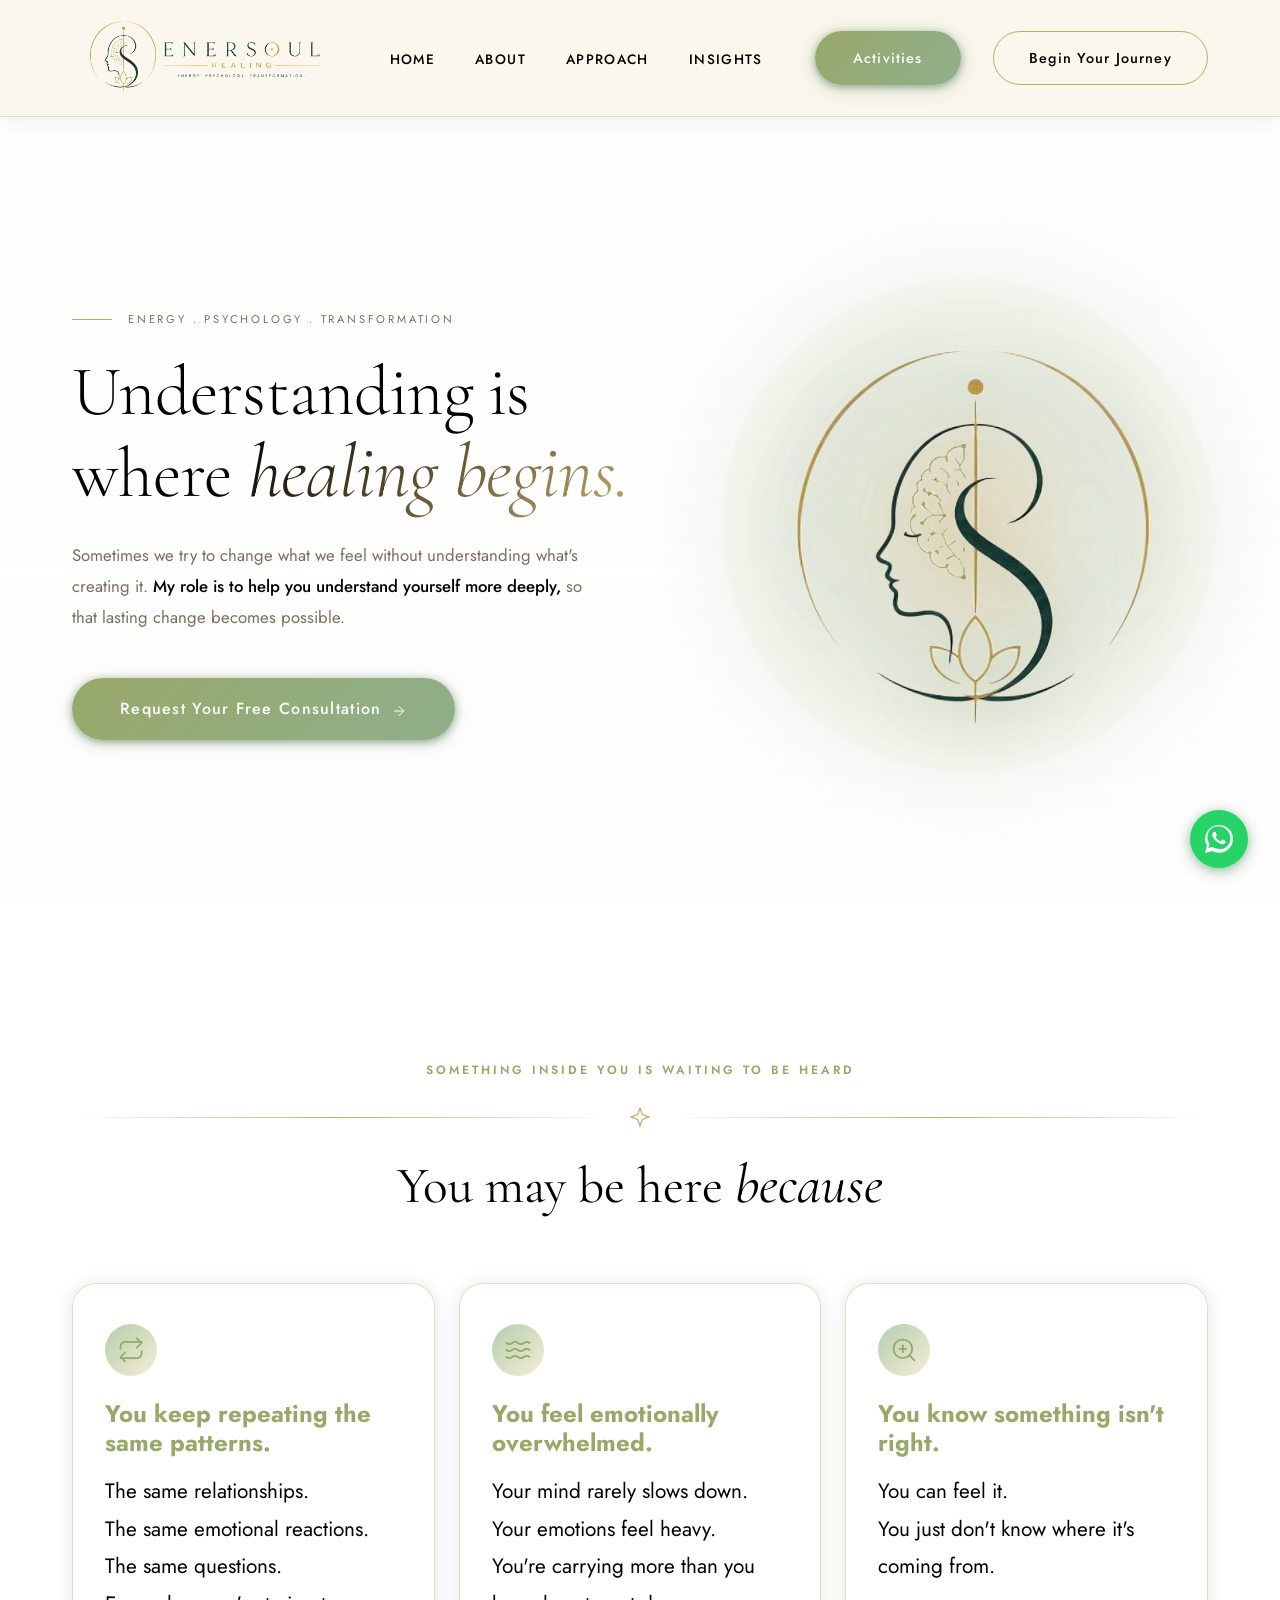
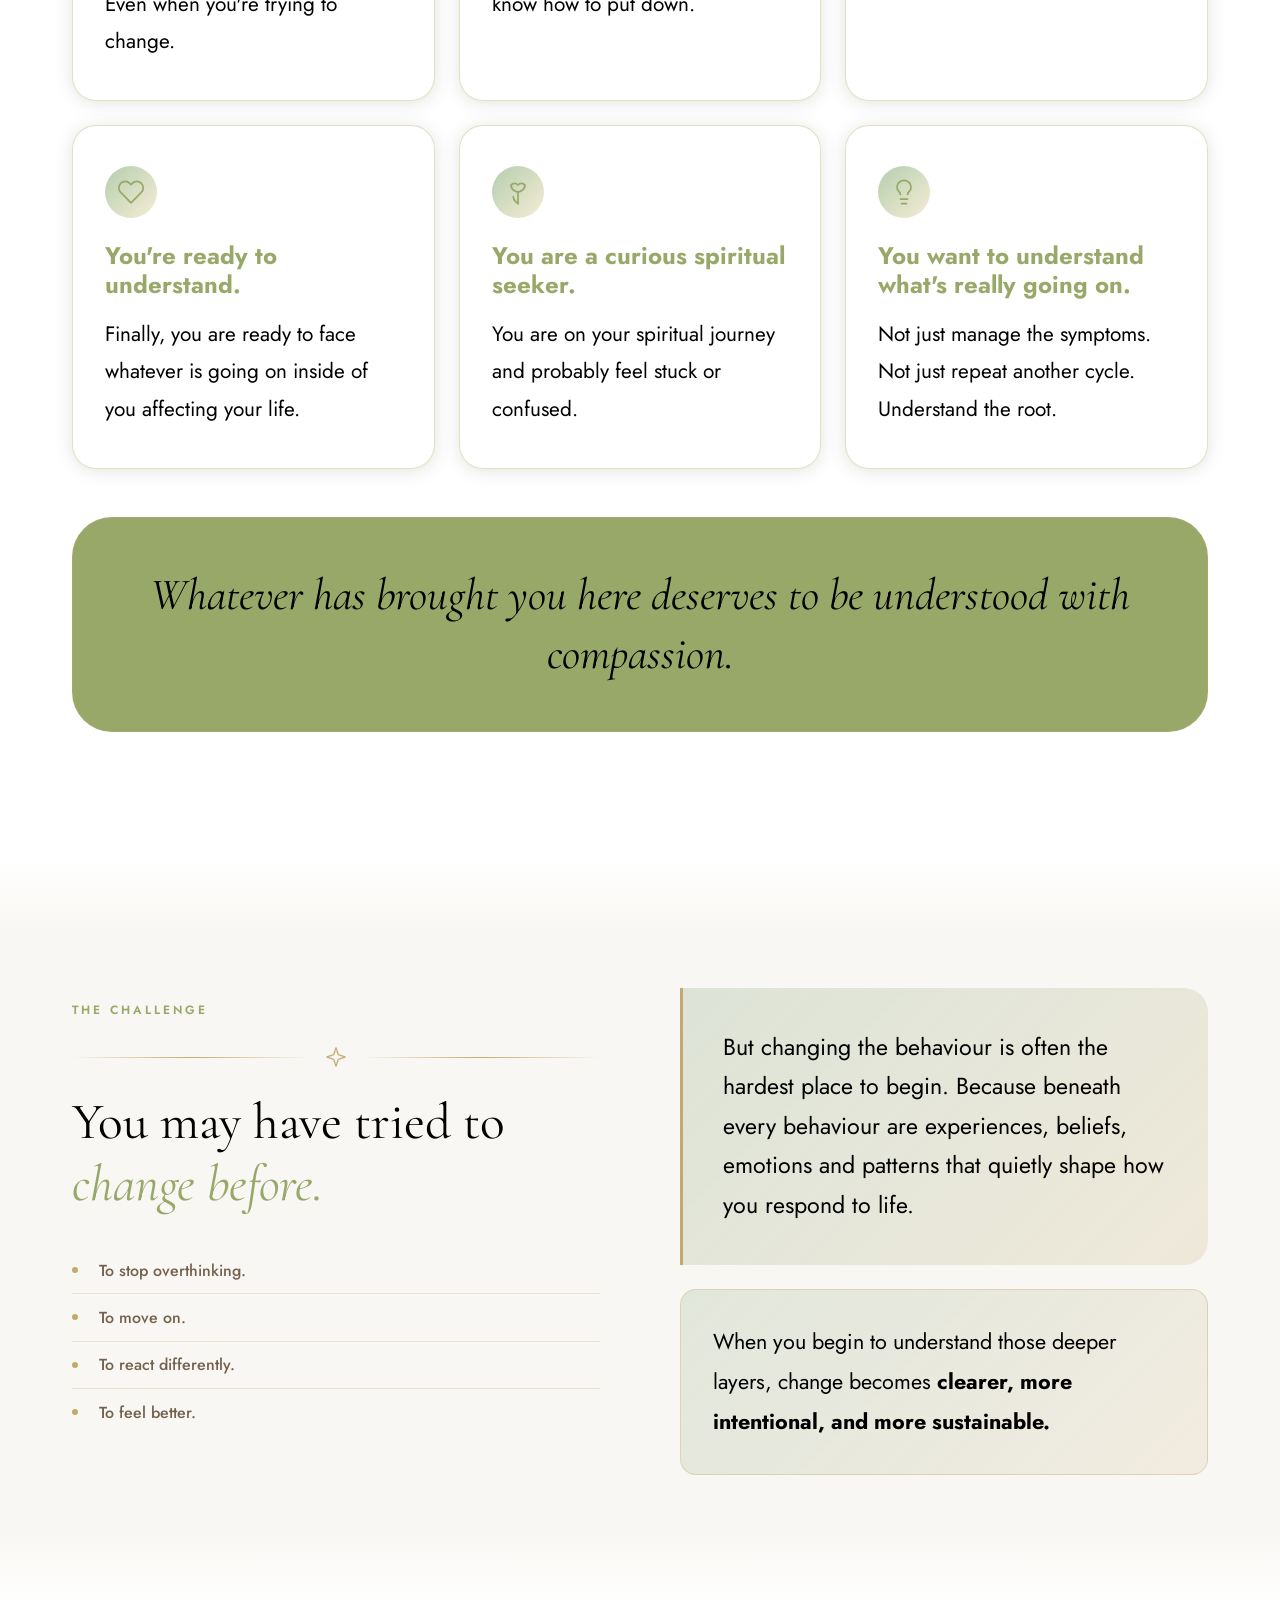
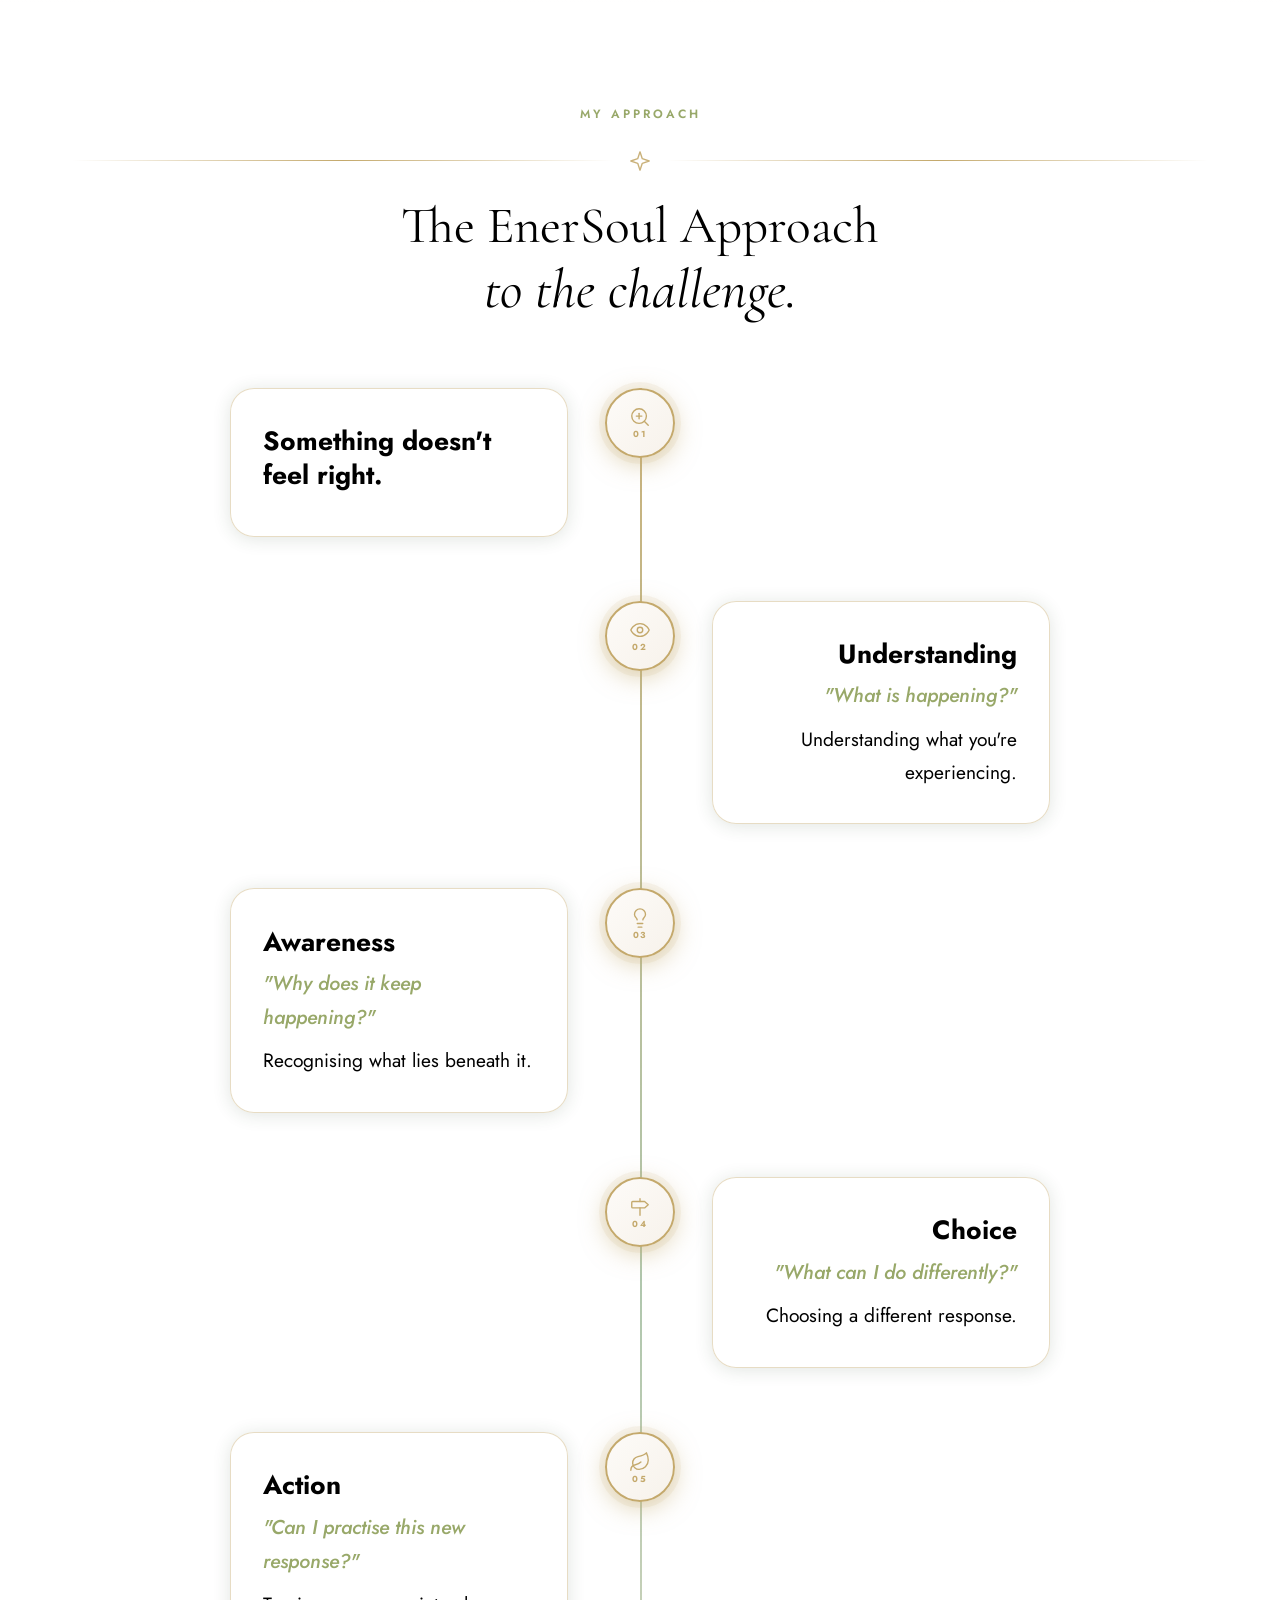
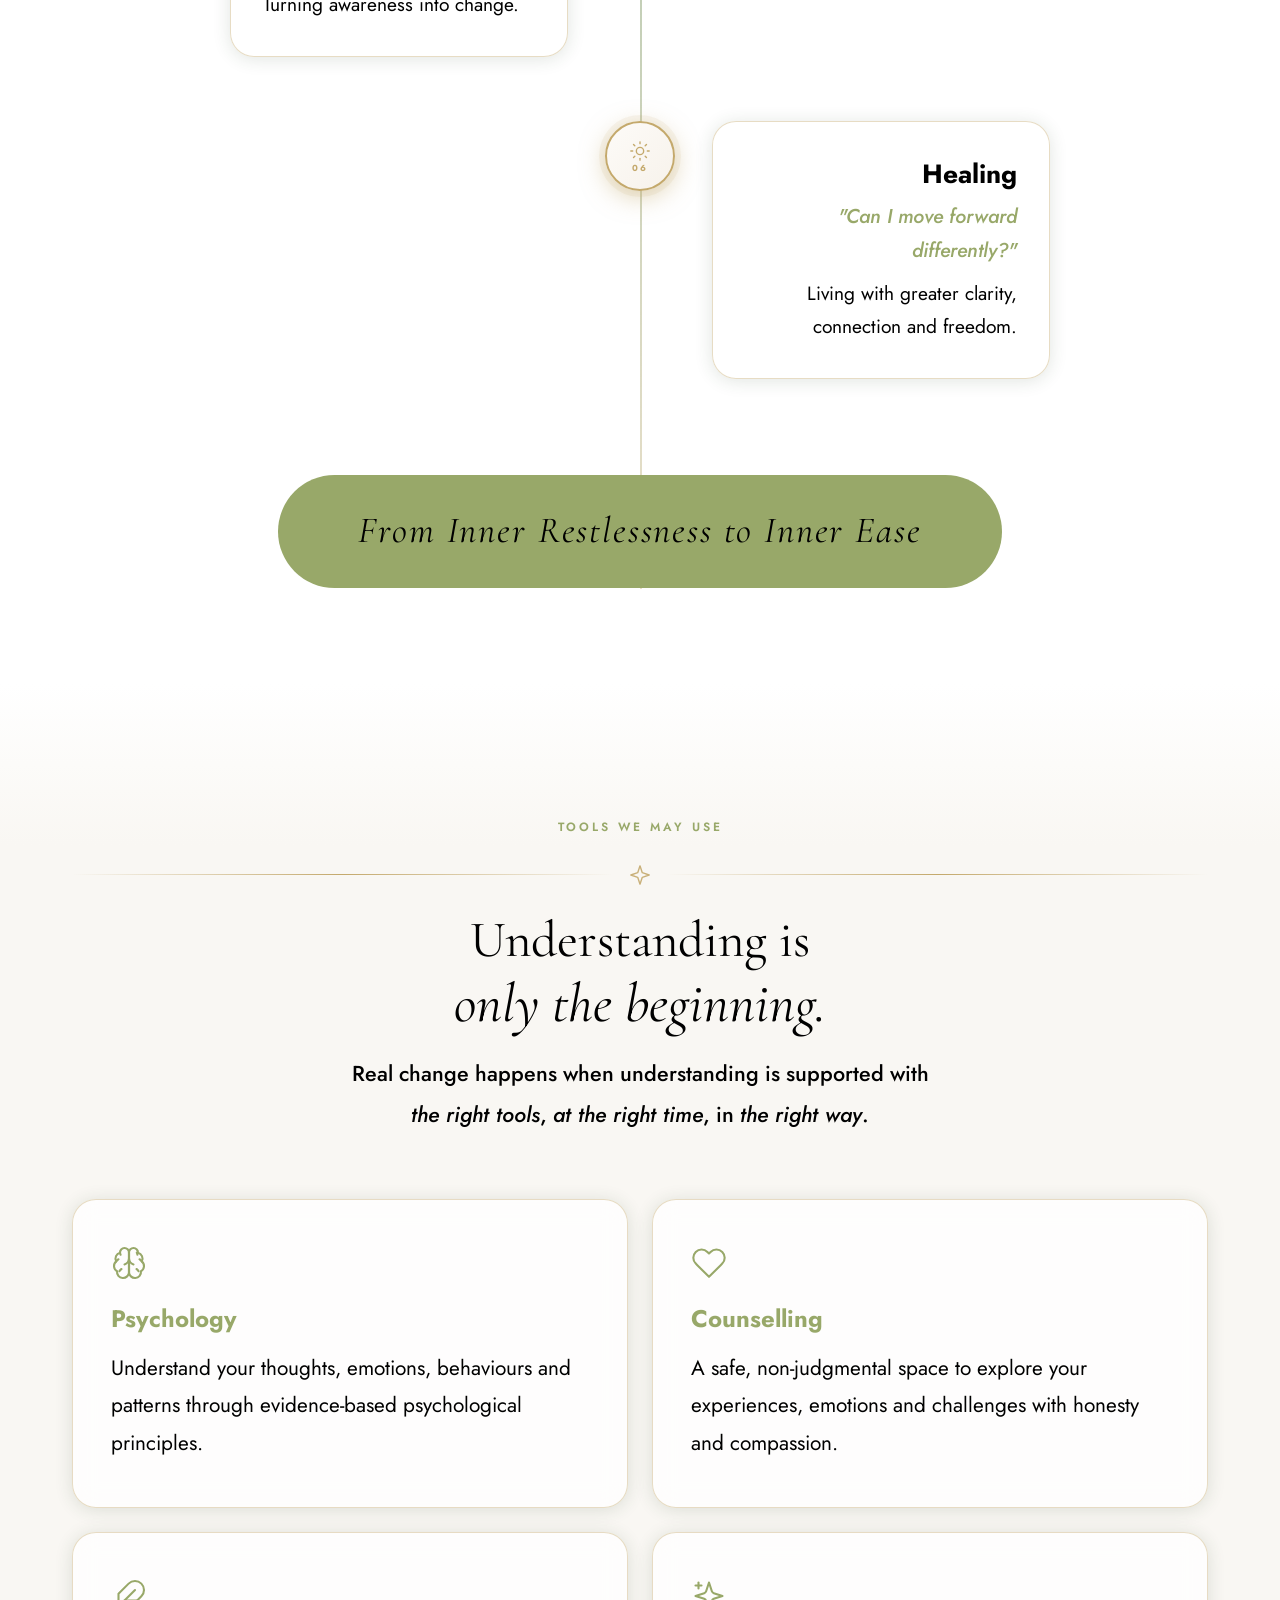
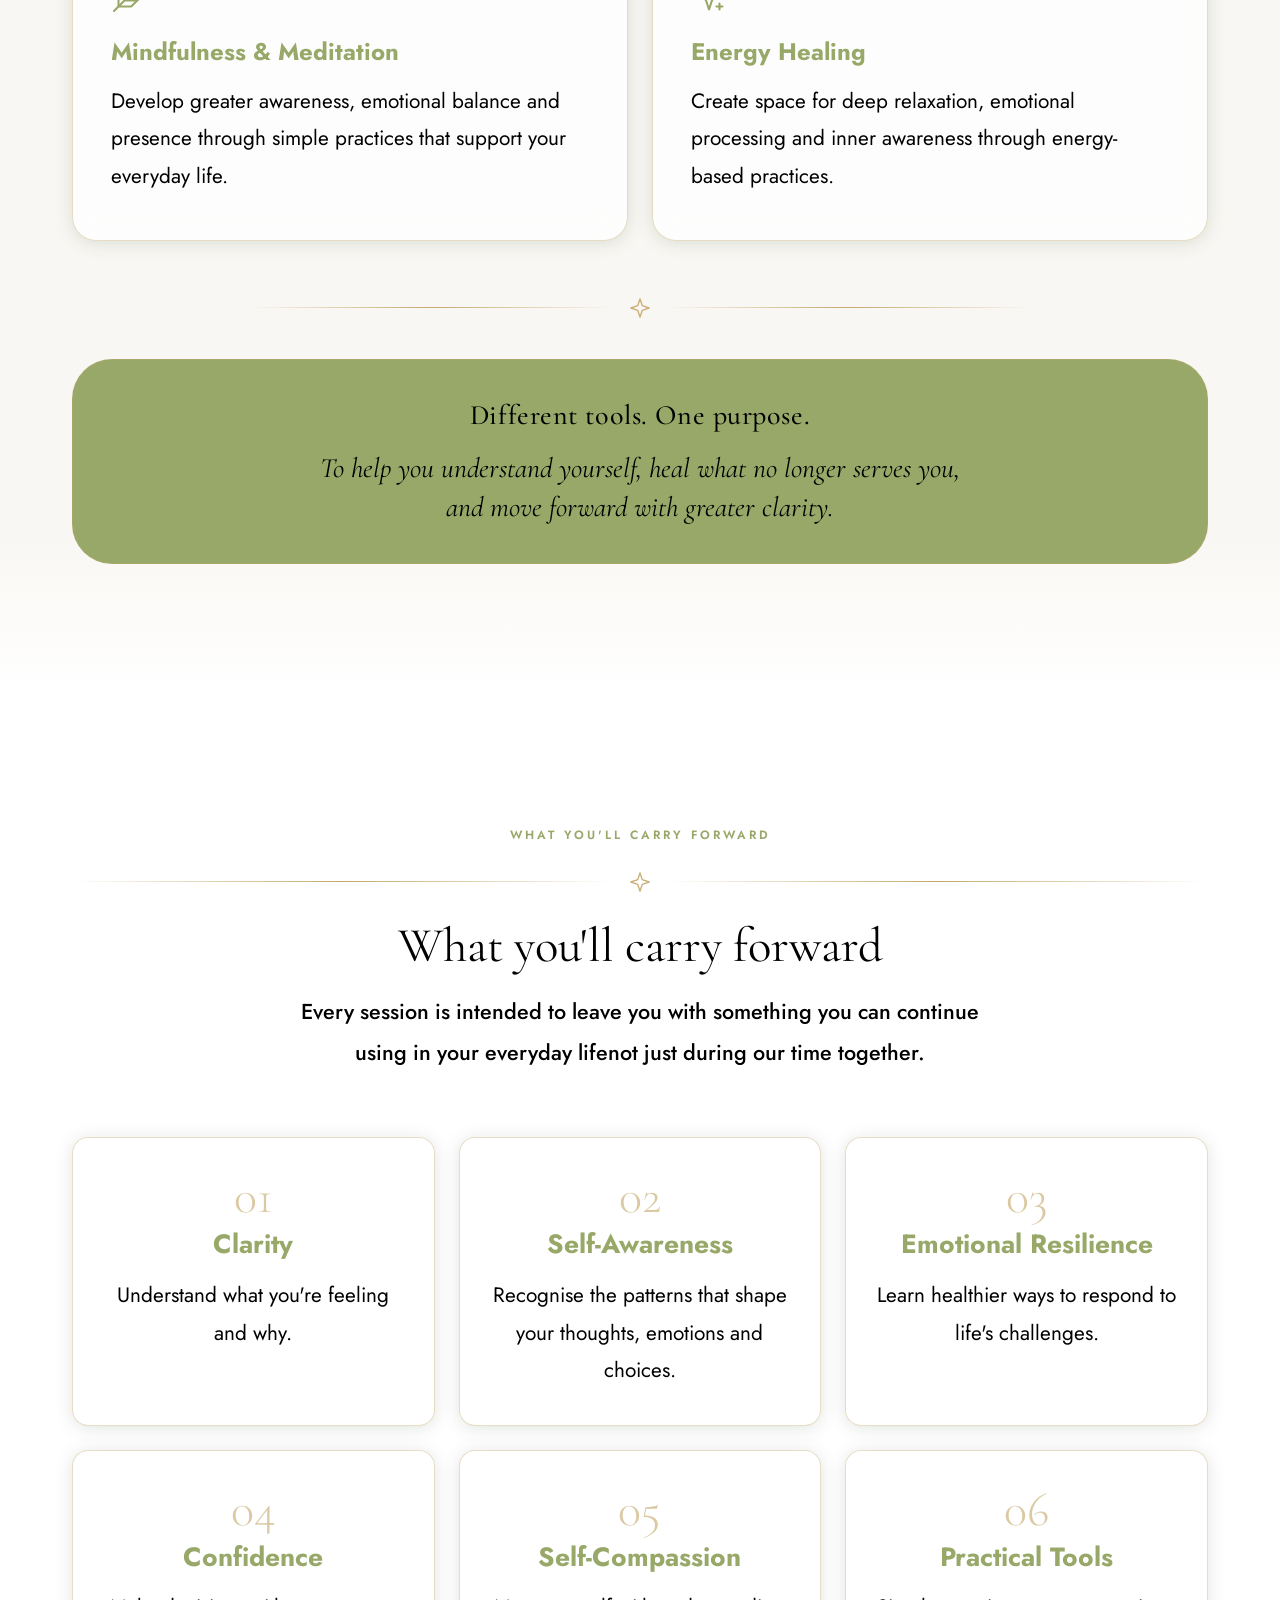
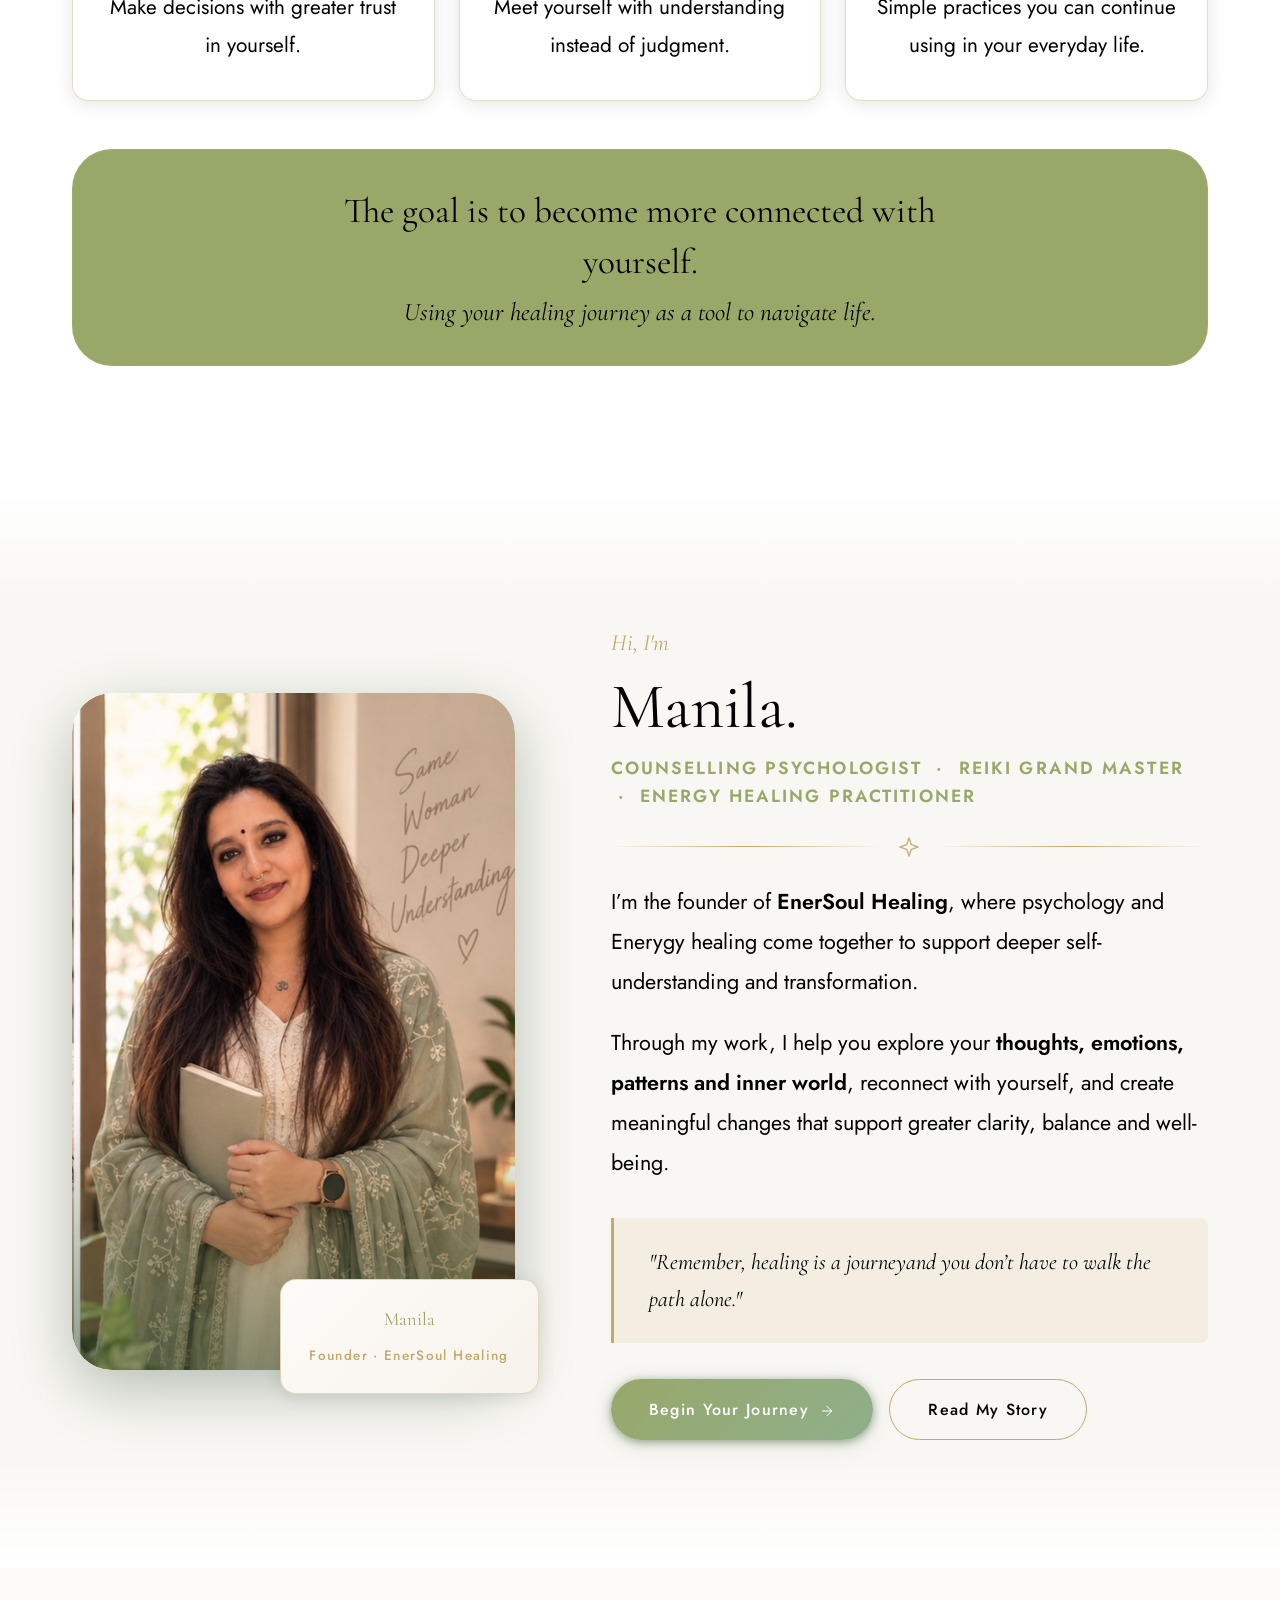
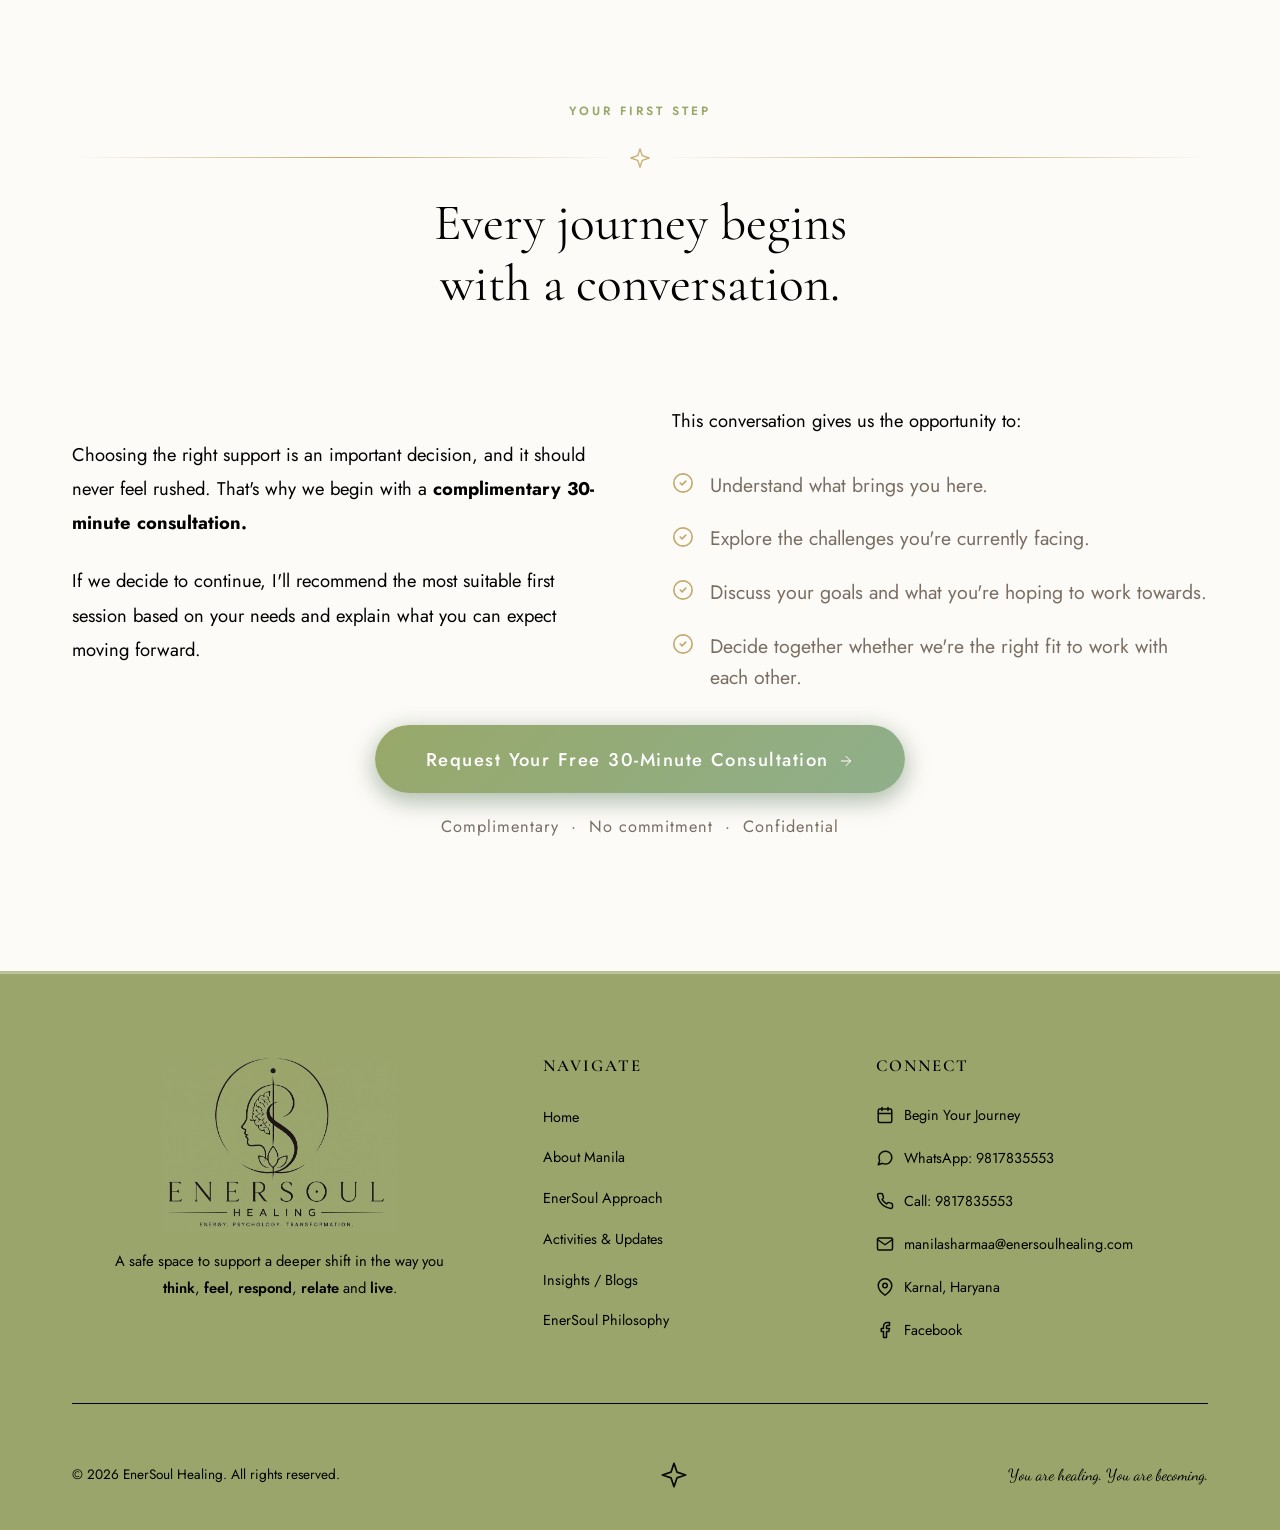
<file: index.html>
<!DOCTYPE html>
<html lang="en">

<head>
  <meta charset="UTF-8" />
  <meta name="viewport" content="width=device-width, initial-scale=1.0" />
  <meta name="description"
    content="EnerSoul Healing  Where psychology meets Enerygy healing. Counselling, energy work and mindfulness with Manila. Request your free 30-minute consultation today." />
  <meta name="keywords"
    content="Enerygy healing, counselling psychologist, emotional wellness, reiki, mindfulness, inner peace, EnerSoul Healing" />
  <meta property="og:title" content="EnerSoul Healing  Understanding is where healing begins." />
  <meta property="og:description"
    content="A holistic emotional wellness practice where psychology and energy healing come together for deeper self-understanding and transformation." />
  <title>EnerSoul Healing Understanding is where healing begins.</title>

  <link rel="icon" type="image/png" href="assets/favicon.png" />
</svg>" />

  <!-- Stylesheets -->
  <link rel="stylesheet" href="css/style.css" />
  <link rel="stylesheet" href="css/animations.css" />

  <style>
    /* ── SVG Icon System ── */
    .icon {
      display: inline-block;
      width: 1em;
      height: 1em;
      vertical-align: middle;
      fill: none;
      stroke: currentColor;
      stroke-width: 1.5;
      stroke-linecap: round;
      stroke-linejoin: round;
      flex-shrink: 0;
    }

    /* Reason icon wrapper  uses gradient fill circle */
    .reason-icon .icon {
      width: 28px;
      height: 28px;
    }

    .reason-icon {
      color: var(--sage-deep);
    }

    /* Timeline node icon */
    .timeline-node .icon {
      width: 22px;
      height: 22px;
      color: var(--gold);
    }

    /* Modality icon  larger */
    .modality-icon .icon {
      width: 36px;
      height: 36px;
      color: var(--sage-deep);
    }

    /* Pillar label icon */
    .pillar__icon {
      width: 20px;
      height: 20px;
      color: var(--gold);
      flex-shrink: 0;
    }

    /* Gold divider lotus */
    .gold-divider__lotus .icon {
      width: 22px;
      height: 22px;
      color: var(--gold);
      opacity: 0.9;
    }

    /* CTA check icon */
    .cta-check-icon .icon {
      width: 18px;
      height: 18px;
      color: var(--gold-light);
    }

    /* Footer lotus */
    .footer-lotus .icon {
      width: 28px;
      height: 28px;
      color: rgba(196, 169, 108, 0.9);
    }

    /* Button arrow */
    .btn-arrow .icon {
      width: 16px;
      height: 16px;
      transition: transform 0.3s ease;
    }

    .btn:hover .btn-arrow .icon {
      transform: translateX(5px);
    }
  </style>
</head>

<body>


  <!-- ════════════════════════════════════════
       SVG ICON SPRITE (hidden)
  ════════════════════════════════════════ -->
  <svg xmlns="http://www.w3.org/2000/svg" style="display:none" aria-hidden="true">
    <defs>

      <!-- Lotus / divider motif (changed to 4-point star) -->
      <symbol id="icon-lotus" viewBox="0 0 24 24" fill="none" stroke-linecap="round" stroke-linejoin="round">
        <path d="M12 2L14.5 9.5L22 12L14.5 14.5L12 22L9.5 14.5L2 12L9.5 9.5Z" />
      </symbol>

      <!-- Cycle / patterns (reason 1) -->
      <symbol id="icon-cycle" viewBox="0 0 24 24" fill="none" stroke-linecap="round" stroke-linejoin="round">
        <path d="M17 2l4 4-4 4" />
        <path d="M3 11V9a4 4 0 0 1 4-4h14" />
        <path d="M7 22l-4-4 4-4" />
        <path d="M21 13v2a4 4 0 0 1-4 4H3" />
      </symbol>

      <!-- Waves / overwhelm (reason 2) -->
      <symbol id="icon-waves" viewBox="0 0 24 24" fill="none" stroke-linecap="round" stroke-linejoin="round">
        <path d="M2 6c.6.5 1.2 1 2.5 1C7 7 7 5 9.5 5c2.6 0 2.4 2 5 2 2.5 0 2.5-2 5-2 1.3 0 1.9.5 2.5 1" />
        <path d="M2 12c.6.5 1.2 1 2.5 1 2.5 0 2.5-2 5-2 2.6 0 2.4 2 5 2 2.5 0 2.5-2 5-2 1.3 0 1.9.5 2.5 1" />
        <path d="M2 18c.6.5 1.2 1 2.5 1 2.5 0 2.5-2 5-2 2.6 0 2.4 2 5 2 2.5 0 2.5-2 5-2 1.3 0 1.9.5 2.5 1" />
      </symbol>

      <!-- Search / something isn't right (reason 3) -->
      <symbol id="icon-search" viewBox="0 0 24 24" fill="none" stroke-linecap="round" stroke-linejoin="round">
        <circle cx="11" cy="11" r="8" />
        <path d="m21 21-4.35-4.35" />
        <line x1="11" y1="8" x2="11" y2="14" />
        <line x1="8" y1="11" x2="14" y2="11" />
      </symbol>

      <!-- Seedling / ready to understand (reason 4) -->
      <symbol id="icon-seedling" viewBox="0 0 24 24" fill="none" stroke-linecap="round" stroke-linejoin="round">
        <path d="M12 22V12" />
        <path d="M12 12C12 12 6 11 6 6C6 6 9 3 12 6C15 3 18 6 18 6C18 11 12 12 12 12Z" />
        <path d="M12 22C12 22 8 19 8 16" />
      </symbol>

      <!-- Star / spiritual seeker (reason 5) -->
      <symbol id="icon-star" viewBox="0 0 24 24" fill="none" stroke-linecap="round" stroke-linejoin="round">
        <polygon
          points="12 2 15.09 8.26 22 9.27 17 14.14 18.18 21.02 12 17.77 5.82 21.02 7 14.14 2 9.27 8.91 8.26 12 2" />
      </symbol>

      <!-- Eye / understanding (timeline 1) -->
      <symbol id="icon-eye" viewBox="0 0 24 24" fill="none" stroke-linecap="round" stroke-linejoin="round">
        <path d="M2 12s3-7 10-7 10 7 10 7-3 7-10 7-10-7-10-7Z" />
        <circle cx="12" cy="12" r="3" />
      </symbol>

      <!-- Lightbulb / awareness (timeline 2) -->
      <symbol id="icon-bulb" viewBox="0 0 24 24" fill="none" stroke-linecap="round" stroke-linejoin="round">
        <path d="M9 18h6" />
        <path d="M10 22h4" />
        <path
          d="M15.09 14c.18-.98.65-1.74 1.41-2.5A4.65 4.65 0 0 0 18 8 6 6 0 0 0 6 8c0 1 .23 2.23 1.5 3.5A4.61 4.61 0 0 1 8.91 14" />
      </symbol>

      <!-- Milestone / choice (timeline 3) -->
      <symbol id="icon-branch" viewBox="0 0 24 24" fill="none" stroke-linecap="round" stroke-linejoin="round">
        <path d="M12 13v8" />
        <path d="M12 3v3" />
        <path d="M4 6a1 1 0 0 0-1 1v5a1 1 0 0 0 1 1h13l4-3.5L17 6Z" />
      </symbol>

      <!-- Leaf / action (timeline 4) -->
      <symbol id="icon-leaf" viewBox="0 0 24 24" fill="none" stroke-linecap="round" stroke-linejoin="round">
        <path d="M11 20A7 7 0 0 1 9.8 6.1C15.5 5 17 4.48 19 2c1 2 2 4.18 2 8 0 5.5-4.78 10-10 10Z" />
        <path d="M2 21c0-3 1.85-5.36 5.08-6C9.5 14.52 12 13 13 12" />
      </symbol>

      <!-- Sun / healing (timeline 5) -->
      <symbol id="icon-healing" viewBox="0 0 24 24" fill="none" stroke-linecap="round" stroke-linejoin="round">
        <circle cx="12" cy="12" r="4" />
        <path d="M12 2v2" />
        <path d="M12 20v2" />
        <path d="m4.93 4.93 1.41 1.41" />
        <path d="m17.66 17.66 1.41 1.41" />
        <path d="M2 12h2" />
        <path d="M20 12h2" />
        <path d="m6.34 17.66-1.41 1.41" />
        <path d="m19.07 4.93-1.41 1.41" />
      </symbol>

      <!-- Brain / psychology (modality 1) -->
      <symbol id="icon-brain" viewBox="0 0 24 24" fill="none" stroke-linecap="round" stroke-linejoin="round">
        <path d="M12 5a3 3 0 1 0-5.997.125 4 4 0 0 0-2.526 5.77 4 4 0 0 0 .556 6.588A4 4 0 1 0 12 18Z" />
        <path d="M12 5a3 3 0 1 1 5.997.125 4 4 0 0 1 2.526 5.77 4 4 0 0 1-.556 6.588A4 4 0 1 1 12 18Z" />
        <path d="M15 13a4.5 4.5 0 0 1-3-4 4.5 4.5 0 0 1-3 4" />
        <path d="M17.6 6.5a3 3 0 0 0-.4-1.4" />
        <path d="M6 5.1a3 3 0 0 0 .4 1.4" />
        <path d="M3.5 10.9A4 4 0 0 1 5 9.5" />
        <path d="M20.5 10.9A4 4 0 0 0 19 9.5" />
        <path d="M5.6 17.5A4 4 0 0 1 7 16" />
        <path d="M18.4 17.5A4 4 0 0 0 17 16" />
        <path d="M12 5v13" />
      </symbol>

      <!-- Heart-hands / counselling (modality 2) -->
      <symbol id="icon-heart" viewBox="0 0 24 24" fill="none" stroke-linecap="round" stroke-linejoin="round">
        <path
          d="M20.84 4.61a5.5 5.5 0 0 0-7.78 0L12 5.67l-1.06-1.06a5.5 5.5 0 0 0-7.78 7.78l1.06 1.06L12 21.23l7.78-7.78 1.06-1.06a5.5 5.5 0 0 0 0-7.78z" />
      </symbol>

      <!-- Feather / mindfulness (modality 3) -->
      <symbol id="icon-feather" viewBox="0 0 24 24" fill="none" stroke-linecap="round" stroke-linejoin="round">
        <path d="M20.24 12.24a6 6 0 0 0-8.49-8.49L5 10.5V19h8.5z" />
        <line x1="16" y1="8" x2="2" y2="22" />
        <line x1="17.5" y1="15" x2="9" y2="15" />
      </symbol>

      <!-- Zap / energy healing (modality 4) -->
      <symbol id="icon-zap" viewBox="0 0 24 24" fill="none" stroke-linecap="round" stroke-linejoin="round">
        <path d="M13 2 3 14h9l-1 8 10-12h-9l1-8z" />
      </symbol>

      <!-- Circle-dot / Mind pillar -->
      <symbol id="icon-mind" viewBox="0 0 24 24" fill="none" stroke-linecap="round" stroke-linejoin="round">
        <circle cx="12" cy="12" r="10" />
        <path d="M12 6v6l4 2" />
      </symbol>

      <!-- Ripple / Emotion pillar -->
      <symbol id="icon-emotion" viewBox="0 0 24 24" fill="none" stroke-linecap="round" stroke-linejoin="round">
        <circle cx="12" cy="12" r="4" />
        <path d="M12 2a10 10 0 0 1 0 20" />
        <path d="M12 2a10 10 0 0 0 0 20" />
      </symbol>

      <!-- Sparkles / Energy pillar -->
      <symbol id="icon-sparkles" viewBox="0 0 24 24" fill="none" stroke-linecap="round" stroke-linejoin="round">
        <path
          d="m12 3-1.912 5.813a2 2 0 0 1-1.275 1.275L3 12l5.813 1.912a2 2 0 0 1 1.275 1.275L12 21l1.912-5.813a2 2 0 0 1 1.275-1.275L21 12l-5.813-1.912a2 2 0 0 1-1.275-1.275L12 3Z" />
        <path d="M5 3v4" />
        <path d="M19 17v4" />
        <path d="M3 5h4" />
        <path d="M17 19h4" />
      </symbol>

      <!-- Moon / Subconscious pillar -->
      <symbol id="icon-moon" viewBox="0 0 24 24" fill="none" stroke-linecap="round" stroke-linejoin="round">
        <path d="M12 3a6 6 0 0 0 9 9 9 9 0 1 1-9-9Z" />
      </symbol>

      <!-- Infinity / Soul pillar -->
      <symbol id="icon-infinity" viewBox="0 0 24 24" fill="none" stroke-linecap="round" stroke-linejoin="round">
        <path d="M12 12c-2-2.5-4-4-6-4a4 4 0 0 0 0 8c2 0 4-1.5 6-4z" />
        <path d="M12 12c2 2.5 4 4 6 4a4 4 0 0 0 0-8c-2 0-4 1.5-6 4z" />
      </symbol>

      <!-- Check / CTA list -->
      <symbol id="icon-check" viewBox="0 0 24 24" fill="none" stroke-linecap="round" stroke-linejoin="round">
        <circle cx="12" cy="12" r="10" />
        <polyline points="9 12 11 14 15 10" />
      </symbol>

      <!-- Arrow right / buttons -->
      <symbol id="icon-arrow" viewBox="0 0 24 24" fill="none" stroke-linecap="round" stroke-linejoin="round">
        <line x1="5" y1="12" x2="19" y2="12" />
        <polyline points="12 5 19 12 12 19" />
      </symbol>

    </defs>
  </svg>

  <!-- ════════════════════════════════════════
       NAVIGATION
  ════════════════════════════════════════ -->
  <nav id="navbar" role="navigation" aria-label="Main navigation">
    <div class="container nav-inner">

      <a href="index.html" class="nav-logo" aria-label="EnerSoul Healing home">
        <img src="assets/nav_logo.jpg" alt="EnerSoul Healing Logo" class="nav-logo__img" />
      </a>

      <ul class="nav-links" role="list">
        <li><a href="index.html">Home</a></li>
        <li><a href="about.html">About</a></li>
        <li><a href="index.html#section-Approach">Approach</a></li>
        <li><a href="blog.html">Insights</a></li>
      </ul>

      <div class="nav-cta">
        <a href="updates.html" class="btn btn--gold" style="margin-right: 1rem;">Activities</a>
        <a href="index.html#section-cta" class="btn btn--outline" id="nav-book-btn">Begin Your Journey</a>
      </div>

      <!-- Mobile toggle -->
      <button class="nav-toggle" id="nav-toggle" aria-label="Open menu" aria-expanded="false">
        <span></span><span></span><span></span>
      </button>
    </div>
  </nav>

  <!-- Mobile Menu -->
  <div class="mobile-menu" id="mobile-menu" role="dialog" aria-modal="true" aria-label="Mobile navigation">
    <a href="index.html">Home</a>
    <a href="about.html">About</a>
    <a href="index.html#section-Approach">Approach</a>
    <a href="blog.html">Insights</a>
    <a href="about.html#section-philosophy">Philosophy</a>
    <a href="updates.html" class="btn btn--gold" style="margin-top:1rem;">Activities</a>
    <a href="index.html#section-cta" class="btn btn--primary" style="margin-top:1rem;">Begin Your Journey</a>
  </div>

  <!-- ════════════════════════════════════════
       HERO  SECTION 1
  ════════════════════════════════════════ -->
  <section id="hero" aria-label="Hero section">

    <div class="hero-bg" aria-hidden="true"></div>

    <!-- Geometric corner accents -->
    <!-- <svg class="geo-accent geo-accent--tl" width="180" height="180" viewBox="0 0 180 180" fill="none"
      aria-hidden="true">
      <circle cx="20" cy="20" r="2" fill="#C4A96C" opacity="0.72" />
      <circle cx="50" cy="15" r="1.5" fill="#8FAF8B" opacity="0.9" />
      <circle cx="15" cy="55" r="1.5" fill="#8FAF8B" opacity="0.72" />
      <circle cx="80" cy="25" r="1" fill="#C4A96C" opacity="0.63" />
      <line x1="30" y1="60" x2="90" y2="10" stroke="#C4A96C" stroke-width="0.6" opacity="0.45" />
      <line x1="10" y1="80" x2="60" y2="10" stroke="#8FAF8B" stroke-width="0.6" opacity="0.45" />
      <path d="M40 40 L46 34 L52 40 L46 46Z" stroke="#C4A96C" stroke-width="0.7" fill="none" opacity="0.54" />
    </svg> -->

    <!-- <svg class="geo-accent geo-accent--br" width="180" height="180" viewBox="0 0 180 180" fill="none"
      aria-hidden="true">
      <circle cx="160" cy="160" r="2" fill="#C4A96C" opacity="0.72" />
      <circle cx="130" cy="165" r="1.5" fill="#8FAF8B" opacity="0.9" />
      <circle cx="165" cy="125" r="1.5" fill="#8FAF8B" opacity="0.72" />
      <circle cx="100" cy="155" r="1" fill="#C4A96C" opacity="0.63" />
      <line x1="150" y1="120" x2="90" y2="170" stroke="#C4A96C" stroke-width="0.6" opacity="0.45" />
      <path d="M134 134 L140 128 L146 134 L140 140Z" stroke="#C4A96C" stroke-width="0.7" fill="none" opacity="0.54" />
    </svg> -->

    <div class="container">
      <div class="hero-split">

        <!-- Left: text content -->
        <div class="hero-content">
          <div class="hero-eyebrow">
            <span class="hero-eyebrow__line"></span>
            <span
              style="font-size:0.7rem;letter-spacing:0.25em;text-transform:uppercase;color:var(--taupe);font-family:var(--font-body);">ENERGY
              . Psychology . TRANSFORMATION</span>
          </div>
          <h1 class="hero-heading">
            Understanding is<br />
            where <em>healing begins.</em>
          </h1>

          <p class="hero-subheading">
            Sometimes we try to change what we feel without understanding what's creating it.
            <strong>My role is to help you understand yourself more deeply,</strong>
            so that lasting change becomes possible.
          </p>

          <div class="hero-actions">
            <a href="https://wa.me/919817835553?text=Hi%20Manila%2C%20I%20came%20across%20EnerSoul%20Healing%20and%20would%20like%20to%20request%20my%20first%20complimentary%2030-minute%20consultation.%20I%E2%80%99d%20love%20to%20have%20a%20conversation%20about%20what%20I%E2%80%99m%20currently%20experiencing%20and%20understand%20how%20we%20can%20work%20together."
              target="_blank" class="btn btn--gold btn--lg" id="hero-cta-primary">
              Request Your Free Consultation
              <span class="btn-arrow"><svg class="icon">
                  <use href="#icon-arrow" />
                </svg></span>
            </a>
            <!-- <a href="#section-reasons" class="btn btn--outline" id="hero-cta-secondary">
              Begin Your Journey
            </a> -->
          </div>
        </div>

        <!-- Right: hero emblem image with transparent bg -->
        <div class="hero-image-wrap hero-video-wrap" aria-hidden="true">
          <!-- Ambient halo background -->
          <div
            style="position:absolute;inset:-20%;border-radius:50%;background:radial-gradient(ellipse at 50% 50%, rgba(196,169,108,0.18) 0%, rgba(143,175,139,0.12) 45%, transparent 72%);z-index:0;pointer-events:none;">
          </div>

          <div class="hero-video-ring hero-video-ring--outer"></div>
          <div class="hero-video-ring hero-video-ring--inner"></div>

          <!-- Hero Image with transparent background -->
          <img id="hero-emblem-img" src="assets/Hero_Img2.jpg" alt="EnerSoul Healing Emblem" class="hero-image" />

          <div class="hero-video-glow"></div>
        </div>

      </div>
    </div>


  </section>

  <!-- ════════════════════════════════════════
       YOU MAY BE HERE  SECTION 2
  ════════════════════════════════════════ -->
  <section id="section-reasons" aria-label="Why you may be here">

    <!-- Sacred geometry: concentric rings top-right -->
    <!-- <svg class="section-decor section-decor--tr" width="260" height="260" viewBox="0 0 260 260" fill="none"
      aria-hidden="true">
      <circle cx="230" cy="30" r="80" stroke="#C4A96C" stroke-width="0.6" opacity="0.32" />
      <circle cx="230" cy="30" r="55" stroke="#8FAF8B" stroke-width="0.6" opacity="0.32" />
      <circle cx="230" cy="30" r="32" stroke="#C4A96C" stroke-width="0.8" opacity="0.27" />
       diamond node -->
    <path d="M228 28 L232 24 L236 28 L232 32Z" stroke="#C4A96C" stroke-width="0.8" fill="none" opacity="0.63" />
    <!-- radiating lines -->
    <line x1="230" y1="30" x2="170" y2="90" stroke="#C4A96C" stroke-width="0.5" opacity="0.22" />
    <line x1="230" y1="30" x2="260" y2="80" stroke="#8FAF8B" stroke-width="0.5" opacity="0.22" />
    </svg>

    <!-- Dot cluster bottom-left -->
    <!-- <svg class="section-decor section-decor--bl" width="180" height="180" viewBox="0 0 180 180" fill="none"
      aria-hidden="true">
      <circle cx="30" cy="150" r="2.5" fill="#8FAF8B" opacity="0.45" />
      <circle cx="55" cy="160" r="1.8" fill="#C4A96C" opacity="0.36" />
      <circle cx="20" cy="125" r="1.5" fill="#8FAF8B" opacity="0.32" />
      <circle cx="75" cy="155" r="1.2" fill="#C4A96C" opacity="0.32" />
      <circle cx="45" cy="140" r="1" fill="#8FAF8B" opacity="0.27" />
      <line x1="30" y1="150" x2="75" y2="130" stroke="#C4A96C" stroke-width="0.5" opacity="0.22" />
    </svg> -->

    <div class="container">

      <div class="section-header reveal">
        <span class="section-label">Something inside you is waiting to be heard</span>
        <div class="gold-divider" aria-hidden="true">
          <span class="gold-divider__lotus"><svg class="icon">
              <use href="#icon-lotus" />
            </svg></span>
        </div>
        <h2>You may be here <em>because</em></h2>
      </div>

      <div class="reasons-grid stagger-children">

        <div class="reason-card" id="reason-card-1">
          <div class="reason-icon" aria-hidden="true">
            <svg class="icon">
              <use href="#icon-cycle" />
            </svg>
          </div>
          <h3>You keep repeating the same patterns.</h3>
          <p>The same relationships.<br />
            The same emotional reactions.<br />
            The same questions.<br />
            Even when you're trying to change.</p>
        </div>

        <div class="reason-card" id="reason-card-2">
          <div class="reason-icon" aria-hidden="true">
            <svg class="icon">
              <use href="#icon-waves" />
            </svg>
          </div>
          <h3>You feel emotionally overwhelmed.</h3>
          <p>Your mind rarely slows down.<br />
            Your emotions feel heavy.<br />
            You're carrying more than you know how to put down.</p>
        </div>

        <div class="reason-card" id="reason-card-3">
          <div class="reason-icon" aria-hidden="true">
            <svg class="icon">
              <use href="#icon-search" />
            </svg>
          </div>
          <h3>You know something isn't right.</h3>
          <p>You can feel it.<br />
            You just don't know where it's coming from.</p>
        </div>

        <div class="reason-card" id="reason-card-4">
          <div class="reason-icon" aria-hidden="true">
            <svg class="icon">
              <use href="#icon-heart" />
            </svg>
          </div>
          <h3>You're ready to understand.</h3>
          <p>Finally, you are ready to face whatever is going on inside of you affecting your life.</p>
        </div>

        <div class="reason-card" id="reason-card-5">
          <div class="reason-icon" aria-hidden="true">
            <svg class="icon">
              <use href="#icon-seedling" />
            </svg>
          </div>
          <h3>You are a curious spiritual seeker.</h3>
          <p>You are on your spiritual journey and probably feel stuck or confused.</p>
        </div>

        <div class="reason-card" id="reason-card-6">
          <div class="reason-icon" aria-hidden="true">
            <svg class="icon">
              <use href="#icon-bulb" />
            </svg>
          </div>
          <h3>You want to understand what's really going on.</h3>
          <p>Not just manage the symptoms. Not just repeat another cycle. Understand the root.</p>
        </div>

      </div>

      <div class="reasons-bottom reveal">
        <p>Whatever has brought you here deserves to be understood with <em>compassion.</em></p>
      </div>

    </div>
  </section>

  <!-- ════════════════════════════════════════
       CHANGE NARRATIVE  SECTION 3
  ════════════════════════════════════════ -->
  <section id="section-change" aria-label="Understanding change">

    <!-- Arc path + diamond nodes left side -->
    <!-- <svg class="section-decor section-decor--cl" width="120" height="300" viewBox="0 0 120 300" fill="none"
      aria-hidden="true">
      <path d="M10,280 Q80,200 20,150 Q-30,100 60,30" stroke="#C4A96C" stroke-width="0.8" fill="none" opacity="0.29" />
      <path d="M8 150 L14 144 L20 150 L14 156Z" stroke="#C4A96C" stroke-width="0.7" fill="rgba(196,169,108,0.14)"
        opacity="0.72" />
      <path d="M58 30 L63 25 L68 30 L63 35Z" stroke="#8FAF8B" stroke-width="0.7" fill="none" opacity="0.63" />
      <circle cx="14" cy="150" r="18" stroke="#8FAF8B" stroke-width="0.5" opacity="0.22" />
    </svg> -->

    <!-- Concentric partial rings right -->
    <!-- <svg class="section-decor section-decor--cr" width="140" height="280" viewBox="0 0 140 280" fill="none"
      aria-hidden="true">
      <circle cx="140" cy="140" r="90" stroke="#8FAF8B" stroke-width="0.6" stroke-dasharray="4 8" opacity="0.27" />
      <circle cx="140" cy="140" r="60" stroke="#C4A96C" stroke-width="0.6" stroke-dasharray="3 7" opacity="0.23" />
      <circle cx="140" cy="140" r="35" stroke="#8FAF8B" stroke-width="0.8" opacity="0.22" />
      <path d="M138 138 L142 134 L146 138 L142 142Z" stroke="#C4A96C" stroke-width="0.8" fill="none" opacity="0.54" />
    </svg> -->

    <div class="container">
      <div class="change-grid">

        <div class="change-left reveal reveal--left">
          <span class="section-label">The Challenge</span>
          <div class="gold-divider" aria-hidden="true">
            <span class="gold-divider__lotus"><svg class="icon">
                <use href="#icon-lotus" />
              </svg></span>
          </div>
          <h2>You may have tried to <span>change before.</span></h2>

          <ul class="change-list" role="list">
            <li><span class="change-list__dot" aria-hidden="true"></span>To stop overthinking.</li>
            <li><span class="change-list__dot" aria-hidden="true"></span>To move on.</li>
            <li><span class="change-list__dot" aria-hidden="true"></span>To react differently.</li>
            <li><span class="change-list__dot" aria-hidden="true"></span>To feel better.</li>
          </ul>
        </div>

        <div class="change-right reveal reveal--right">
          <div class="change-quote">
            <p>But changing the behaviour is often the hardest place to begin. Because beneath every behaviour are
              experiences, beliefs, emotions and patterns that quietly shape how you respond to life.</p>
          </div>
          <div
            style="margin-top: 1.5rem; padding: 2rem; background: linear-gradient(135deg, rgba(143,175,139,0.22), rgba(196,169,108,0.14)); border-radius: 16px; border: 1px solid rgba(196,169,108,0.36);">
            <p style="font-size: 1.35rem; color: var(--forest); margin: 0;">
              When you begin to understand those deeper layers, change becomes <strong>clearer, more intentional, and
                more sustainable.</strong>
            </p>
          </div>
        </div>

      </div>
    </div>
  </section>

  <!-- ════════════════════════════════════════
       Approach TIMELINE  SECTION 4
  ════════════════════════════════════════ -->
  <section id="section-Approach" aria-label="My Approach">

    <!-- Radiating lines top-right (like logo energy lines) -->
    <!-- <svg class="section-decor section-decor--tr" width="200" height="200" viewBox="0 0 200 200" fill="none"
      aria-hidden="true">
      <circle cx="200" cy="0" r="3" fill="#C4A96C" opacity="0.54" />
      <line x1="200" y1="0" x2="100" y2="120" stroke="#C4A96C" stroke-width="0.6" opacity="0.25" />
      <line x1="200" y1="0" x2="130" y2="150" stroke="#8FAF8B" stroke-width="0.6" opacity="0.23" />
      <line x1="200" y1="0" x2="160" y2="160" stroke="#C4A96C" stroke-width="0.5" opacity="0.2" />
      <line x1="200" y1="0" x2="80" y2="90" stroke="#8FAF8B" stroke-width="0.5" opacity="0.2" />
      <line x1="200" y1="0" x2="50" y2="60" stroke="#C4A96C" stroke-width="0.4" opacity="0.16" />
      <circle cx="200" cy="0" r="40" stroke="#C4A96C" stroke-width="0.5" opacity="0.18" />
      <circle cx="200" cy="0" r="75" stroke="#8FAF8B" stroke-width="0.5" opacity="0.16" />
       diamond at midpoint -->
    <path d="M148 52 L153 47 L158 52 L153 57Z" stroke="#C4A96C" stroke-width="0.7" fill="none" opacity="0.5" />
    </svg>

    <!-- Small dot grid bottom-left -->
    <!-- <svg class="section-decor section-decor--bl" width="160" height="160" viewBox="0 0 160 160" fill="none"
      aria-hidden="true">
      <circle cx="20" cy="140" r="2" fill="#8FAF8B" opacity="0.4" />
      <circle cx="40" cy="148" r="1.5" fill="#C4A96C" opacity="0.32" />
      <circle cx="60" cy="142" r="1.5" fill="#8FAF8B" opacity="0.29" />
      <circle cx="25" cy="125" r="1.2" fill="#C4A96C" opacity="0.25" />
      <circle cx="50" cy="130" r="1" fill="#8FAF8B" opacity="0.23" />
      <circle cx="75" cy="150" r="1" fill="#C4A96C" opacity="0.23" />
    </svg> -->

    <div class="container">

      <div class="section-header reveal">
        <span class="section-label">My Approach</span>
        <div class="gold-divider" aria-hidden="true">
          <span class="gold-divider__lotus"><svg class="icon">
              <use href="#icon-lotus" />
            </svg></span>
        </div>
        <h2>The EnerSoul Approach<br /><em>to the challenge.</em></h2>
      </div>

      <div class="timeline" role="list">

        <div class="timeline-item" role="listitem" id="timeline-1">
          <div class="timeline-node" aria-hidden="true">
            <svg class="icon">
              <use href="#icon-search" />
            </svg>
            <div class="timeline-node-label">01</div>
          </div>
          <div class="timeline-content">
            <h3>Something doesn't feel right.</h3>
          </div>
        </div>

        <div class="timeline-item" role="listitem" id="timeline-2">
          <div class="timeline-node" aria-hidden="true">
            <svg class="icon">
              <use href="#icon-eye" />
            </svg>
            <div class="timeline-node-label">02</div>
          </div>
          <div class="timeline-content">
            <h3>Understanding</h3>
            <p class="timeline-q">"What is happening?"</p>
            <p>Understanding what you're experiencing.</p>
          </div>
        </div>

        <div class="timeline-item" role="listitem" id="timeline-3">
          <div class="timeline-node" aria-hidden="true">
            <svg class="icon">
              <use href="#icon-bulb" />
            </svg>
            <div class="timeline-node-label">03</div>
          </div>
          <div class="timeline-content">
            <h3>Awareness</h3>
            <p class="timeline-q">"Why does it keep happening?"</p>
            <p>Recognising what lies beneath it.</p>
          </div>
        </div>

        <div class="timeline-item" role="listitem" id="timeline-4">
          <div class="timeline-node" aria-hidden="true">
            <svg class="icon">
              <use href="#icon-branch" />
            </svg>
            <div class="timeline-node-label">04</div>
          </div>
          <div class="timeline-content">
            <h3>Choice</h3>
            <p class="timeline-q">"What can I do differently?"</p>
            <p>Choosing a different response.</p>
          </div>
        </div>

        <div class="timeline-item" role="listitem" id="timeline-5">
          <div class="timeline-node" aria-hidden="true">
            <svg class="icon">
              <use href="#icon-leaf" />
            </svg>
            <div class="timeline-node-label">05</div>
          </div>
          <div class="timeline-content">
            <h3>Action</h3>
            <p class="timeline-q">"Can I practise this new response?"</p>
            <p>Turning awareness into change.</p>
          </div>
        </div>

        <div class="timeline-item" role="listitem" id="timeline-6">
          <div class="timeline-node" aria-hidden="true">
            <svg class="icon">
              <use href="#icon-healing" />
            </svg>
            <div class="timeline-node-label">06</div>
          </div>
          <div class="timeline-content">
            <h3>Healing</h3>
            <p class="timeline-q">"Can I move forward differently?"</p>
            <p>Living with greater clarity, connection and freedom.</p>
          </div>
        </div>

        <div class="timeline-end">
          <span class="end-tag">From Inner Restlessness to Inner Ease</span>
        </div>

      </div>

    </div>
  </section>

  <!-- ════════════════════════════════════════
       HOW WE WORK TOGETHER  SECTION 5
  ════════════════════════════════════════ -->
  <section id="section-modalities" aria-label="How we work together">

    <!-- Sacred geometry: full ring + nodes top-left -->
    <!-- <svg class="section-decor section-decor--tl" width="240" height="240" viewBox="0 0 240 240" fill="none"
      aria-hidden="true">
      <circle cx="20" cy="20" r="100" stroke="#8FAF8B" stroke-width="0.6" opacity="0.25" />
      <circle cx="20" cy="20" r="70" stroke="#C4A96C" stroke-width="0.6" stroke-dasharray="4 9" opacity="0.23" />
      <circle cx="20" cy="20" r="42" stroke="#8FAF8B" stroke-width="0.8" opacity="0.22" />
     4 diamond nodes at compass points of inner ring -->
    <path d="M60 18 L64 14 L68 18 L64 22Z" stroke="#C4A96C" stroke-width="0.7" fill="none" opacity="0.54" />
    <path d="M18 58 L22 54 L26 58 L22 62Z" stroke="#8FAF8B" stroke-width="0.7" fill="none" opacity="0.5" />
    <!-- radiating lines from center -->
    <line x1="20" y1="20" x2="120" y2="120" stroke="#C4A96C" stroke-width="0.5" opacity="0.18" />
    <line x1="20" y1="20" x2="20" y2="130" stroke="#8FAF8B" stroke-width="0.5" opacity="0.18" />
    <line x1="20" y1="20" x2="130" y2="20" stroke="#C4A96C" stroke-width="0.4" opacity="0.16" />
    </svg>

    <!-- Arc path bottom-right -->
    <!-- <svg class="section-decor section-decor--br" width="200" height="200" viewBox="0 0 200 200" fill="none"
      aria-hidden="true">
      <path d="M200,50 Q140,130 180,200" stroke="#C4A96C" stroke-width="0.8" fill="none" opacity="0.29" />
      <path d="M200,10 Q110,110 170,200" stroke="#8FAF8B" stroke-width="0.7" fill="none" opacity="0.23" />
      <circle cx="200" cy="50" r="1.8" fill="#C4A96C" opacity="0.54" />
      <circle cx="180" cy="200" r="1.5" fill="#8FAF8B" opacity="0.45" />
      <path d="M192 125 L197 120 L202 125 L197 130Z" stroke="#C4A96C" stroke-width="0.7" fill="none" opacity="0.5" />
    </svg> -->

    <div class="container">

      <div class="section-header reveal">
        <span class="section-label">Tools we may use</span>
        <div class="gold-divider" aria-hidden="true">
          <span class="gold-divider__lotus"><svg class="icon">
              <use href="#icon-lotus" />
            </svg></span>
        </div>
        <h2 class="modalities-heading">Understanding is<br /><em>only the beginning.</em></h2>
        <p class="modalities-subheading">Real change happens when understanding is supported with<br />
          <span class="highlight-gold">the right tools</span>, <span class="highlight-gold">at the right time</span>,
          in <span class="highlight-gold">the right way</span>.
        </p>
      </div>

      <div class="modalities-grid">

        <div class="modality-card" id="modality-psychology">
          <span class="modality-icon" aria-hidden="true">
            <svg class="icon">
              <use href="#icon-brain" />
            </svg>
          </span>
          <h3>Psychology</h3>
          <p>Understand your thoughts, emotions, behaviours and patterns through evidence-based psychological
            principles.</p>
        </div>

        <div class="modality-card" id="modality-counselling">
          <span class="modality-icon" aria-hidden="true">
            <svg class="icon">
              <use href="#icon-heart" />
            </svg>
          </span>
          <h3>Counselling</h3>
          <p>A safe, non-judgmental space to explore your experiences, emotions and challenges with honesty and
            compassion.</p>
        </div>

        <div class="modality-card" id="modality-mindfulness">
          <span class="modality-icon" aria-hidden="true">
            <svg class="icon">
              <use href="#icon-feather" />
            </svg>
          </span>
          <h3>Mindfulness &amp; Meditation</h3>
          <p>Develop greater awareness, emotional balance and presence through simple practices that support your
            everyday life.</p>
        </div>

        <div class="modality-card" id="modality-energy">
          <span class="modality-icon" aria-hidden="true">
            <svg class="icon">
              <use href="#icon-sparkles" />
            </svg>
          </span>
          <h3>Energy Healing</h3>
          <p>Create space for deep relaxation, emotional processing and inner awareness through energy-based practices.
          </p>
        </div>

      </div>

      <div class="gold-divider reveal" aria-hidden="true" style="max-width: 780px; margin: 3.5rem auto 2.5rem;">
        <span class="gold-divider__lotus"><svg class="icon">
            <use href="#icon-lotus" />
          </svg></span>
      </div>

      <div class="modalities-closing reveal">
        <p class="modalities-closing__text">
          <span class="modalities-closing__highlight">Different tools. One purpose.</span><br />
          <em>To help you understand yourself, heal what no longer serves you, and move forward with greater
            clarity.</em>
        </p>
      </div>

    </div>
  </section>

  <!-- ════════════════════════════════════════
       WHAT YOU'LL CARRY FORWARD  SECTION 6
  ════════════════════════════════════════ -->
  <section id="section-outcomes" aria-label="What you'll carry forward">

    <!-- Radiating energy lines top-right (logo sunburst) -->
    <!-- <svg class="section-decor section-decor--tr" width="220" height="220" viewBox="0 0 220 220" fill="none"
      aria-hidden="true">
      <circle cx="220" cy="0" r="5" fill="#C4A96C" opacity="0.45" />
      <circle cx="220" cy="0" r="55" stroke="#C4A96C" stroke-width="0.5" opacity="0.18" />
      <circle cx="220" cy="0" r="100" stroke="#8FAF8B" stroke-width="0.5" stroke-dasharray="3 8" opacity="0.16" />
      <line x1="220" y1="0" x2="90" y2="130" stroke="#C4A96C" stroke-width="0.5" opacity="0.22" />
      <line x1="220" y1="0" x2="120" y2="160" stroke="#8FAF8B" stroke-width="0.5" opacity="0.2" />
      <line x1="220" y1="0" x2="60" y2="90" stroke="#C4A96C" stroke-width="0.4" opacity="0.18" />
      <line x1="220" y1="0" x2="150" y2="100" stroke="#8FAF8B" stroke-width="0.4" opacity="0.18" />
      <path d="M163 57 L168 52 L173 57 L168 62Z" stroke="#C4A96C" stroke-width="0.7" fill="none" opacity="0.5" />
    </svg> -->

    <!-- Dot cluster + arc bottom-left -->
    <!-- <svg class="section-decor section-decor--bl" width="200" height="200" viewBox="0 0 200 200" fill="none"
      aria-hidden="true">
      <path d="M0,160 Q60,120 30,80 Q0,40 70,20" stroke="#8FAF8B" stroke-width="0.7" fill="none" opacity="0.25" />
      <circle cx="30" cy="170" r="2.5" fill="#8FAF8B" opacity="0.4" />
      <circle cx="55" cy="178" r="1.8" fill="#C4A96C" opacity="0.32" />
      <circle cx="15" cy="155" r="1.5" fill="#8FAF8B" opacity="0.29" />
      <circle cx="70" cy="172" r="1.2" fill="#C4A96C" opacity="0.27" />
      <path d="M28 80 L33 75 L38 80 L33 85Z" stroke="#C4A96C" stroke-width="0.7" fill="none" opacity="0.5" />
    </svg> -->

    <div class="container">

      <div class="section-header reveal">
        <span class="section-label">What You'll Carry Forward</span>
        <div class="gold-divider" aria-hidden="true">
          <span class="gold-divider__lotus"><svg class="icon">
              <use href="#icon-lotus" />
            </svg></span>
        </div>
        <h2 class="outcomes-heading">What you'll carry forward</h2>
        <p class="outcomes-subheading">Every session is intended to leave you with something you can continue using in
          your everyday lifenot just during our time together.</p>
      </div>

      <div class="outcomes-grid">

        <div class="outcome-card" id="outcome-1">
          <div class="outcome-number" aria-hidden="true">01</div>
          <h3>Clarity</h3>
          <p>Understand what you're feeling and why.</p>
        </div>

        <div class="outcome-card" id="outcome-2">
          <div class="outcome-number" aria-hidden="true">02</div>
          <h3>Self-Awareness</h3>
          <p>Recognise the patterns that shape your thoughts, emotions and choices.</p>
        </div>

        <div class="outcome-card" id="outcome-3">
          <div class="outcome-number" aria-hidden="true">03</div>
          <h3>Emotional Resilience</h3>
          <p>Learn healthier ways to respond to life's challenges.</p>
        </div>

        <div class="outcome-card" id="outcome-4">
          <div class="outcome-number" aria-hidden="true">04</div>
          <h3>Confidence</h3>
          <p>Make decisions with greater trust in yourself.</p>
        </div>

        <div class="outcome-card" id="outcome-5">
          <div class="outcome-number" aria-hidden="true">05</div>
          <h3>Self-Compassion</h3>
          <p>Meet yourself with understanding instead of judgment.</p>
        </div>

        <div class="outcome-card" id="outcome-6">
          <div class="outcome-number" aria-hidden="true">06</div>
          <h3>Practical Tools</h3>
          <p>Simple practices you can continue using in your everyday life.</p>
        </div>

      </div>

      <div class="outcomes-closing reveal">
        <p class="outcomes-closing__text">The goal is to become more connected with yourself.<br />
          <em>Using your healing journey as a tool to navigate life.</em>
        </p>
      </div>

    </div>
  </section>

  <!-- ════════════════════════════════════════
       ABOUT MANILA  SECTION 7
  ════════════════════════════════════════ -->
  <section id="section-about" aria-label="About Manila">

    <!-- Partial sacred circle left side -->
    <!-- <svg class="section-decor section-decor--cl" width="130" height="350" viewBox="0 0 130 350" fill="none"
      aria-hidden="true">
      <circle cx="0" cy="175" r="120" stroke="#C4A96C" stroke-width="0.7" opacity="0.23" />
      <circle cx="0" cy="175" r="80" stroke="#8FAF8B" stroke-width="0.6" stroke-dasharray="4 8" opacity="0.22" />
      <circle cx="0" cy="175" r="45" stroke="#C4A96C" stroke-width="0.8" opacity="0.2" />
       diamond at 3 o'clock of inner ring -->
    <path d="M43 173 L47 169 L51 173 L47 177Z" stroke="#C4A96C" stroke-width="0.8" fill="rgba(196,169,108,0.14)"
      opacity="0.72" />
    <!-- radiating lines -->
    <line x1="0" y1="175" x2="100" y2="100" stroke="#C4A96C" stroke-width="0.5" opacity="0.18" />
    <line x1="0" y1="175" x2="110" y2="175" stroke="#8FAF8B" stroke-width="0.5" opacity="0.18" />
    <line x1="0" y1="175" x2="100" y2="250" stroke="#C4A96C" stroke-width="0.4" opacity="0.16" />
    </svg>

    <!-- Dot scatter top-right -->
    <!-- <svg class="section-decor section-decor--tr" width="160" height="160" viewBox="0 0 160 160" fill="none"
      aria-hidden="true">
      <circle cx="140" cy="20" r="2.5" fill="#8FAF8B" opacity="0.4" />
      <circle cx="120" cy="10" r="1.8" fill="#C4A96C" opacity="0.32" />
      <circle cx="155" cy="45" r="1.5" fill="#8FAF8B" opacity="0.29" />
      <circle cx="105" cy="25" r="1.2" fill="#C4A96C" opacity="0.27" />
      <circle cx="130" cy="50" r="1" fill="#8FAF8B" opacity="0.23" />
      <line x1="140" y1="20" x2="105" y2="55" stroke="#C4A96C" stroke-width="0.5" opacity="0.18" />
    </svg> -->

    <div class="container">

      <div class="about-grid">

        <div class="about-image-wrap reveal reveal--left">
          <div class="about-image-frame">
            <img src="assets/Manila_Image.jpeg"
              alt="Manila  Founder of EnerSoul Healing, Counselling Psychologist and Reiki Grand Master"
              loading="lazy" />
          </div>
          <div class="about-image-badge">
            <span class="badge-title">Manila</span>
            <span class="badge-sub">Founder · EnerSoul Healing</span>
          </div>
        </div>

        <div class="about-content reveal reveal--right">
          <p class="greeting">Hi, I'm</p>
          <h2>Manila.</h2>
          <p class="role-tag">Counselling Psychologist &nbsp;·&nbsp; Reiki Grand Master &nbsp;·&nbsp; Energy Healing
            Practitioner</p>

          <div class="gold-divider" aria-hidden="true">
            <span class="gold-divider__lotus"><svg class="icon">
                <use href="#icon-lotus" />
              </svg></span>
          </div>

          <p>I’m the founder of <strong>EnerSoul Healing</strong>, where psychology and Enerygy healing come together
            to support deeper self-understanding and transformation.</p>

          <p>Through my work, I help you explore your <strong>thoughts, emotions, patterns and inner world</strong>,
            reconnect with yourself, and create meaningful changes that support greater clarity, balance and well-being.
          </p>

          <div class="about-quote">
            <p>"Remember, healing is a journeyand you don’t have to walk the path alone."</p>
          </div>

          <div style="margin-top: 2rem; display: flex; gap: 1rem; flex-wrap: wrap;">
            <a href="https://wa.me/919817835553?text=Hi%20Manila%2C%20I%20came%20across%20EnerSoul%20Healing%20and%20would%20like%20to%20request%20my%20first%20complimentary%2030-minute%20consultation.%20I%E2%80%99d%20love%20to%20have%20a%20conversation%20about%20what%20I%E2%80%99m%20currently%20experiencing%20and%20understand%20how%20we%20can%20work%20together."
              target="_blank" class="btn btn--primary" id="about-cta-btn">
              Begin Your Journey
              <span class="btn-arrow"><svg class="icon">
                  <use href="#icon-arrow" />
                </svg></span>
            </a>
            <a href="about.html" class="btn btn--outline" id="about-philosophy-btn">Read My Story</a>
          </div>
        </div>

      </div>
    </div>
  </section>



  <!-- ════════════════════════════════════════
       FIRST STEP / CTA  SECTION 9
  ════════════════════════════════════════ -->
  <section id="section-cta" aria-label="Request your consultation">

    <div class="container">

      <div class="section-header reveal">
        <span class="section-label">Your First Step</span>
        <div class="gold-divider" aria-hidden="true">
          <span class="gold-divider__lotus"><svg class="icon">
              <use href="#icon-lotus" />
            </svg></span>
        </div>
        <h2>Every journey begins<br />with a conversation.</h2>
      </div>

      <div class="cta-content">
        <div class="cta-left">
          <p class="cta-lead">
            Choosing the right support is an important decision, and it should never feel rushed.
            That's why we begin with a <strong>complimentary 30-minute consultation.</strong>
          </p>

          <p class="cta-lead" style="margin-top: 1.5rem;">
            If we decide to continue, I'll recommend the most suitable first session based on your needs and explain
            what
            you can expect moving forward.
          </p>


        </div>

        <div class="cta-right">
          <p class="cta-lead" style="margin-top: 1.5rem;">
            This conversation gives us the opportunity to:
          </p>
          <div class="cta-checklist" role="list">
            <div class="cta-check-item" role="listitem">
              <span class="cta-check-icon" aria-hidden="true"><svg class="icon">
                  <use href="#icon-check" />
                </svg></span>
              <span>Understand what brings you here.</span>
            </div>
            <div class="cta-check-item" role="listitem">
              <span class="cta-check-icon" aria-hidden="true"><svg class="icon">
                  <use href="#icon-check" />
                </svg></span>
              <span>Explore the challenges you're currently facing.</span>
            </div>
            <div class="cta-check-item" role="listitem">
              <span class="cta-check-icon" aria-hidden="true"><svg class="icon">
                  <use href="#icon-check" />
                </svg></span>
              <span>Discuss your goals and what you're hoping to work towards.</span>
            </div>
            <div class="cta-check-item" role="listitem">
              <span class="cta-check-icon" aria-hidden="true"><svg class="icon">
                  <use href="#icon-check" />
                </svg></span>
              <span>Decide together whether we're the right fit to work with each other.</span>
            </div>
          </div>


        </div>
      </div>

      <div class="cta-actions">
        <a href="https://wa.me/919817835553?text=Hi%20Manila%2C%20I%20came%20across%20EnerSoul%20Healing%20and%20would%20like%20to%20request%20my%20first%20complimentary%2030-minute%20consultation.%20I%E2%80%99d%20love%20to%20have%20a%20conversation%20about%20what%20I%E2%80%99m%20currently%20experiencing%20and%20understand%20how%20we%20can%20work%20together."
          target="_blank" class="btn btn--gold btn--lg" id="cta-book-btn">
          Request Your Free 30-Minute Consultation
          <span class="btn-arrow"><svg class="icon">
              <use href="#icon-arrow" />
            </svg></span>
        </a>
        <p class="cta-note">Complimentary &nbsp;·&nbsp; No commitment &nbsp;·&nbsp; Confidential</p>
      </div>

    </div>

  </section>

  <!-- ════════════════════════════════════════
       FOOTER
  ════════════════════════════════════════ -->
  <style>
    #footer,
    #footer p,
    #footer h5,
    #footer a,
    #footer span,
    #footer strong {
      color: black !important;
    }

    #footer .footer-top {
      border-bottom: 1px solid black !important;
    }

    #footer .footer-divider {
      background-color: black !important;
      border-color: black !important;
      border-top: 1px solid black !important;
      opacity: 1 !important;
    }

    #footer hr {
      border-color: black !important;
      background-color: black !important;
    }

    #footer .footer-lotus svg {
      fill: black !important;
      stroke: black !important;
    }

    #footer .footer-item-icon {
      stroke: black !important;
    }

    #footer .footer-logo__img {
      height: 180px !important;
      max-height: 220px !important;
      max-width: 100% !important;
      width: auto !important;
      object-fit: contain !important;
      opacity: 1 !important;
    }
  </style>
  <footer id="footer" role="contentinfo">
    <div class="container">

      <div class="footer-top">
        <div class="footer-brand">
          <a href="index.html" class="footer-logo" aria-label="EnerSoul Healing home">
            <img src="assets/Footer_Logo.png" alt="EnerSoul Healing Logo" class="footer-logo__img" />
          </a>
          <p class="footer-tagline">
            A safe space to support a deeper shift in the way you <strong>think</strong>, <strong>feel</strong>,
            <strong>respond</strong>, <strong>relate</strong> and <strong>live</strong>.
          </p>
        </div>

        <div class="footer-links">
          <h5>Navigate</h5>
          <ul role="list">
            <li><a href="index.html">Home</a></li>
            <li><a href="about.html">About Manila</a></li>
            <li><a href="index.html#section-Approach">EnerSoul Approach</a></li>
            <li><a href="updates.html">Activities &amp; Updates</a></li>
            <li><a href="blog.html">Insights / Blogs</a></li>
            <li><a href="about.html#section-philosophy">EnerSoul Philosophy</a></li>
          </ul>
        </div>

        <div class="footer-links">
          <h5>Connect</h5>
          <ul role="list">
            <li>
              <a href="https://wa.me/919817835553?text=Hi%20Manila%2C%20I%20came%20across%20EnerSoul%20Healing%20and%20would%20like%20to%20request%20my%20first%20complimentary%2030-minute%20consultation.%20I%E2%80%99d%20love%20to%20have%20a%20conversation%20about%20what%20I%E2%80%99m%20currently%20experiencing%20and%20understand%20how%20we%20can%20work%20together."
                target="_blank" rel="noopener noreferrer" id="footer-book">
                <svg class="footer-item-icon" viewBox="0 0 24 24" fill="none" stroke="currentColor" stroke-width="2"
                  stroke-linecap="round" stroke-linejoin="round" aria-hidden="true">
                  <rect x="3" y="4" width="18" height="18" rx="2" ry="2"></rect>
                  <line x1="16" y1="2" x2="16" y2="6"></line>
                  <line x1="8" y1="2" x2="8" y2="6"></line>
                  <line x1="3" y1="10" x2="21" y2="10"></line>
                </svg>
                <span>Begin Your Journey</span>
              </a>
            </li>
            <li>
              <a href="https://wa.me/919817835553?text=Hi%20Manila%2C%20I%20came%20across%20EnerSoul%20Healing%20and%20would%20like%20to%20request%20my%20first%20complimentary%2030-minute%20consultation.%20I%E2%80%99d%20love%20to%20have%20a%20conversation%20about%20what%20I%E2%80%99m%20currently%20experiencing%20and%20understand%20how%20we%20can%20work%20together."
                target="_blank" rel="noopener noreferrer">
                <svg class="footer-item-icon" viewBox="0 0 24 24" fill="none" stroke="currentColor" stroke-width="2"
                  stroke-linecap="round" stroke-linejoin="round" aria-hidden="true">
                  <path
                    d="M21 11.5a8.38 8.38 0 0 1-.9 3.8 8.5 8.5 0 0 1-7.6 4.7 8.38 8.38 0 0 1-3.8-.9L3 21l1.9-5.7a8.38 8.38 0 0 1-.9-3.8 8.5 8.5 0 0 1 4.7-7.6 8.38 8.38 0 0 1 3.8-.9h.5a8.48 8.48 0 0 1 8 8v.5z">
                  </path>
                </svg>
                <span>WhatsApp: 9817835553</span>
              </a>
            </li>
            <li>
              <a href="tel:+919817835553">
                <svg class="footer-item-icon" viewBox="0 0 24 24" fill="none" stroke="currentColor" stroke-width="2"
                  stroke-linecap="round" stroke-linejoin="round" aria-hidden="true">
                  <path
                    d="M22 16.92v3a2 2 0 0 1-2.18 2 19.79 19.79 0 0 1-8.63-3.07 19.5 19.5 0 0 1-6-6 19.79 19.79 0 0 1-3.07-8.67A2 2 0 0 1 4.11 2h3a2 2 0 0 1 2 1.72 12.84 12.84 0 0 0 .7 2.81 2 2 0 0 1-.45 2.11L8.09 9.91a16 16 0 0 0 6 6l1.27-1.27a2 2 0 0 1 2.11-.45 12.84 12.84 0 0 0 2.81.7A2 2 0 0 1 22 16.92z">
                  </path>
                </svg>
                <span>Call: 9817835553</span>
              </a>
            </li>
            <li>
              <a href="mailto:manilasharmaa@enersoulhealing.com">
                <svg class="footer-item-icon" viewBox="0 0 24 24" fill="none" stroke="currentColor" stroke-width="2"
                  stroke-linecap="round" stroke-linejoin="round" aria-hidden="true">
                  <path d="M4 4h16c1.1 0 2 .9 2 2v12c0 1.1-.9 2-2 2H4c-1.1 0-2-.9-2-2V6c0-1.1.9-2 2-2z"></path>
                  <polyline points="22,6 12,13 2,6"></polyline>
                </svg>
                <span>manilasharmaa@enersoulhealing.com</span>
              </a>
            </li>
            <li>
              <a href="https://maps.google.com/?q=Karnal,+Haryana" target="_blank" rel="noopener noreferrer">
                <svg class="footer-item-icon" viewBox="0 0 24 24" fill="none" stroke="currentColor" stroke-width="2"
                  stroke-linecap="round" stroke-linejoin="round" aria-hidden="true">
                  <path d="M21 10c0 7-9 13-9 13s-9-6-9-13a9 9 0 0 1 18 0z"></path>
                  <circle cx="12" cy="10" r="3"></circle>
                </svg>
                <span>Karnal, Haryana</span>
              </a>
            </li>
            <li>
              <a href="https://www.facebook.com/share/1C1QeuBqiy/?mibextid=wwXIfr" target="_blank"
                rel="noopener noreferrer">
                <svg class="footer-item-icon" viewBox="0 0 24 24" fill="none" stroke="currentColor" stroke-width="2"
                  stroke-linecap="round" stroke-linejoin="round" aria-hidden="true">
                  <path d="M18 2h-3a5 5 0 0 0-5 5v3H7v4h3v8h4v-8h3l1-4h-4V7a1 1 0 0 1 1-1h3z"></path>
                </svg>
                <span>Facebook</span>
              </a>
            </li>
          </ul>
        </div>
      </div>

      <div class="footer-divider" aria-hidden="true"></div>

      <div class="footer-bottom">
        <p>&copy; 2026 EnerSoul Healing. All rights reserved.</p>
        <span class="footer-lotus" aria-hidden="true">
          <svg class="icon">
            <use href="#icon-lotus" />
          </svg>
        </span>
        <p style="font-family: 'Dancing Script', cursive; font-size: 1rem;" class="footer-mantra">You are healing. You
          are becoming.</p>
      </div>

    </div>
  </footer>

  <script src="js/main.js" defer></script>


  <!-- Floating WhatsApp Button -->
  <a href="https://wa.me/919817835553?text=Hi%20Manila%2C%20I%20came%20across%20EnerSoul%20Healing%20and%20would%20like%20to%20request%20my%20first%20complimentary%2030-minute%20consultation.%20I%E2%80%99d%20love%20to%20have%20a%20conversation%20about%20what%20I%E2%80%99m%20currently%20experiencing%20and%20understand%20how%20we%20can%20work%20together."
    class="whatsapp-float" target="_blank" aria-label="Chat on WhatsApp">
    <svg xmlns="http://www.w3.org/2000/svg" viewBox="0 0 448 512">
      <path
        d="M380.9 97.1C339 55.1 283.2 32 223.9 32c-122.4 0-222 99.6-222 222 0 39.1 10.2 77.3 29.6 111L0 480l117.7-30.9c32.4 17.7 68.9 27 106.1 27h.1c122.3 0 224.1-99.6 224.1-222 0-59.3-23.1-115-65-157zM223.9 413.3c-33 0-65.4-8.9-94-25.7l-6.7-4-69.8 18.3L72 334.1l-4.4-7.1c-18.4-29.6-28.1-63.9-28.1-99 0-96.1 78.2-174.4 174.4-174.4 51.4 0 99.8 20 136.1 56.4 36.3 36.4 56.4 84.8 56.4 136.2 0 96.2-78.2 174.4-174.4 174.4zm95.4-130.8c-5.2-2.6-30.9-15.3-35.7-17-4.8-1.7-8.3-2.6-11.8 2.6-3.5 5.2-13.5 17-16.6 20.5-3.1 3.5-6.1 4-11.3 1.3-5.2-2.6-22.1-8.2-42-26.2-15.5-14-26-31.3-29.1-36.5-3.1-5.2-.3-8 2.3-10.6 2.4-2.4 5.2-6.1 7.8-9.1 2.6-3.1 3.5-5.2 5.2-8.7 1.7-3.5.9-6.6-.4-9.2-1.3-2.6-11.8-28.5-16.1-39-4.3-10.3-8.7-8.9-11.8-9-3.1-.1-6.6-.1-10.1-.1-3.5 0-9.2 1.3-14 6.5-4.8 5.2-18.3 17.9-18.3 43.6 0 25.8 18.8 50.7 21.4 54.2 2.6 3.5 37 56.5 89.6 79.2 12.5 5.4 22.3 8.6 29.9 11 12.6 4 24.1 3.4 33.2 2.1 10.3-1.5 30.9-12.6 35.3-24.8 4.3-12.2 4.3-22.7 3-24.8-1.4-2.1-4.9-3.4-10.1-6.1z" />
    </svg>
  </a>

</body>


</html>
</file>
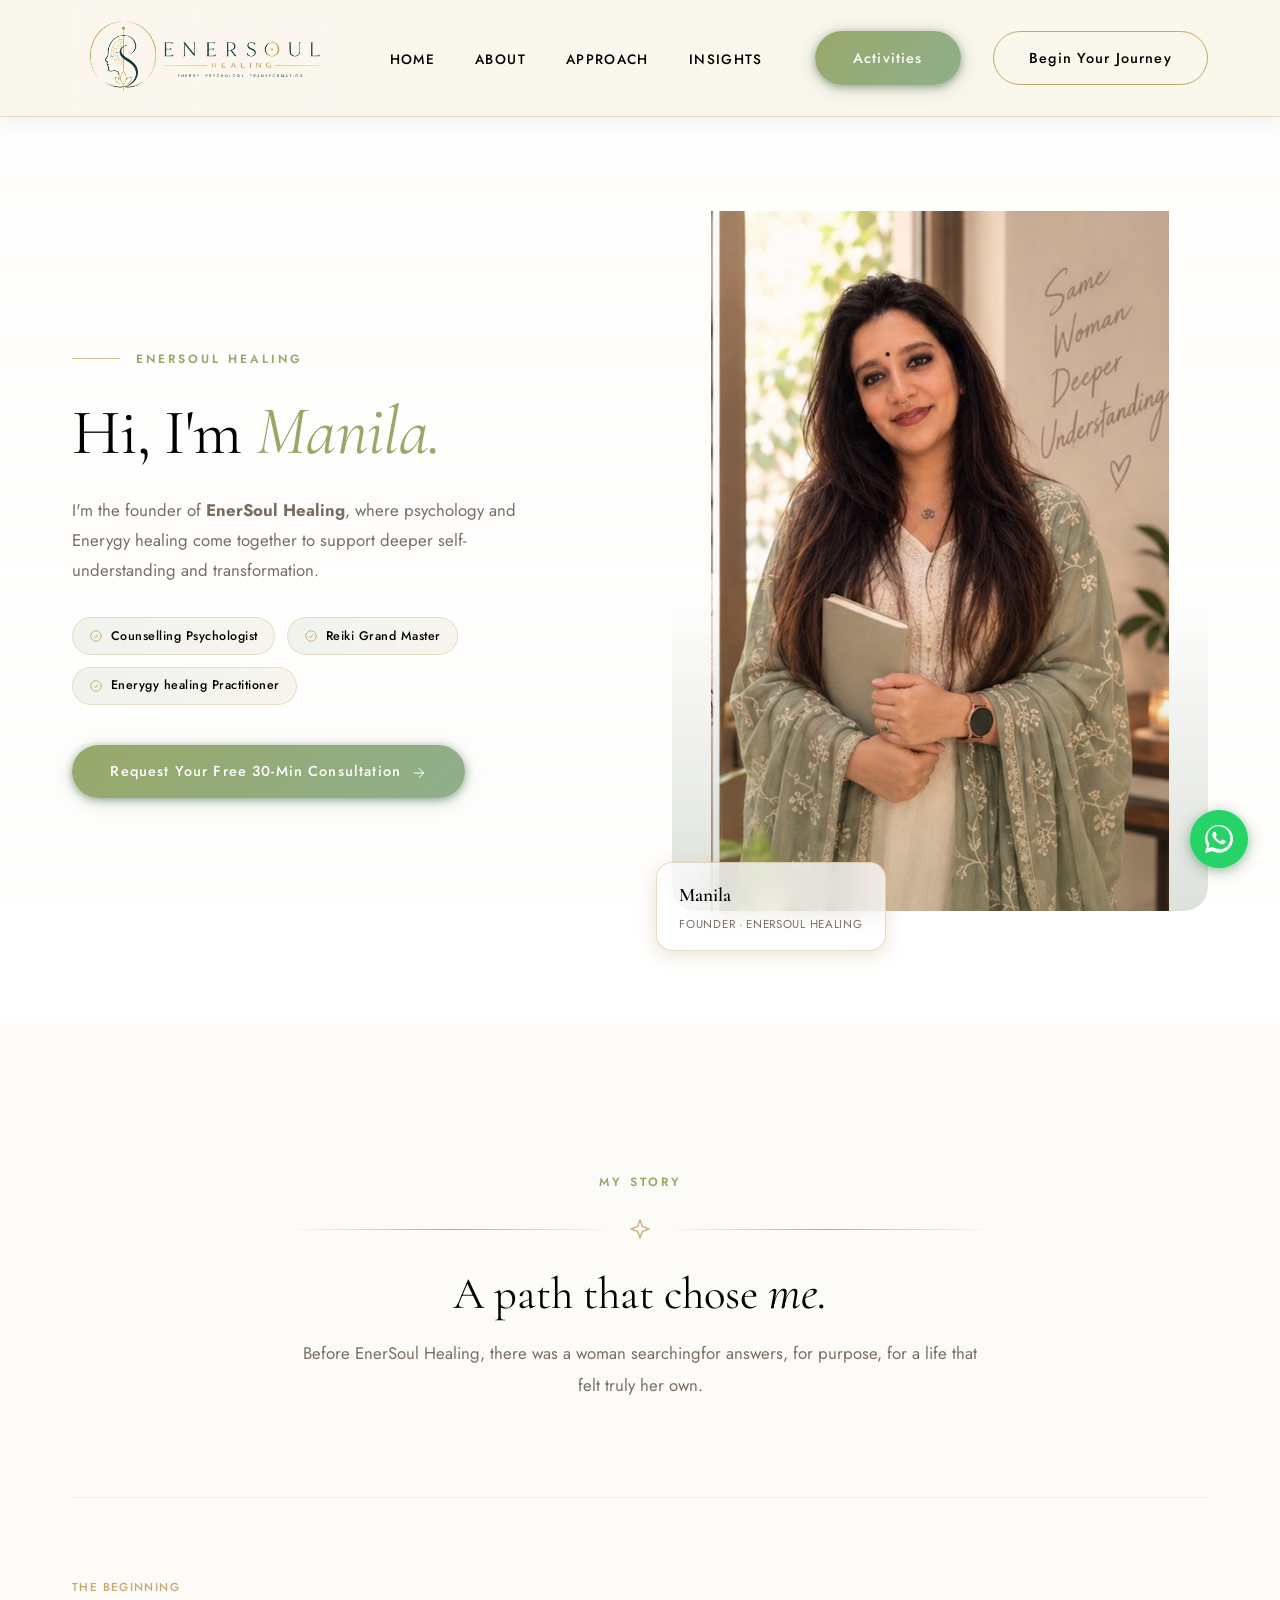
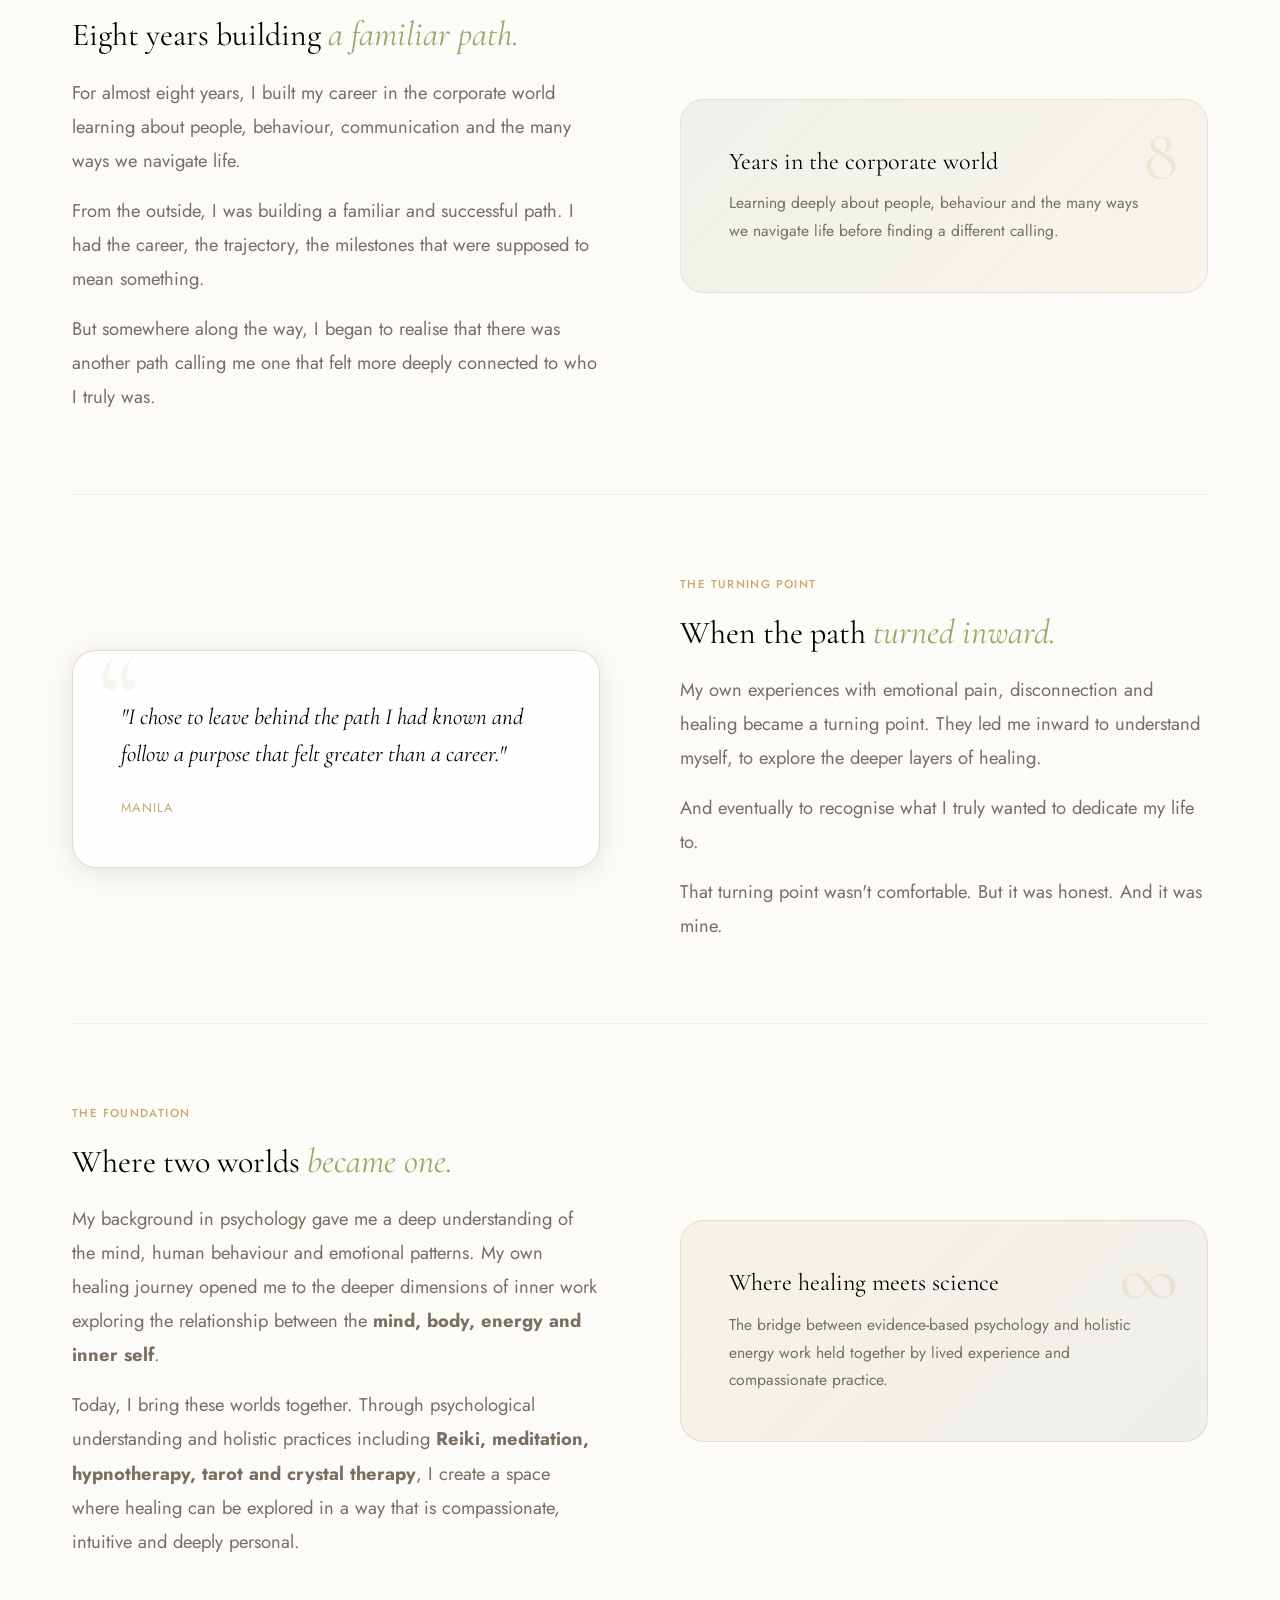
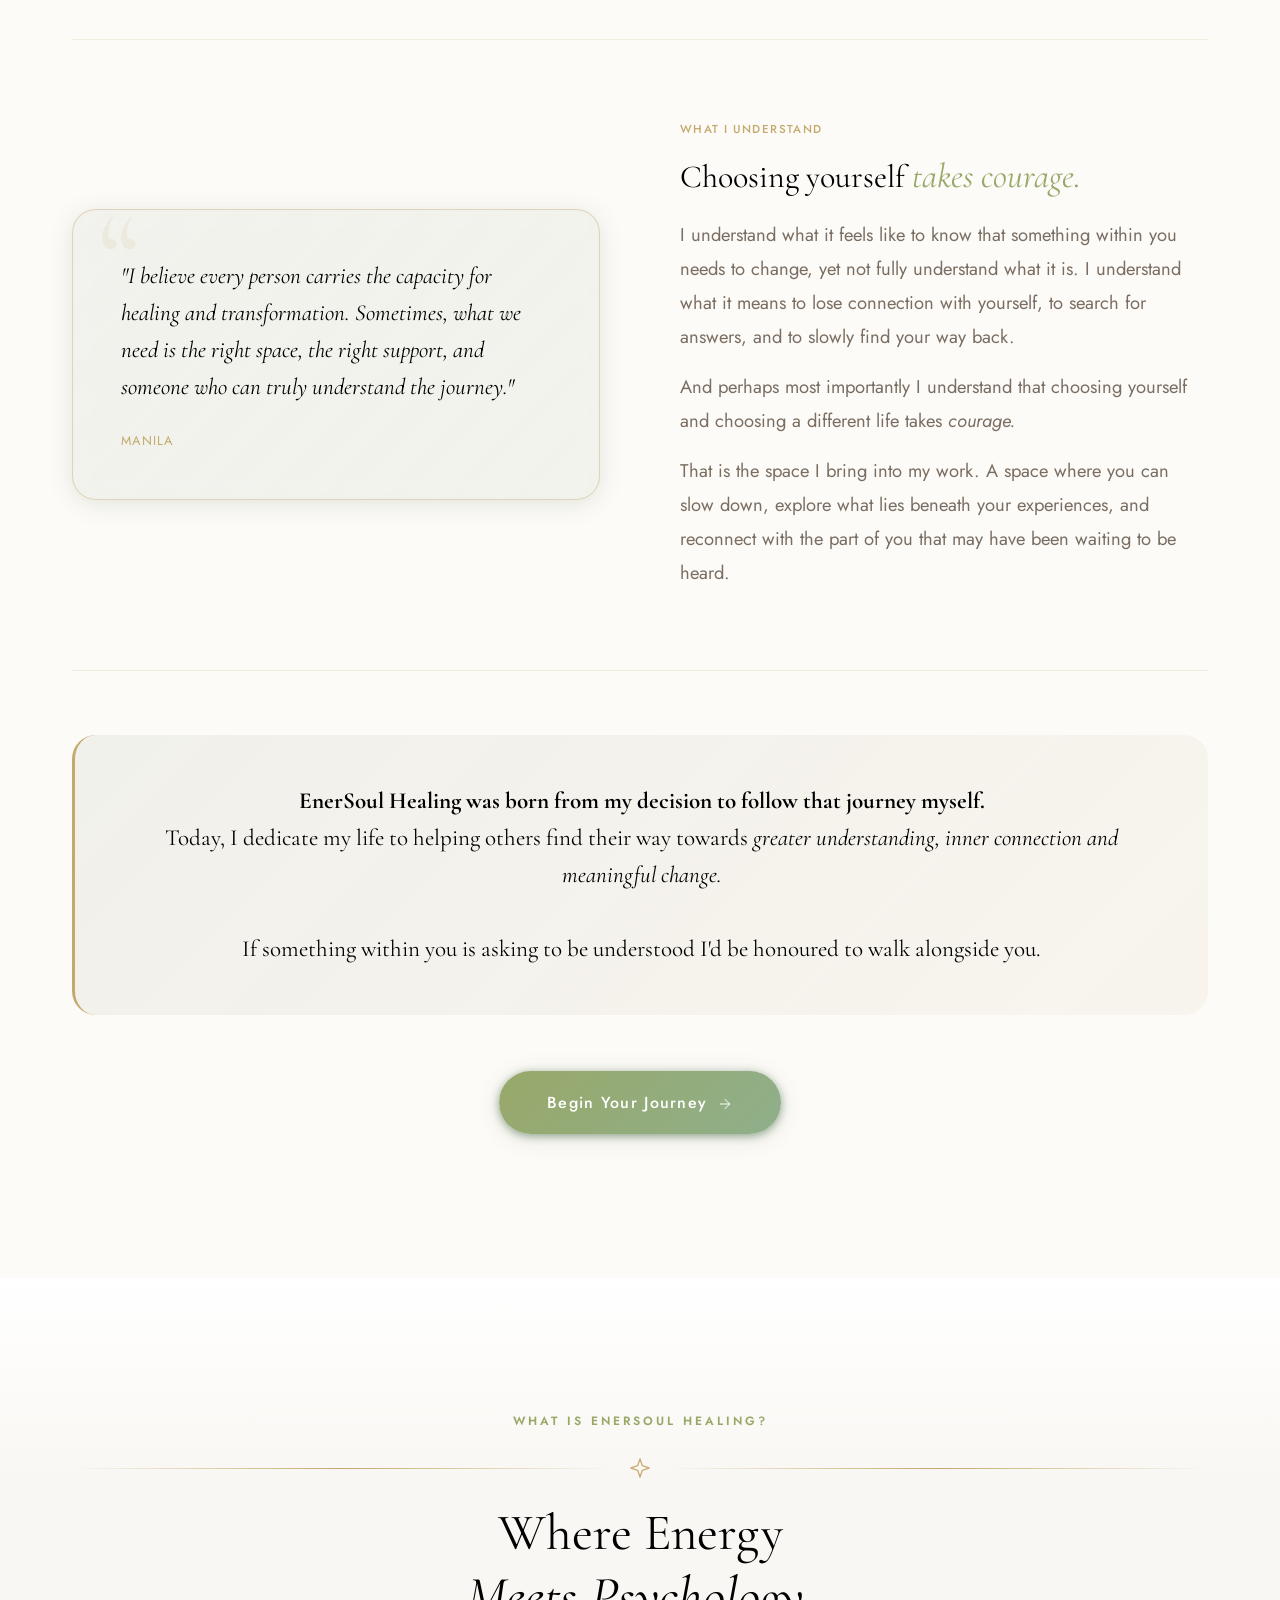
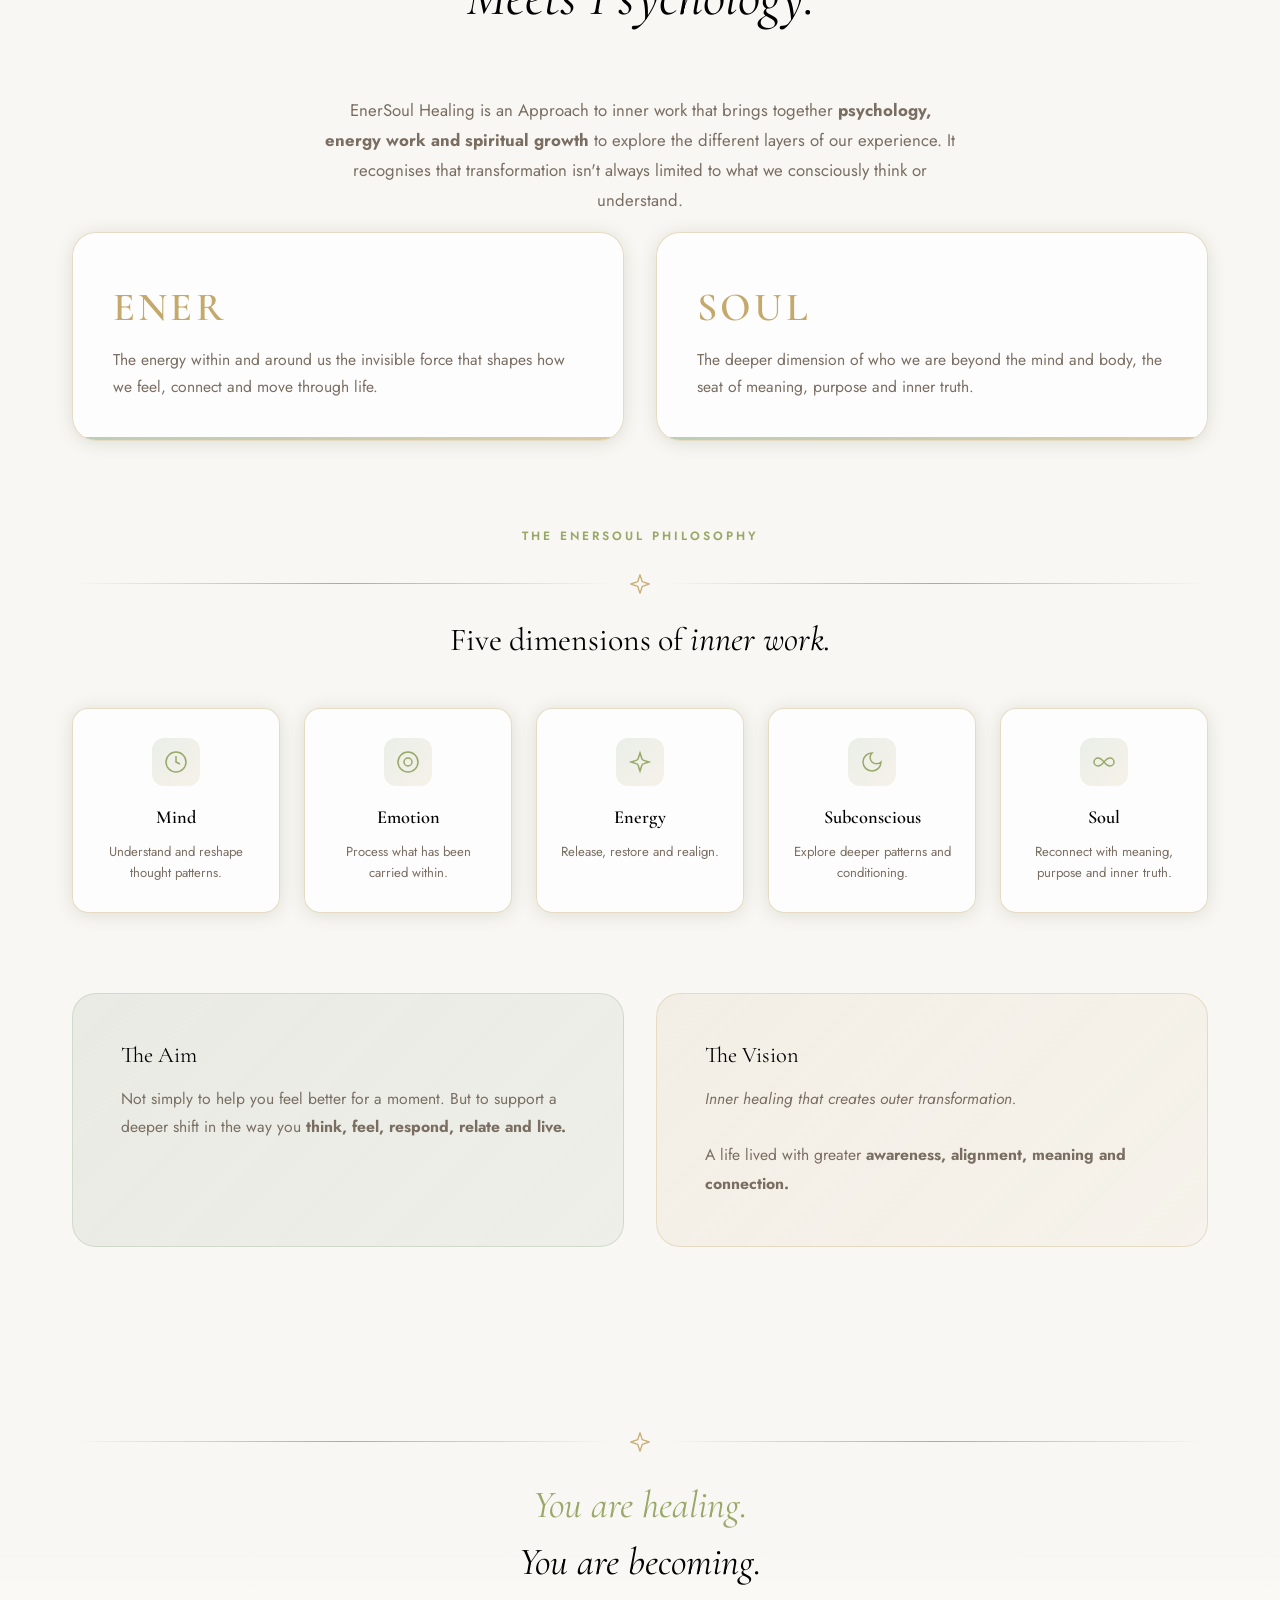
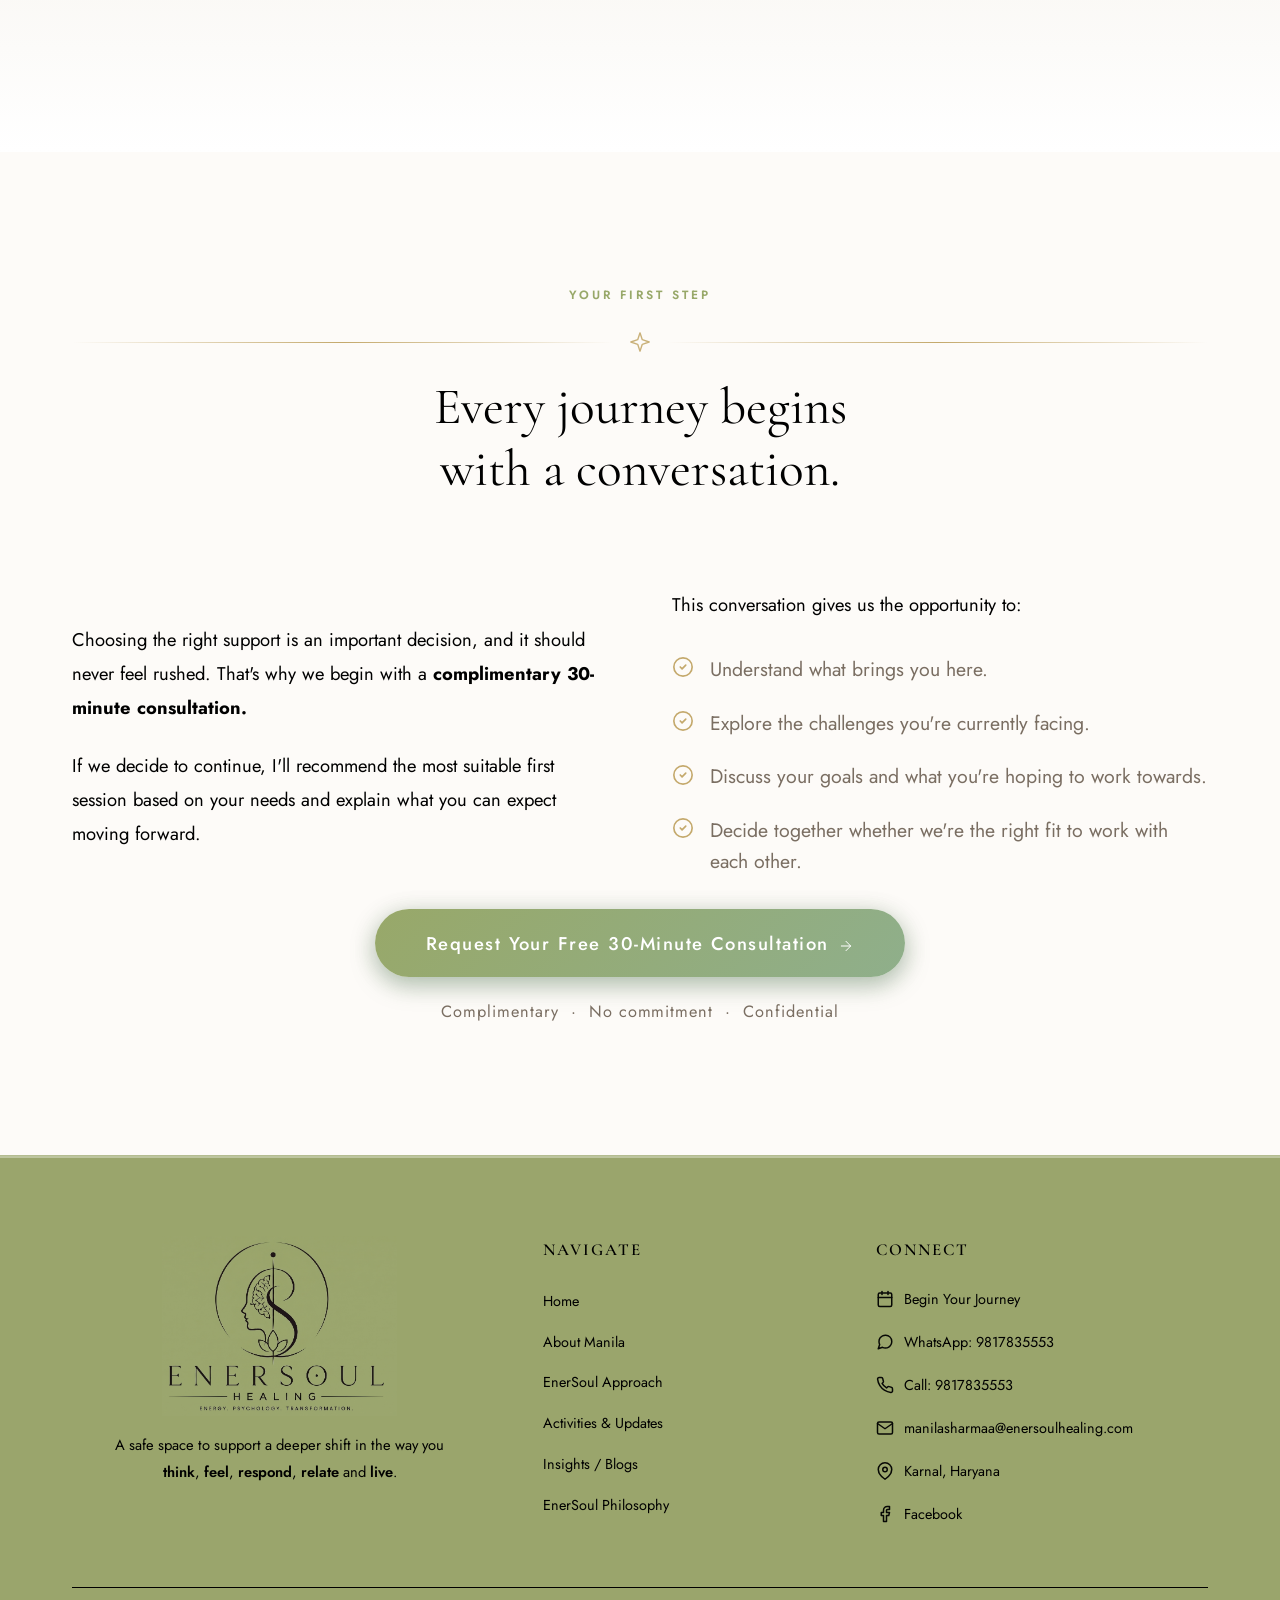
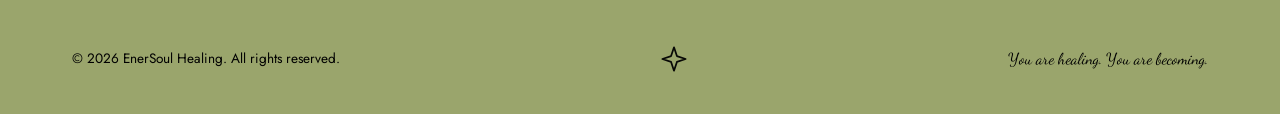
<file: about.html>
<!DOCTYPE html>
<html lang="en">

<head>
  <meta charset="UTF-8" />
  <meta name="viewport" content="width=device-width, initial-scale=1.0" />
  <meta name="description"
    content="About Manila  Founder of EnerSoul Healing. Counselling Psychologist, Reiki Grand Master and Enerygy healing Practitioner. Read her story of transformation." />
  <meta name="keywords"
    content="Manila EnerSoul, about Manila, counselling psychologist, reiki grand master, Enerygy healing, EnerSoul Healing story" />
  <meta property="og:title" content="About Manila  EnerSoul Healing" />
  <meta property="og:description"
    content="The story behind EnerSoul Healing  where psychology and Enerygy healing come together for deeper transformation." />
  <title>About Manila EnerSoul Healing</title>

  <link rel="icon" type="image/png" href="assets/favicon.png" />
</svg>" />

  <!-- Stylesheets -->
  <link rel="stylesheet" href="css/style.css" />
  <link rel="stylesheet" href="css/animations.css" />

  <style>
    /* ── SVG Icon System ── */
    .icon {
      display: inline-block;
      width: 1em;
      height: 1em;
      vertical-align: middle;
      fill: none;
      stroke: currentColor;
      stroke-width: 1.5;
      stroke-linecap: round;
      stroke-linejoin: round;
      flex-shrink: 0;
    }

    .reason-icon .icon {
      width: 28px;
      height: 28px;
    }

    .reason-icon {
      color: var(--sage-deep);
    }

    .timeline-node .icon {
      width: 22px;
      height: 22px;
      color: var(--gold);
    }

    .modality-icon .icon {
      width: 36px;
      height: 36px;
      color: var(--sage-deep);
    }

    .pillar__icon {
      width: 20px;
      height: 20px;
      color: var(--gold);
      flex-shrink: 0;
    }

    .gold-divider__lotus .icon {
      width: 22px;
      height: 22px;
      color: var(--gold);
      opacity: 0.9;
    }

    .cta-check-icon .icon {
      width: 18px;
      height: 18px;
      color: var(--gold-light);
    }

    .footer-lotus .icon {
      width: 28px;
      height: 28px;
      color: rgba(196, 169, 108, 0.9);
    }

    .btn-arrow .icon {
      width: 16px;
      height: 16px;
      transition: transform 0.3s ease;
    }

    .btn:hover .btn-arrow .icon {
      transform: translateX(5px);
    }

    /* ── About Page Specific ── */

    /* Hero  full-screen, clears fixed nav */
    .about-hero {
      position: relative;
      min-height: 100svh;
      display: flex;
      align-items: center;
      /* Clear the fixed navbar  logo varies by breakpoint */
      padding-top: max(140px, 13vh);
      padding-bottom: 4rem;
      overflow: hidden;
    }

    .about-hero__inner {
      position: relative;
      z-index: 2;
      width: 100%;
    }

    .about-hero__grid {
      display: grid;
      grid-template-columns: 1fr 1fr;
      gap: 4rem;
      align-items: center;
    }

    .about-hero__text {
      animation: fadeInLeft 0.9s ease both;
    }

    .about-hero__eyebrow {
      display: flex;
      align-items: center;
      gap: 1rem;
      margin-bottom: 1.5rem;
    }

    .about-hero__eyebrow-line {
      width: 48px;
      height: 1px;
      background: var(--gold);
      opacity: 0.7;
    }

    .about-hero__heading {
      font-size: clamp(2.6rem, 5vw, 4.6rem);
      line-height: 1.1;
      margin-bottom: 1.6rem;
      color: var(--forest);
    }

    .about-hero__heading em {
      font-style: italic;
      color: var(--sage-deep);
    }

    .about-hero__subtext {
      font-size: 1.05rem;
      color: var(--taupe);
      line-height: 1.8;
      max-width: 460px;
      margin-bottom: 2rem;
    }

    .about-hero__image-col {
      position: relative;
      animation: fadeInRight 0.9s ease 0.2s both;
      /* Prevent the image column from overflowing upward */
      padding-top: 1rem;
      padding-bottom: 2.5rem;
    }

    .about-hero__frame {
      position: relative;
      border-radius: 24px;
      overflow: hidden;
      max-height: 700px;
    }

    .about-hero__frame img {
      width: 100%;
      height: auto;
      max-height: 700px;
      object-fit: contain;
      display: block;
    }

    .about-hero__frame::before {
      content: '';
      position: absolute;
      inset: 0;
      background: linear-gradient(180deg, transparent 55%, rgba(45, 74, 45, 0.16) 100%);
      z-index: 1;
      border-radius: 24px;
    }

    .about-hero__badge {
      position: absolute;
      bottom: 0;
      left: -16px;
      background: var(--glass);
      backdrop-filter: blur(12px);
      border: 1px solid var(--glass-border);
      border-radius: var(--radius-md);
      padding: 1rem 1.4rem;
      box-shadow: var(--shadow-gold);
      z-index: 3;
    }

    .about-hero__badge-name {
      display: block;
      font-family: var(--font-display);
      font-size: 1.2rem;
      color: var(--forest);
      font-weight: 600;
    }

    .about-hero__badge-roles {
      display: block;
      font-size: 0.72rem;
      color: var(--taupe);
      letter-spacing: 0.06em;
      text-transform: uppercase;
      margin-top: 0.2rem;
    }

    /* Story Section  alternating narrative blocks */
    .story-section {
      padding: 9rem 0;
      position: relative;
      background: var(--cream);
    }

    .story-intro {
      text-align: center;
      max-width: 700px;
      margin: 0 auto 6rem;
    }

    .story-intro h2 {
      font-size: clamp(2rem, 3.5vw, 3rem);
      margin-top: 1.5rem;
      margin-bottom: 1rem;
    }

    .story-intro p {
      color: var(--taupe);
      font-size: 1.05rem;
    }

    /* Narrative blocks */
    .narrative-blocks {
      display: flex;
      flex-direction: column;
      gap: 0;
    }

    .narrative-block {
      display: grid;
      grid-template-columns: 1fr 1fr;
      gap: 5rem;
      align-items: center;
      padding: 5rem 0;
      border-top: 1px solid rgba(196, 169, 108, 0.18);
    }

    .narrative-block:last-child {
      border-bottom: 1px solid rgba(196, 169, 108, 0.18);
    }

    .narrative-block--reverse .narrative-block__text {
      order: 2;
    }

    .narrative-block--reverse .narrative-block__visual {
      order: 1;
    }

    .narrative-block__label {
      font-size: 0.72rem;
      letter-spacing: 0.12em;
      text-transform: uppercase;
      color: var(--gold);
      font-family: var(--font-body);
      font-weight: 500;
      display: block;
      margin-bottom: 1rem;
    }

    .narrative-block__text h3 {
      font-family: var(--font-display);
      font-size: clamp(1.5rem, 2.5vw, 2.1rem);
      color: var(--forest);
      margin-bottom: 1.2rem;
      line-height: 1.25;
    }

    .narrative-block__text h3 em {
      font-style: italic;
      color: var(--sage-deep);
    }

    .narrative-block__text p {
      color: var(--taupe);
      line-height: 1.85;
      margin-bottom: 1rem;
    }

    .narrative-block__text p:last-of-type {
      margin-bottom: 0;
    }

    .narrative-block__visual {
      position: relative;
      display: flex;
      align-items: center;
      justify-content: center;
    }

    /* Pullquote card for visual column */
    .pullquote-card {
      background: var(--glass);
      backdrop-filter: blur(10px);
      border: 1px solid var(--glass-border);
      border-radius: var(--radius-lg);
      padding: 3rem;
      box-shadow: var(--shadow-soft);
      position: relative;
      overflow: hidden;
    }

    .pullquote-card::before {
      content: '\201C';
      position: absolute;
      top: -1rem;
      left: 1.5rem;
      font-family: var(--font-display);
      font-size: 8rem;
      color: var(--gold);
      opacity: 0.12;
      line-height: 1;
      pointer-events: none;
    }

    .pullquote-card p {
      font-family: var(--font-display);
      font-size: clamp(1.2rem, 1.8vw, 1.5rem);
      font-style: italic;
      color: var(--forest);
      line-height: 1.6;
      margin: 0;
    }

    .pullquote-card__attr {
      display: block;
      margin-top: 1.5rem;
      font-size: 0.8rem;
      letter-spacing: 0.1em;
      text-transform: uppercase;
      color: var(--gold);
      font-family: var(--font-body);
    }

    /* Credential pills */
    .credential-chips {
      display: flex;
      flex-wrap: wrap;
      gap: 0.75rem;
      margin-top: 1.5rem;
    }

    .credential-chip {
      display: inline-flex;
      align-items: center;
      gap: 0.5rem;
      background: linear-gradient(135deg, rgba(143, 175, 139, 0.14), rgba(196, 169, 108, 0.1));
      border: 1px solid rgba(196, 169, 108, 0.3);
      border-radius: 100px;
      padding: 0.45rem 1rem;
      font-size: 0.78rem;
      letter-spacing: 0.04em;
      color: var(--forest);
      font-weight: 500;
    }

    .credential-chip svg {
      width: 14px;
      height: 14px;
      color: var(--gold);
      flex-shrink: 0;
    }

    /* Visual accent box */
    .accent-box {
      background: linear-gradient(135deg, rgba(143, 175, 139, 0.12), rgba(196, 169, 108, 0.08));
      border-radius: var(--radius-lg);
      padding: 3rem;
      border: 1px solid rgba(196, 169, 108, 0.22);
      position: relative;
    }

    .accent-box__number {
      font-family: var(--font-display);
      font-size: 4.5rem;
      color: var(--gold);
      opacity: 0.18;
      line-height: 1;
      position: absolute;
      top: 1.2rem;
      right: 1.8rem;
      pointer-events: none;
    }

    .accent-box h4 {
      font-family: var(--font-display);
      font-size: 1.5rem;
      color: var(--forest);
      margin-bottom: 0.8rem;
    }

    .accent-box p {
      color: var(--taupe);
      font-size: 0.98rem;
      line-height: 1.75;
      margin: 0;
    }

    /* Closing statement band */
    .about-closing {
      margin-top: 4rem;
      padding: 3rem 4rem;
      background: linear-gradient(135deg, rgba(45, 74, 45, 0.06), rgba(196, 169, 108, 0.08));
      border-radius: var(--radius-lg);
      border-left: 3px solid var(--gold);
      text-align: center;
    }

    .about-closing p {
      font-family: var(--font-display);
      font-size: clamp(1.15rem, 1.8vw, 1.45rem);
      color: var(--forest);
      line-height: 1.6;
      margin: 0;
    }

    /* ── Philosophy Section ── */
    .philosophy-intro-text {
      max-width: 640px;
      margin: 0 auto 1rem;
      text-align: center;
      color: var(--taupe);
      font-size: 1.05rem;
      line-height: 1.8;
    }

    /* What EnerSoul Stands For  name breakdown */
    .ener-breakdown {
      display: grid;
      grid-template-columns: 1fr 1fr;
      gap: 2rem;
      margin-bottom: 5rem;
    }

    .ener-card {
      background: var(--glass);
      border: 1px solid var(--glass-border);
      border-radius: var(--radius-lg);
      padding: 2.5rem;
      box-shadow: var(--shadow-card);
      position: relative;
      overflow: hidden;
    }

    .ener-card::after {
      content: '';
      position: absolute;
      bottom: 0;
      left: 0;
      right: 0;
      height: 3px;
      background: linear-gradient(90deg, var(--sage), var(--gold));
      opacity: 0.6;
    }

    .ener-card__word {
      font-family: var(--font-display);
      font-size: 2.5rem;
      color: var(--forest);
      font-weight: 600;
      letter-spacing: 0.08em;
      margin-bottom: 0.4rem;
    }

    .ener-card__word em {
      color: var(--gold);
      font-style: normal;
    }

    .ener-card__def {
      font-size: 0.98rem;
      color: var(--taupe);
      line-height: 1.7;
    }

    /* Pillars  styled like the home modality grid */
    .pillars-heading {
      text-align: center;
      margin-bottom: 3rem;
    }

    .pillars-heading h3 {
      font-family: var(--font-display);
      font-size: clamp(1.5rem, 2.5vw, 2rem);
      color: var(--forest);
    }

    .pillars-grid-new {
      display: grid;
      grid-template-columns: repeat(5, 1fr);
      gap: 1.5rem;
      margin-bottom: 5rem;
    }

    @media (max-width: 900px) {
      .pillars-grid-new {
        grid-template-columns: repeat(3, 1fr);
      }
    }

    @media (max-width: 600px) {
      .pillars-grid-new {
        grid-template-columns: repeat(2, 1fr);
      }
    }

    .pillar-card-new {
      background: var(--glass);
      border: 1px solid var(--glass-border);
      border-radius: var(--radius-md);
      padding: 1.8rem 1.4rem;
      text-align: center;
      box-shadow: var(--shadow-card);
      transition: var(--transition);
      position: relative;
      overflow: hidden;
    }

    .pillar-card-new:hover {
      transform: translateY(-4px);
      box-shadow: var(--shadow-gold);
    }

    .pillar-card-new__icon {
      width: 48px;
      height: 48px;
      margin: 0 auto 1rem;
      background: linear-gradient(135deg, rgba(143, 175, 139, 0.18), rgba(196, 169, 108, 0.14));
      border-radius: 12px;
      display: flex;
      align-items: center;
      justify-content: center;
      color: var(--sage-deep);
    }

    .pillar-card-new__icon svg {
      width: 24px;
      height: 24px;
    }

    .pillar-card-new__label {
      font-family: var(--font-display);
      font-size: 1.15rem;
      color: var(--forest);
      font-weight: 600;
      display: block;
      margin-bottom: 0.5rem;
    }

    .pillar-card-new__desc {
      font-size: 0.82rem;
      color: var(--taupe);
      line-height: 1.6;
    }

    /* Aim + Vision two-column */
    .aim-vision-grid {
      display: grid;
      grid-template-columns: 1fr 1fr;
      gap: 2rem;
    }

    .aim-vision-card {
      border-radius: var(--radius-lg);
      padding: 3rem;
      position: relative;
      overflow: hidden;
    }

    .aim-vision-card--aim {
      background: linear-gradient(135deg, rgba(45, 74, 45, 0.07), rgba(143, 175, 139, 0.1));
      border: 1px solid rgba(143, 175, 139, 0.3);
    }

    .aim-vision-card--vision {
      background: linear-gradient(135deg, rgba(196, 169, 108, 0.1), rgba(196, 169, 108, 0.05));
      border: 1px solid rgba(196, 169, 108, 0.3);
    }

    .aim-vision-card h4 {
      font-family: var(--font-display);
      font-size: 1.4rem;
      color: var(--forest);
      margin-bottom: 1rem;
    }

    .aim-vision-card p {
      color: var(--taupe);
      line-height: 1.8;
      font-size: 0.98rem;
    }

    /* Closing mantra */
    .closing-mantra {
      text-align: center;
      padding: 5rem 0 2rem;
    }

    .closing-mantra p {
      font-family: var(--font-display);
      font-size: clamp(1.6rem, 3vw, 2.4rem);
      color: var(--forest);
      line-height: 1.5;
    }

    .closing-mantra span {
      color: var(--sage-deep);
      font-style: italic;
    }

    /* ══════════════════════════════════════════
       RESPONSIVE  About Page
    ══════════════════════════════════════════ */

    /* ≤ 900px  Tablet */
    @media (max-width: 900px) {
      .about-hero {
        padding-top: 110px;
        padding-bottom: 4rem;
        min-height: auto;
      }

      .about-hero__grid {
        grid-template-columns: 1fr;
        gap: 2.5rem;
        text-align: center;
      }

      /* Image comes first visually above the text */
      .about-hero__image-col {
        order: -1;
        max-width: 360px;
        margin: 0 auto;
        padding-bottom: 2rem;
      }

      .about-hero__frame {
        max-height: 480px;
      }

      .about-hero__frame img {
        height: auto;
        max-height: 480px;
      }

      .about-hero__eyebrow {
        justify-content: center;
      }

      .about-hero__heading {
        font-size: clamp(2.2rem, 6vw, 3rem);
        text-align: center;
      }

      .about-hero__subtext {
        max-width: 100%;
        text-align: center;
      }

      /* Badge: keep inside image column, shift to not overflow */
      .about-hero__badge {
        left: auto;
        right: 0;
        bottom: 1.5rem;
      }

      /* Narrative blocks: single column, no reverse ordering */
      .narrative-block {
        grid-template-columns: 1fr;
        gap: 2rem;
        padding: 3.5rem 0;
      }

      .narrative-block--reverse .narrative-block__text {
        order: 0;
      }

      .narrative-block--reverse .narrative-block__visual {
        order: 1;
      }

      /* Philosophy & ener grid */
      .ener-breakdown {
        grid-template-columns: 1fr;
        gap: 1.2rem;
      }

      .aim-vision-grid {
        grid-template-columns: 1fr;
        gap: 1.2rem;
      }

      .about-closing {
        padding: 2.5rem 2rem;
      }

      /* 5-col pillars → 3 col */
      .pillars-grid-new {
        grid-template-columns: repeat(3, 1fr);
      }
    }

    /* ≤ 768px  Phone landscape / large phone portrait */
    @media (max-width: 768px) {
      .about-hero {
        padding-top: max(90px, 10vh);
        padding-bottom: 3rem;
        min-height: 100svh;
        align-items: flex-start;
      }

      .about-hero__image-col {
        max-width: 300px;
      }

      .about-hero__frame {
        max-height: 420px;
      }

      .about-hero__frame img {
        height: auto;
        max-height: 420px;
      }

      .story-section {
        padding: 6rem 0;
      }

      .story-intro {
        margin-bottom: 4rem;
      }

      .narrative-block {
        padding: 2.5rem 0;
        gap: 1.8rem;
      }

      .pullquote-card {
        padding: 2rem 1.6rem;
      }

      .accent-box {
        padding: 2rem 1.6rem;
      }

      .ener-card {
        padding: 2rem 1.6rem;
      }

      .ener-card__word {
        font-size: 2rem;
      }

      .aim-vision-card {
        padding: 2rem 1.8rem;
      }

      /* Philosophy section responsive (handled by style.css for .philosophy-grid) */
      /* Additional overrides for pillars */
      .pillars-grid-new {
        grid-template-columns: repeat(2, 1fr);
        gap: 1rem;
      }
    }

    /* ≤ 480px  Standard mobile portrait */
    @media (max-width: 480px) {
      .about-hero {
        padding-top: max(80px, 8vh);
        padding-bottom: 2.5rem;
      }

      .about-hero__image-col {
        max-width: 260px;
      }

      .about-hero__frame {
        max-height: 360px;
      }

      .about-hero__frame img {
        height: auto;
        max-height: 360px;
      }

      .about-hero__badge {
        right: 0;
        bottom: 1rem;
        padding: 0.75rem 1rem;
      }

      .about-hero__badge-name {
        font-size: 1rem;
      }

      .narrative-block {
        padding: 2rem 0;
      }

      .narrative-block__text h3 {
        font-size: clamp(1.35rem, 5vw, 1.8rem);
      }

      .pullquote-card {
        padding: 1.6rem 1.2rem;
      }

      .pullquote-card p {
        font-size: 1.1rem;
      }

      .accent-box {
        padding: 1.6rem 1.2rem;
      }

      .ener-card {
        padding: 1.6rem 1.2rem;
      }

      .ener-card__word {
        font-size: 1.7rem;
      }

      .aim-vision-card {
        padding: 1.6rem 1.4rem;
      }

      .story-section {
        padding: 4.5rem 0;
      }

      .story-intro {
        margin-bottom: 3rem;
      }

      /* Pillars grid  2 col on mobile is fine */
      .pillars-grid-new {
        grid-template-columns: repeat(2, 1fr);
        gap: 0.8rem;
      }

      .closing-mantra {
        padding: 3rem 0 1rem;
      }

      .about-closing {
        padding: 2rem 1.4rem;
      }

      /* Credential chips wrap nicely, keep as-is */
    }

    /* ≤ 360px  Small phones */
    @media (max-width: 360px) {
      .about-hero__image-col {
        max-width: 220px;
      }

      .about-hero__frame {
        max-height: 280px;
      }

      .about-hero__frame img {
        height: auto;
        max-height: 280px;
      }

      .pillars-grid-new {
        grid-template-columns: 1fr 1fr;
        gap: 0.6rem;
      }

      .ener-card__word {
        font-size: 1.5rem;
      }
    }
  </style>

</head>

<body>


  <!-- SVG ICON SPRITE (hidden) -->
  <svg xmlns="http://www.w3.org/2000/svg" style="display:none" aria-hidden="true">
    <defs>
      <symbol id="icon-lotus" viewBox="0 0 24 24" fill="none" stroke-linecap="round" stroke-linejoin="round">
        <path d="M12 2L14.5 9.5L22 12L14.5 14.5L12 22L9.5 14.5L2 12L9.5 9.5Z" />
      </symbol>
      <symbol id="icon-mind" viewBox="0 0 24 24" fill="none" stroke-linecap="round" stroke-linejoin="round">
        <circle cx="12" cy="12" r="10" />
        <path d="M12 6v6l4 2" />
      </symbol>
      <symbol id="icon-emotion" viewBox="0 0 24 24" fill="none" stroke-linecap="round" stroke-linejoin="round">
        <circle cx="12" cy="12" r="4" />
        <path d="M12 2a10 10 0 0 1 0 20" />
        <path d="M12 2a10 10 0 0 0 0 20" />
      </symbol>
      <symbol id="icon-sparkles" viewBox="0 0 24 24" fill="none" stroke-linecap="round" stroke-linejoin="round">
        <path
          d="m12 3-1.912 5.813a2 2 0 0 1-1.275 1.275L3 12l5.813 1.912a2 2 0 0 1 1.275 1.275L12 21l1.912-5.813a2 2 0 0 1 1.275-1.275L21 12l-5.813-1.912a2 2 0 0 1-1.275-1.275L12 3Z" />
        <path d="M5 3v4" />
        <path d="M19 17v4" />
        <path d="M3 5h4" />
        <path d="M17 19h4" />
      </symbol>
      <symbol id="icon-moon" viewBox="0 0 24 24" fill="none" stroke-linecap="round" stroke-linejoin="round">
        <path d="M12 3a6 6 0 0 0 9 9 9 9 0 1 1-9-9Z" />
      </symbol>
      <symbol id="icon-infinity" viewBox="0 0 24 24" fill="none" stroke-linecap="round" stroke-linejoin="round">
        <path d="M12 12c-2-2.5-4-4-6-4a4 4 0 0 0 0 8c2 0 4-1.5 6-4z" />
        <path d="M12 12c2 2.5 4 4 6 4a4 4 0 0 0 0-8c-2 0-4 1.5-6 4z" />
      </symbol>
      <symbol id="icon-check" viewBox="0 0 24 24" fill="none" stroke-linecap="round" stroke-linejoin="round">
        <circle cx="12" cy="12" r="10" />
        <polyline points="9 12 11 14 15 10" />
      </symbol>
      <symbol id="icon-arrow" viewBox="0 0 24 24" fill="none" stroke-linecap="round" stroke-linejoin="round">
        <line x1="5" y1="12" x2="19" y2="12" />
        <polyline points="12 5 19 12 12 19" />
      </symbol>
      <symbol id="icon-star" viewBox="0 0 24 24" fill="none" stroke-linecap="round" stroke-linejoin="round">
        <polygon
          points="12 2 15.09 8.26 22 9.27 17 14.14 18.18 21.02 12 17.77 5.82 21.02 7 14.14 2 9.27 8.91 8.26 12 2" />
      </symbol>
      <symbol id="icon-healing" viewBox="0 0 24 24" fill="none" stroke-linecap="round" stroke-linejoin="round">
        <circle cx="12" cy="12" r="4" />
        <path d="M12 2v2" />
        <path d="M12 20v2" />
        <path d="m4.93 4.93 1.41 1.41" />
        <path d="m17.66 17.66 1.41 1.41" />
        <path d="M2 12h2" />
        <path d="M20 12h2" />
        <path d="m6.34 17.66-1.41 1.41" />
        <path d="m19.07 4.93-1.41 1.41" />
      </symbol>
      <symbol id="icon-heart" viewBox="0 0 24 24" fill="none" stroke-linecap="round" stroke-linejoin="round">
        <path
          d="M20.84 4.61a5.5 5.5 0 0 0-7.78 0L12 5.67l-1.06-1.06a5.5 5.5 0 0 0-7.78 7.78l1.06 1.06L12 21.23l7.78-7.78 1.06-1.06a5.5 5.5 0 0 0 0-7.78z" />
      </symbol>
    </defs>
  </svg>

  <!-- ════════════════════════════════════════
       NAVIGATION
  ════════════════════════════════════════ -->
  <nav id="navbar" role="navigation" aria-label="Main navigation">
    <div class="container nav-inner">

      <a href="index.html" class="nav-logo" aria-label="EnerSoul Healing home">
        <img src="assets/nav_logo.jpg" alt="EnerSoul Healing Logo" class="nav-logo__img" />
      </a>

      <ul class="nav-links" role="list">
        <li><a href="index.html">Home</a></li>
        <li><a href="about.html">About</a></li>
        <li><a href="index.html#section-Approach">Approach</a></li>
        <li><a href="blog.html">Insights</a></li>
      </ul>

      <div class="nav-cta">
        <a href="updates.html" class="btn btn--gold" style="margin-right: 1rem;">Activities</a>
        <a href="index.html#section-cta" class="btn btn--outline" id="nav-book-btn">Begin Your Journey</a>
      </div>

      <!-- Mobile toggle -->
      <button class="nav-toggle" id="nav-toggle" aria-label="Open menu" aria-expanded="false">
        <span></span><span></span><span></span>
      </button>
    </div>
  </nav>

  <!-- Mobile Menu -->
  <div class="mobile-menu" id="mobile-menu" role="dialog" aria-modal="true" aria-label="Mobile navigation">
    <a href="index.html">Home</a>
    <a href="about.html">About</a>
    <a href="index.html#section-Approach">Approach</a>
    <a href="blog.html">Insights</a>
    <a href="about.html#section-philosophy">Philosophy</a>
    <a href="updates.html" class="btn btn--gold" style="margin-top:1rem;">Activities</a>
    <a href="index.html#section-cta" class="btn btn--primary" style="margin-top:1rem;">Begin Your Journey</a>
  </div>

  <!-- ════════════════════════════════════════
       ABOUT HERO  SECTION 1
  ════════════════════════════════════════ -->
  <section id="hero" aria-label="About Manila" class="about-hero">

    <!-- Background texture inherited from hero-bg class -->
    <div class="hero-bg" aria-hidden="true"></div>

    <!-- Geometric corner accents (same as homepage hero) -->
    <!-- <svg class="geo-accent geo-accent--tl" width="200" height="200" viewBox="0 0 200 200" fill="none"
      aria-hidden="true">
      <circle cx="20" cy="20" r="2" fill="#C4A96C" opacity="0.72" />
      <circle cx="60" cy="12" r="1.5" fill="#8FAF8B" opacity="0.9" />
      <circle cx="12" cy="65" r="1.5" fill="#8FAF8B" opacity="0.72" />
      <circle cx="95" cy="28" r="1" fill="#C4A96C" opacity="0.63" />
      <line x1="30" y1="70" x2="100" y2="10" stroke="#C4A96C" stroke-width="0.6" opacity="0.4" />
      <line x1="10" y1="90" x2="70" y2="10" stroke="#8FAF8B" stroke-width="0.6" opacity="0.4" />
      <path d="M45 45 L52 38 L59 45 L52 52Z" stroke="#C4A96C" stroke-width="0.7" fill="none" opacity="0.5" />
      <circle cx="50" cy="100" r="60" stroke="#C4A96C" stroke-width="0.5" opacity="0.1" />
    </svg> -->

    <!-- <svg class="geo-accent geo-accent--br" width="200" height="200" viewBox="0 0 200 200" fill="none"
      aria-hidden="true">
      <circle cx="170" cy="170" r="2" fill="#C4A96C" opacity="0.72" />
      <circle cx="135" cy="178" r="1.5" fill="#8FAF8B" opacity="0.9" />
      <circle cx="178" cy="130" r="1.5" fill="#8FAF8B" opacity="0.72" />
      <line x1="150" y1="120" x2="80" y2="185" stroke="#C4A96C" stroke-width="0.6" opacity="0.4" />
      <path d="M140 140 L147 133 L154 140 L147 147Z" stroke="#C4A96C" stroke-width="0.7" fill="none" opacity="0.5" />
      <circle cx="150" cy="150" r="60" stroke="#8FAF8B" stroke-width="0.5" opacity="0.1" />
    </svg> -->

    <!-- Sacred geometry right side accent -->
    <!-- <svg class="section-decor section-decor--cr" width="180" height="360" viewBox="0 0 180 360" fill="none"
      aria-hidden="true" style="top: 50%; transform: translateY(-50%); right: 0;">
      <circle cx="160" cy="180" r="120" stroke="#C4A96C" stroke-width="0.5" opacity="0.15" />
      <circle cx="160" cy="180" r="80" stroke="#8FAF8B" stroke-width="0.5" stroke-dasharray="4 8" opacity="0.18" />
      <circle cx="160" cy="180" r="45" stroke="#C4A96C" stroke-width="0.6" opacity="0.16" />
    </svg> -->

    <div class="container about-hero__inner">
      <div class="about-hero__grid">

        <!-- Left: text -->
        <div class="about-hero__text">
          <div class="about-hero__eyebrow">
            <div class="about-hero__eyebrow-line"></div>
            <span class="section-label">EnerSoul Healing</span>
          </div>

          <h1 class="about-hero__heading">
            Hi, I'm <em>Manila.</em>
          </h1>

          <p class="about-hero__subtext">
            I'm the founder of <strong>EnerSoul Healing</strong>, where psychology and Enerygy healing come together to
            support deeper self-understanding and transformation.
          </p>

          <div class="credential-chips">
            <span class="credential-chip">
              <svg fill="none" stroke="currentColor" stroke-width="1.5" viewBox="0 0 24 24">
                <path stroke-linecap="round" stroke-linejoin="round"
                  d="M9 12.75L11.25 15 15 9.75M21 12a9 9 0 11-18 0 9 9 0 0118 0z" />
              </svg>
              Counselling Psychologist
            </span>
            <span class="credential-chip">
              <svg fill="none" stroke="currentColor" stroke-width="1.5" viewBox="0 0 24 24">
                <path stroke-linecap="round" stroke-linejoin="round"
                  d="M9 12.75L11.25 15 15 9.75M21 12a9 9 0 11-18 0 9 9 0 0118 0z" />
              </svg>
              Reiki Grand Master
            </span>
            <span class="credential-chip">
              <svg fill="none" stroke="currentColor" stroke-width="1.5" viewBox="0 0 24 24">
                <path stroke-linecap="round" stroke-linejoin="round"
                  d="M9 12.75L11.25 15 15 9.75M21 12a9 9 0 11-18 0 9 9 0 0118 0z" />
              </svg>
              Enerygy healing Practitioner
            </span>
          </div>

          <div style="margin-top: 2.5rem; display: flex; gap: 1rem; flex-wrap: wrap;">
            <a href="index.html#section-cta" class="btn btn--primary" id="about-consultation-btn">
              Request Your Free 30-Min Consultation
              <span class="btn-arrow"><svg class="icon">
                  <use href="#icon-arrow" />
                </svg></span>
            </a>
          </div>
        </div>

        <!-- Right: image -->
        <div class="about-hero__image-col">
          <div class="about-hero__frame">
            <img src="assets/Manila_Image.jpeg" alt="Manila  Founder of EnerSoul Healing" loading="eager" />
          </div>
          <div class="about-hero__badge">
            <span class="about-hero__badge-name">Manila</span>
            <span class="about-hero__badge-roles">Founder · EnerSoul Healing</span>
          </div>
        </div>

      </div>
    </div>
  </section>

  <!-- ════════════════════════════════════════
       MY STORY  SECTION 2
  ════════════════════════════════════════ -->
  <section id="story-section" class="story-section" aria-label="Manila's story">

    <!-- Sacred geometry: concentric rings top-right -->
    <!-- <svg class="section-decor section-decor--tr" width="280" height="280" viewBox="0 0 280 280" fill="none"
      aria-hidden="true">
      <circle cx="240" cy="40" r="100" stroke="#C4A96C" stroke-width="0.6" opacity="0.22" />
      <circle cx="240" cy="40" r="68" stroke="#8FAF8B" stroke-width="0.6" stroke-dasharray="4 9" opacity="0.22" />
      <circle cx="240" cy="40" r="38" stroke="#C4A96C" stroke-width="0.8" opacity="0.2" />
      <path d="M238 38 L242 34 L246 38 L242 42Z" stroke="#C4A96C" stroke-width="0.8" fill="none" opacity="0.6" />
      <line x1="240" y1="40" x2="150" y2="140" stroke="#C4A96C" stroke-width="0.5" opacity="0.18" />
      <line x1="240" y1="40" x2="170" y2="160" stroke="#8FAF8B" stroke-width="0.5" opacity="0.16" />
    </svg> -->

    <!-- Arc path bottom-left -->
    <!-- <svg class="section-decor section-decor--bl" width="200" height="220" viewBox="0 0 200 220" fill="none"
      aria-hidden="true">
      <path d="M0,180 Q80,130 40,90 Q0,50 90,10" stroke="#8FAF8B" stroke-width="0.8" fill="none" opacity="0.25" />
      <circle cx="40" cy="90" r="2" fill="#C4A96C" opacity="0.4" />
      <circle cx="20" cy="180" r="2.5" fill="#8FAF8B" opacity="0.36" />
      <path d="M38 88 L43 83 L48 88 L43 93Z" stroke="#C4A96C" stroke-width="0.7" fill="none" opacity="0.55" />
    </svg> -->

    <div class="container">

      <!-- Section intro header -->
      <div class="story-intro reveal">
        <span class="section-label">My Story</span>
        <div class="gold-divider" aria-hidden="true">
          <span class="gold-divider__lotus"><svg class="icon">
              <use href="#icon-lotus" />
            </svg></span>
        </div>
        <h2>A path that chose <em>me.</em></h2>
        <p>Before EnerSoul Healing, there was a woman searchingfor answers, for purpose, for a life that felt truly her
          own.</p>
      </div>

      <!-- Narrative blocks -->
      <div class="narrative-blocks">

        <!-- Block 1: The Corporate Years -->
        <div class="narrative-block reveal reveal--left" id="story-block-1">
          <div class="narrative-block__text">
            <span class="narrative-block__label">The Beginning</span>
            <h3>Eight years building <em>a familiar path.</em></h3>
            <p>For almost eight years, I built my career in the corporate world learning about people, behaviour,
              communication and the many ways we navigate life.</p>
            <p>From the outside, I was building a familiar and successful path. I had the career, the trajectory, the
              milestones that were supposed to mean something.</p>
            <p>But somewhere along the way, I began to realise that there was another path calling me one that felt
              more deeply connected to who I truly was.</p>
          </div>
          <div class="narrative-block__visual">
            <div class="accent-box">
              <span class="accent-box__number" aria-hidden="true">8</span>
              <h4>Years in the corporate world</h4>
              <p>Learning deeply about people, behaviour and the many ways we navigate life before finding a different
                calling.</p>
            </div>
          </div>
        </div>

        <!-- Block 2: The Turning Point -->
        <div class="narrative-block narrative-block--reverse reveal reveal--right" id="story-block-2">
          <div class="narrative-block__text">
            <span class="narrative-block__label">The Turning Point</span>
            <h3>When the path <em>turned inward.</em></h3>
            <p>My own experiences with emotional pain, disconnection and healing became a turning point. They led me
              inward to understand myself, to explore the deeper layers of healing.</p>
            <p>And eventually to recognise what I truly wanted to dedicate my life to.</p>
            <p>That turning point wasn't comfortable. But it was honest. And it was mine.</p>
          </div>
          <div class="narrative-block__visual">
            <div class="pullquote-card">
              <p>"I chose to leave behind the path I had known and follow a purpose that felt greater than a career."
              </p>
              <span class="pullquote-card__attr"> Manila</span>
            </div>
          </div>
        </div>

        <!-- Block 3: The Foundation -->
        <div class="narrative-block reveal reveal--left" id="story-block-3">
          <div class="narrative-block__text">
            <span class="narrative-block__label">The Foundation</span>
            <h3>Where two worlds <em>became one.</em></h3>
            <p>My background in psychology gave me a deep understanding of the mind, human behaviour and emotional
              patterns. My own healing journey opened me to the deeper dimensions of inner work exploring the
              relationship between the <strong>mind, body, energy and inner self</strong>.</p>
            <p>Today, I bring these worlds together. Through psychological understanding and holistic practices
              including <strong>Reiki, meditation, hypnotherapy, tarot and crystal therapy</strong>, I create a space
              where healing can be explored in a way that is compassionate, intuitive and deeply personal.</p>
          </div>
          <div class="narrative-block__visual">
            <div class="accent-box"
              style="background: linear-gradient(135deg, rgba(196,169,108,0.1), rgba(45,74,45,0.07)); border-color: rgba(196,169,108,0.28);">
              <span class="accent-box__number" aria-hidden="true">∞</span>
              <h4>Where healing meets science</h4>
              <p>The bridge between evidence-based psychology and holistic energy work held together by lived
                experience and compassionate practice.</p>
            </div>
          </div>
        </div>

        <!-- Block 4: The Space -->
        <div class="narrative-block narrative-block--reverse reveal reveal--right" id="story-block-4">
          <div class="narrative-block__text">
            <span class="narrative-block__label">What I Understand</span>
            <h3>Choosing yourself <em>takes courage.</em></h3>
            <p>I understand what it feels like to know that something within you needs to change, yet not fully
              understand what it is. I understand what it means to lose connection with yourself, to search for answers,
              and to slowly find your way back.</p>
            <p>And perhaps most importantly I understand that choosing yourself and choosing a different life takes
              <em>courage.</em>
            </p>
            <p>That is the space I bring into my work. A space where you can slow down, explore what lies beneath your
              experiences, and reconnect with the part of you that may have been waiting to be heard.</p>
          </div>
          <div class="narrative-block__visual">
            <div class="pullquote-card"
              style="background: linear-gradient(135deg, rgba(45,74,45,0.05), rgba(143,175,139,0.1));">
              <p>"I believe every person carries the capacity for healing and transformation. Sometimes, what we need is
                the right space, the right support, and someone who can truly understand the journey."</p>
              <span class="pullquote-card__attr"> Manila</span>
            </div>
          </div>
        </div>

      </div>

      <!-- Closing statement -->
      <div class="about-closing reveal">
        <p>
          <strong>EnerSoul Healing was born from my decision to follow that journey myself.</strong><br />
          Today, I dedicate my life to helping others find their way towards <em>greater understanding, inner connection
            and meaningful change.</em><br /><br />
          If something within you is asking to be understood I'd be honoured to walk alongside you.
        </p>
      </div>

      <div style="text-align: center; margin-top: 3.5rem;">
        <a href="https://wa.me/919817835553?text=Hi%20Manila%2C%20I%20came%20across%20EnerSoul%20Healing%20and%20would%20like%20to%20request%20my%20first%20complimentary%2030-minute%20consultation.%20I%E2%80%99d%20love%20to%20have%20a%20conversation%20about%20what%20I%E2%80%99m%20currently%20experiencing%20and%20understand%20how%20we%20can%20work%20together."
          target="_blank" class="btn btn--gold btn--lg" id="story-cta">
          Begin Your Journey
          <span class="btn-arrow"><svg class="icon">
              <use href="#icon-arrow" />
            </svg></span>
        </a>
      </div>

    </div>
  </section>

  <!-- ════════════════════════════════════════
       WHAT IS ENERSOUL HEALING  SECTION 3
  ════════════════════════════════════════ -->
  <section id="section-philosophy" aria-label="What is EnerSoul Healing">

    <!-- Full sacred geometry ring cluster top-right -->
    <!-- <svg class="section-decor section-decor--tr" width="280" height="280" viewBox="0 0 280 280" fill="none"
      aria-hidden="true">
      <circle cx="260" cy="20" r="110" stroke="#C4A96C" stroke-width="0.6" opacity="0.22" />
      <circle cx="260" cy="20" r="78" stroke="#8FAF8B" stroke-width="0.6" stroke-dasharray="4 9" opacity="0.22" />
      <circle cx="260" cy="20" r="48" stroke="#C4A96C" stroke-width="0.8" opacity="0.2" />
      <circle cx="260" cy="20" r="20" stroke="#8FAF8B" stroke-width="0.8" opacity="0.23" />
      <circle cx="260" cy="20" r="4" fill="#C4A96C" opacity="0.36" />
      <line x1="260" y1="20" x2="130" y2="150" stroke="#C4A96C" stroke-width="0.5" opacity="0.2" />
      <line x1="260" y1="20" x2="100" y2="100" stroke="#C4A96C" stroke-width="0.4" opacity="0.16" />
    </svg> -->

    <!-- Arc + dots bottom-left -->
    <!-- <svg class="section-decor section-decor--bl" width="220" height="220" viewBox="0 0 220 220" fill="none"
      aria-hidden="true">
      <path d="M0,180 Q80,140 40,100 Q0,60 90,20" stroke="#8FAF8B" stroke-width="0.8" fill="none" opacity="0.25" />
      <circle cx="40" cy="100" r="2" fill="#C4A96C" opacity="0.45" />
      <circle cx="20" cy="180" r="2.5" fill="#8FAF8B" opacity="0.4" />
      <path d="M38 98 L43 93 L48 98 L43 103Z" stroke="#C4A96C" stroke-width="0.7" fill="none" opacity="0.58" />
    </svg> -->

    <div class="container">

      <div class="section-header reveal">
        <span class="section-label">What Is EnerSoul Healing?</span>
        <div class="gold-divider" aria-hidden="true">
          <span class="gold-divider__lotus"><svg class="icon">
              <use href="#icon-lotus" />
            </svg></span>
        </div>
        <h2>Where Energy<br /><em>Meets Psychology.</em></h2>
      </div>

      <p class="philosophy-intro-text reveal">
        EnerSoul Healing is an Approach to inner work that brings together <strong>psychology, energy work and spiritual
          growth</strong> to explore the different layers of our experience. It recognises that transformation isn't
        always limited to what we consciously think or understand.
      </p>

      <!-- ENER + SOUL name breakdown -->
      <div class="ener-breakdown reveal">
        <div class="ener-card">
          <div class="ener-card__word"><em>ENER</em></div>
          <p class="ener-card__def">The energy within and around us the invisible force that shapes how we feel,
            connect and move through life.</p>
        </div>
        <div class="ener-card">
          <div class="ener-card__word"><em>SOUL</em></div>
          <p class="ener-card__def">The deeper dimension of who we are beyond the mind and body, the seat of meaning,
            purpose and inner truth.</p>
        </div>
      </div>

      <!-- Pillars -->
      <div class="pillars-heading reveal">
        <span class="section-label">The EnerSoul Philosophy</span>
        <div class="gold-divider" aria-hidden="true">
          <span class="gold-divider__lotus"><svg class="icon">
              <use href="#icon-lotus" />
            </svg></span>
        </div>
        <h3>Five dimensions of <em>inner work.</em></h3>
      </div>

      <div class="pillars-grid-new stagger-children">
        <div class="pillar-card-new" id="pillar-mind">
          <div class="pillar-card-new__icon">
            <svg fill="none" stroke="currentColor" stroke-width="1.5" viewBox="0 0 24 24">
              <circle cx="12" cy="12" r="10" />
              <path d="M12 6v6l4 2" />
            </svg>
          </div>
          <span class="pillar-card-new__label">Mind</span>
          <p class="pillar-card-new__desc">Understand and reshape thought patterns.</p>
        </div>

        <div class="pillar-card-new" id="pillar-emotion">
          <div class="pillar-card-new__icon">
            <svg fill="none" stroke="currentColor" stroke-width="1.5" viewBox="0 0 24 24">
              <circle cx="12" cy="12" r="4" />
              <path d="M12 2a10 10 0 0 1 0 20" />
              <path d="M12 2a10 10 0 0 0 0 20" />
            </svg>
          </div>
          <span class="pillar-card-new__label">Emotion</span>
          <p class="pillar-card-new__desc">Process what has been carried within.</p>
        </div>

        <div class="pillar-card-new" id="pillar-energy">
          <div class="pillar-card-new__icon">
            <svg fill="none" stroke="currentColor" stroke-width="1.5" viewBox="0 0 24 24">
              <path
                d="m12 3-1.912 5.813a2 2 0 0 1-1.275 1.275L3 12l5.813 1.912a2 2 0 0 1 1.275 1.275L12 21l1.912-5.813a2 2 0 0 1 1.275-1.275L21 12l-5.813-1.912a2 2 0 0 1-1.275-1.275L12 3Z" />
            </svg>
          </div>
          <span class="pillar-card-new__label">Energy</span>
          <p class="pillar-card-new__desc">Release, restore and realign.</p>
        </div>

        <div class="pillar-card-new" id="pillar-subconscious">
          <div class="pillar-card-new__icon">
            <svg fill="none" stroke="currentColor" stroke-width="1.5" viewBox="0 0 24 24">
              <path d="M12 3a6 6 0 0 0 9 9 9 9 0 1 1-9-9Z" />
            </svg>
          </div>
          <span class="pillar-card-new__label">Subconscious</span>
          <p class="pillar-card-new__desc">Explore deeper patterns and conditioning.</p>
        </div>

        <div class="pillar-card-new" id="pillar-soul">
          <div class="pillar-card-new__icon">
            <svg fill="none" stroke="currentColor" stroke-width="1.5" viewBox="0 0 24 24">
              <path d="M12 12c-2-2.5-4-4-6-4a4 4 0 0 0 0 8c2 0 4-1.5 6-4z" />
              <path d="M12 12c2 2.5 4 4 6 4a4 4 0 0 0 0-8c-2 0-4 1.5-6 4z" />
            </svg>
          </div>
          <span class="pillar-card-new__label">Soul</span>
          <p class="pillar-card-new__desc">Reconnect with meaning, purpose and inner truth.</p>
        </div>
      </div>

      <!-- Aim & Vision -->
      <div class="aim-vision-grid reveal">
        <div class="aim-vision-card aim-vision-card--aim">
          <h4>The Aim</h4>
          <p>Not simply to help you feel better for a moment. But to support a deeper shift in the way you
            <strong>think, feel, respond, relate and live.</strong>
          </p>
        </div>
        <div class="aim-vision-card aim-vision-card--vision">
          <h4>The Vision</h4>
          <p><em>Inner healing that creates outer transformation.</em><br /><br />A life lived with greater
            <strong>awareness, alignment, meaning and connection.</strong>
          </p>
        </div>
      </div>

      <!-- Closing mantra -->
      <div class="closing-mantra reveal">
        <div class="gold-divider" aria-hidden="true">
          <span class="gold-divider__lotus"><svg class="icon">
              <use href="#icon-lotus" />
            </svg></span>
        </div>
        <p>
          <span>You are healing.</span><br />
          You are becoming.
        </p>
      </div>

    </div>
  </section>

  <!-- ════════════════════════════════════════
       FIRST STEP / CTA  SECTION 4
  ════════════════════════════════════════ -->
  <section id="section-cta" aria-label="Request your consultation">

    <div class="container">

      <div class="section-header reveal">
        <span class="section-label">Your First Step</span>
        <div class="gold-divider" aria-hidden="true">
          <span class="gold-divider__lotus"><svg class="icon">
              <use href="#icon-lotus" />
            </svg></span>
        </div>
        <h2>Every journey begins<br />with a conversation.</h2>
      </div>

      <div class="cta-content">
        <div class="cta-left">
          <p class="cta-lead">
            Choosing the right support is an important decision, and it should never feel rushed.
            That's why we begin with a <strong>complimentary 30-minute consultation.</strong>
          </p>

          <p class="cta-lead" style="margin-top: 1.5rem;">
            If we decide to continue, I'll recommend the most suitable first session based on your needs and explain
            what
            you can expect moving forward.
          </p>


        </div>

        <div class="cta-right">
          <p class="cta-lead" style="margin-top: 1.5rem;">
            This conversation gives us the opportunity to:
          </p>
          <div class="cta-checklist" role="list">
            <div class="cta-check-item" role="listitem">
              <span class="cta-check-icon" aria-hidden="true"><svg class="icon">
                  <use href="#icon-check" />
                </svg></span>
              <span>Understand what brings you here.</span>
            </div>
            <div class="cta-check-item" role="listitem">
              <span class="cta-check-icon" aria-hidden="true"><svg class="icon">
                  <use href="#icon-check" />
                </svg></span>
              <span>Explore the challenges you're currently facing.</span>
            </div>
            <div class="cta-check-item" role="listitem">
              <span class="cta-check-icon" aria-hidden="true"><svg class="icon">
                  <use href="#icon-check" />
                </svg></span>
              <span>Discuss your goals and what you're hoping to work towards.</span>
            </div>
            <div class="cta-check-item" role="listitem">
              <span class="cta-check-icon" aria-hidden="true"><svg class="icon">
                  <use href="#icon-check" />
                </svg></span>
              <span>Decide together whether we're the right fit to work with each other.</span>
            </div>
          </div>


        </div>
      </div>

      <div class="cta-actions">
        <a href="https://wa.me/919817835553?text=Hi%20Manila%2C%20I%20came%20across%20EnerSoul%20Healing%20and%20would%20like%20to%20request%20my%20first%20complimentary%2030-minute%20consultation.%20I%E2%80%99d%20love%20to%20have%20a%20conversation%20about%20what%20I%E2%80%99m%20currently%20experiencing%20and%20understand%20how%20we%20can%20work%20together."
          target="_blank" class="btn btn--gold btn--lg" id="cta-book-btn">
          Request Your Free 30-Minute Consultation
          <span class="btn-arrow"><svg class="icon">
              <use href="#icon-arrow" />
            </svg></span>
        </a>
        <p class="cta-note">Complimentary &nbsp;·&nbsp; No commitment &nbsp;·&nbsp; Confidential</p>
      </div>

    </div>

  </section>

  <!-- ════════════════════════════════════════
       FOOTER
  ════════════════════════════════════════ -->
  <style>
    #footer,
    #footer p,
    #footer h5,
    #footer a,
    #footer span,
    #footer strong {
      color: black !important;
    }

    #footer .footer-top {
      border-bottom: 1px solid black !important;
    }

    #footer .footer-divider {
      background-color: black !important;
      border-color: black !important;
      border-top: 1px solid black !important;
      opacity: 1 !important;
    }

    #footer hr {
      border-color: black !important;
      background-color: black !important;
    }

    #footer .footer-lotus svg {
      fill: black !important;
      stroke: black !important;
    }

    #footer .footer-item-icon {
      stroke: black !important;
    }

    #footer .footer-logo__img {
      height: 180px !important;
      max-height: 220px !important;
      max-width: 100% !important;
      width: auto !important;
      object-fit: contain !important;
      opacity: 1 !important;
    }
  </style>
  <footer id="footer" role="contentinfo">
    <div class="container">

      <div class="footer-top">
        <div class="footer-brand">
          <a href="index.html" class="footer-logo" aria-label="EnerSoul Healing home">
            <img src="assets/Footer_Logo.png" alt="EnerSoul Healing Logo" class="footer-logo__img" />
          </a>
          <p class="footer-tagline">
            A safe space to support a deeper shift in the way you <strong>think</strong>, <strong>feel</strong>,
            <strong>respond</strong>, <strong>relate</strong> and <strong>live</strong>.
          </p>
        </div>

        <div class="footer-links">
          <h5>Navigate</h5>
          <ul role="list">
            <li><a href="index.html">Home</a></li>
            <li><a href="about.html">About Manila</a></li>
            <li><a href="index.html#section-Approach">EnerSoul Approach</a></li>
            <li><a href="updates.html">Activities &amp; Updates</a></li>
            <li><a href="blog.html">Insights / Blogs</a></li>
            <li><a href="about.html#section-philosophy">EnerSoul Philosophy</a></li>
          </ul>
        </div>

        <div class="footer-links">
          <h5>Connect</h5>
          <ul role="list">
            <li>
              <a href="https://wa.me/919817835553?text=Hi%20Manila%2C%20I%20came%20across%20EnerSoul%20Healing%20and%20would%20like%20to%20request%20my%20first%20complimentary%2030-minute%20consultation.%20I%E2%80%99d%20love%20to%20have%20a%20conversation%20about%20what%20I%E2%80%99m%20currently%20experiencing%20and%20understand%20how%20we%20can%20work%20together."
                target="_blank" rel="noopener noreferrer" id="footer-book">
                <svg class="footer-item-icon" viewBox="0 0 24 24" fill="none" stroke="currentColor" stroke-width="2"
                  stroke-linecap="round" stroke-linejoin="round" aria-hidden="true">
                  <rect x="3" y="4" width="18" height="18" rx="2" ry="2"></rect>
                  <line x1="16" y1="2" x2="16" y2="6"></line>
                  <line x1="8" y1="2" x2="8" y2="6"></line>
                  <line x1="3" y1="10" x2="21" y2="10"></line>
                </svg>
                <span>Begin Your Journey</span>
              </a>
            </li>
            <li>
              <a href="https://wa.me/919817835553?text=Hi%20Manila%2C%20I%20came%20across%20EnerSoul%20Healing%20and%20would%20like%20to%20request%20my%20first%20complimentary%2030-minute%20consultation.%20I%E2%80%99d%20love%20to%20have%20a%20conversation%20about%20what%20I%E2%80%99m%20currently%20experiencing%20and%20understand%20how%20we%20can%20work%20together."
                target="_blank" rel="noopener noreferrer">
                <svg class="footer-item-icon" viewBox="0 0 24 24" fill="none" stroke="currentColor" stroke-width="2"
                  stroke-linecap="round" stroke-linejoin="round" aria-hidden="true">
                  <path
                    d="M21 11.5a8.38 8.38 0 0 1-.9 3.8 8.5 8.5 0 0 1-7.6 4.7 8.38 8.38 0 0 1-3.8-.9L3 21l1.9-5.7a8.38 8.38 0 0 1-.9-3.8 8.5 8.5 0 0 1 4.7-7.6 8.38 8.38 0 0 1 3.8-.9h.5a8.48 8.48 0 0 1 8 8v.5z">
                  </path>
                </svg>
                <span>WhatsApp: 9817835553</span>
              </a>
            </li>
            <li>
              <a href="tel:+919817835553">
                <svg class="footer-item-icon" viewBox="0 0 24 24" fill="none" stroke="currentColor" stroke-width="2"
                  stroke-linecap="round" stroke-linejoin="round" aria-hidden="true">
                  <path
                    d="M22 16.92v3a2 2 0 0 1-2.18 2 19.79 19.79 0 0 1-8.63-3.07 19.5 19.5 0 0 1-6-6 19.79 19.79 0 0 1-3.07-8.67A2 2 0 0 1 4.11 2h3a2 2 0 0 1 2 1.72 12.84 12.84 0 0 0 .7 2.81 2 2 0 0 1-.45 2.11L8.09 9.91a16 16 0 0 0 6 6l1.27-1.27a2 2 0 0 1 2.11-.45 12.84 12.84 0 0 0 2.81.7A2 2 0 0 1 22 16.92z">
                  </path>
                </svg>
                <span>Call: 9817835553</span>
              </a>
            </li>
            <li>
              <a href="mailto:manilasharmaa@enersoulhealing.com">
                <svg class="footer-item-icon" viewBox="0 0 24 24" fill="none" stroke="currentColor" stroke-width="2"
                  stroke-linecap="round" stroke-linejoin="round" aria-hidden="true">
                  <path d="M4 4h16c1.1 0 2 .9 2 2v12c0 1.1-.9 2-2 2H4c-1.1 0-2-.9-2-2V6c0-1.1.9-2 2-2z"></path>
                  <polyline points="22,6 12,13 2,6"></polyline>
                </svg>
                <span>manilasharmaa@enersoulhealing.com</span>
              </a>
            </li>
            <li>
              <a href="https://maps.google.com/?q=Karnal,+Haryana" target="_blank" rel="noopener noreferrer">
                <svg class="footer-item-icon" viewBox="0 0 24 24" fill="none" stroke="currentColor" stroke-width="2"
                  stroke-linecap="round" stroke-linejoin="round" aria-hidden="true">
                  <path d="M21 10c0 7-9 13-9 13s-9-6-9-13a9 9 0 0 1 18 0z"></path>
                  <circle cx="12" cy="10" r="3"></circle>
                </svg>
                <span>Karnal, Haryana</span>
              </a>
            </li>
            <li>
              <a href="https://www.facebook.com/share/1C1QeuBqiy/?mibextid=wwXIfr" target="_blank"
                rel="noopener noreferrer">
                <svg class="footer-item-icon" viewBox="0 0 24 24" fill="none" stroke="currentColor" stroke-width="2"
                  stroke-linecap="round" stroke-linejoin="round" aria-hidden="true">
                  <path d="M18 2h-3a5 5 0 0 0-5 5v3H7v4h3v8h4v-8h3l1-4h-4V7a1 1 0 0 1 1-1h3z"></path>
                </svg>
                <span>Facebook</span>
              </a>
            </li>
          </ul>
        </div>
      </div>

      <div class="footer-divider" aria-hidden="true"></div>

      <div class="footer-bottom">
        <p>&copy; 2026 EnerSoul Healing. All rights reserved.</p>
        <span class="footer-lotus" aria-hidden="true">
          <svg class="icon">
            <use href="#icon-lotus" />
          </svg>
        </span>
        <p style="font-family: 'Dancing Script', cursive; font-size: 1rem;" class="footer-mantra">You are healing. You
          are becoming.</p>
      </div>

    </div>
  </footer>

  <script src="js/main.js" defer></script>


  <!-- Floating WhatsApp Button -->
  <a href="https://wa.me/919817835553?text=Hi%20Manila%2C%20I%20came%20across%20EnerSoul%20Healing%20and%20would%20like%20to%20request%20my%20first%20complimentary%2030-minute%20consultation.%20I%E2%80%99d%20love%20to%20have%20a%20conversation%20about%20what%20I%E2%80%99m%20currently%20experiencing%20and%20understand%20how%20we%20can%20work%20together."
    class="whatsapp-float" target="_blank" aria-label="Chat on WhatsApp">
    <svg xmlns="http://www.w3.org/2000/svg" viewBox="0 0 448 512">
      <path
        d="M380.9 97.1C339 55.1 283.2 32 223.9 32c-122.4 0-222 99.6-222 222 0 39.1 10.2 77.3 29.6 111L0 480l117.7-30.9c32.4 17.7 68.9 27 106.1 27h.1c122.3 0 224.1-99.6 224.1-222 0-59.3-23.1-115-65-157zM223.9 413.3c-33 0-65.4-8.9-94-25.7l-6.7-4-69.8 18.3L72 334.1l-4.4-7.1c-18.4-29.6-28.1-63.9-28.1-99 0-96.1 78.2-174.4 174.4-174.4 51.4 0 99.8 20 136.1 56.4 36.3 36.4 56.4 84.8 56.4 136.2 0 96.2-78.2 174.4-174.4 174.4zm95.4-130.8c-5.2-2.6-30.9-15.3-35.7-17-4.8-1.7-8.3-2.6-11.8 2.6-3.5 5.2-13.5 17-16.6 20.5-3.1 3.5-6.1 4-11.3 1.3-5.2-2.6-22.1-8.2-42-26.2-15.5-14-26-31.3-29.1-36.5-3.1-5.2-.3-8 2.3-10.6 2.4-2.4 5.2-6.1 7.8-9.1 2.6-3.1 3.5-5.2 5.2-8.7 1.7-3.5.9-6.6-.4-9.2-1.3-2.6-11.8-28.5-16.1-39-4.3-10.3-8.7-8.9-11.8-9-3.1-.1-6.6-.1-10.1-.1-3.5 0-9.2 1.3-14 6.5-4.8 5.2-18.3 17.9-18.3 43.6 0 25.8 18.8 50.7 21.4 54.2 2.6 3.5 37 56.5 89.6 79.2 12.5 5.4 22.3 8.6 29.9 11 12.6 4 24.1 3.4 33.2 2.1 10.3-1.5 30.9-12.6 35.3-24.8 4.3-12.2 4.3-22.7 3-24.8-1.4-2.1-4.9-3.4-10.1-6.1z" />
    </svg>
  </a>

</body>


</html>
</file>
<file: css/style.css>
/* ====================================================
   ENERSOUL HEALING  Main Stylesheet
   Design: Premium botanical watercolor aesthetic
   ==================================================== */

/* ── Google Fonts ── */
@import url('https://fonts.googleapis.com/css2?family=Cormorant+Garamond:ital,wght@0,300;0,400;0,500;0,600;0,700;1,300;1,400;1,500&family=Jost:wght@300;400;500;600&family=Dancing+Script:wght@400;600&display=swap');

/* ── CSS Custom Properties ── */
:root {
  --cream: #FDFBF8;
  --cream-dark: #F7F2EB;
  --sage: #8FAF8B;
  --sage-light: #B5CEAD;
  --sage-deep: #98A869;
  --gold: #C4A96C;
  --gold-light: #D9C08A;
  --gold-pale: #F5EDD6;
  --forest: #000000;
  --taupe: #7A6E62;
  --blush: #E8D5C4;
  --glass: rgba(255, 255, 255, 0.78);
  --glass-border: rgba(196, 169, 108, 0.4);
  --shadow-soft: 0 4px 24px rgba(45, 74, 45, 0.13);
  --shadow-card: 0 2px 18px rgba(45, 74, 45, 0.14);
  --shadow-gold: 0 4px 20px rgba(196, 169, 108, 0.32);

  /* ── Serene Sage palette ── */
  --sage-parchment: #F1EAD8;
  --sage-sand: #D5C7AD;
  --sage-muted: #8A8E75;
  --sage-pale: #BEC5A4;
  --sage-earth: #68604D;

  --font-display: 'Cormorant Garamond', Georgia, serif;
  --font-body: 'Jost', system-ui, sans-serif;
  --font-script: 'Dancing Script', cursive;

  --transition: all 0.4s cubic-bezier(0.25, 0.8, 0.25, 1);
  --transition-slow: all 0.7s cubic-bezier(0.25, 0.8, 0.25, 1);

  --radius-sm: 8px;
  --radius-md: 16px;
  --radius-lg: 24px;
  --radius-xl: 40px;
}

/* ── Reset & Base ── */
*,
*::before,
*::after {
  margin: 0;
  padding: 0;
  box-sizing: border-box;
}

html {
  scroll-behavior: smooth;
  font-size: 16px;
}

body {
  font-family: var(--font-body);
  background-color: #FFFFFF;
  color: var(--forest);
  line-height: 1.7;
  overflow-x: hidden;
  -webkit-font-smoothing: antialiased;
}

img {
  max-width: 100%;
  height: auto;
  display: block;
}

a {
  text-decoration: none;
  color: inherit;
}

/* ── Scrollbar ── */
::-webkit-scrollbar {
  width: 6px;
}

::-webkit-scrollbar-track {
  background: var(--cream);
}

::-webkit-scrollbar-thumb {
  background: var(--sage);
  border-radius: 3px;
}

/* ── Selection ── */
::selection {
  background: var(--gold-pale);
  color: var(--forest);
}

/* ════════════════════════════════════════
   TYPOGRAPHY
════════════════════════════════════════ */
h1,
h2,
h3,
h4 {
  font-family: var(--font-display);
  font-weight: 400;
  line-height: 1.2;
  color: var(--forest);
}

h1 {
  font-size: clamp(2.6rem, 5.5vw, 4.8rem);
  letter-spacing: -0.01em;
}

h2 {
  font-size: clamp(2rem, 4vw, 3.4rem);
}

h3 {
  font-size: clamp(1.4rem, 2.5vw, 2rem);
}

h4 {
  font-size: 1.25rem;
}

p {
  font-size: 1.15rem;
  color: #000000;
  line-height: 1.85;
}

.script-text {
  font-family: var(--font-script);
  font-size: 1.85rem;
  color: var(--gold);
}

h1 em,
h2 em,
h3 em {
  font-style: italic;
  font-size: 1.08em;
}

.section-label {
  font-family: var(--font-body);
  font-size: 0.75rem;
  font-weight: 600;
  letter-spacing: 0.25em;
  text-transform: uppercase;
  color: var(--sage-deep);
}

/* ════════════════════════════════════════
   LAYOUT UTILITIES
════════════════════════════════════════ */
.container {
  width: 100%;
  max-width: 1200px;
  margin: 0 auto;
  padding: 0 2rem;
}

.container--narrow {
  max-width: 820px;
  margin: 0 auto;
  padding: 0 2rem;
}

section {
  position: relative;
  overflow: hidden;
}

/* ════════════════════════════════════════
   GOLD DIVIDER
════════════════════════════════════════ */
.gold-divider {
  display: flex;
  align-items: center;
  gap: 1rem;
  margin: 1.5rem 0;
}

.gold-divider::before,
.gold-divider::after {
  content: '';
  flex: 1;
  height: 1px;
  background: linear-gradient(90deg, transparent, var(--gold), transparent);
}

.gold-divider__lotus {
  display: flex;
  align-items: center;
  justify-content: center;
  color: var(--gold);
  line-height: 1;
}

.gold-divider__lotus svg {
  width: 22px;
  height: 22px;
  stroke: var(--gold);
  fill: none;
  stroke-width: 1.5;
  stroke-linecap: round;
  stroke-linejoin: round;
}

/* ════════════════════════════════════════
   BUTTONS
════════════════════════════════════════ */
.btn {
  display: inline-flex;
  align-items: center;
  gap: 0.6rem;
  padding: 0.9rem 2.4rem;
  border-radius: 100px;
  font-family: var(--font-body);
  font-size: 0.9rem;
  font-weight: 500;
  letter-spacing: 0.08em;
  cursor: pointer;
  border: none;
  transition: var(--transition);
  position: relative;
  overflow: hidden;
}

.btn::before {
  content: '';
  position: absolute;
  inset: 0;
  background: rgba(255, 255, 255, 0.27);
  transform: translateX(-100%);
  transition: transform 0.4s ease;
}

.btn:hover::before {
  transform: translateX(0);
}

.btn--primary,
.btn--gold {
  background: linear-gradient(135deg, var(--sage-deep), var(--sage));
  color: #fff;
  border: none;
  box-shadow: var(--shadow-soft), 0 2px 8px rgba(92, 127, 92, 0.63);
  font-weight: 500;
}

.btn--primary:hover,
.btn--gold:hover {
  background: linear-gradient(135deg, var(--sage-deep), var(--sage));
  transform: translateY(-2px);
  box-shadow: var(--shadow-soft), 0 8px 24px rgba(92, 127, 92, 0.72);
}

.btn--outline {
  background: transparent;
  color: var(--forest);
  border: 1.5px solid var(--gold);
  padding: 0.85rem 2.2rem;
  box-shadow: none;
  font-weight: 500;
}

.btn--outline:hover {
  background: var(--gold-pale);
  color: var(--forest);
  transform: translateY(-2px);
  box-shadow: var(--shadow-gold);
}

.bg-transparent,
.btn.bg-transparent {
  background: transparent !important;
  color: var(--forest) !important;
  border: 1.5px solid var(--gold) !important;
  box-shadow: none !important;
}

.btn.bg-transparent:hover {
  background: var(--gold-pale) !important;
  color: var(--forest) !important;
  transform: translateY(-2px);
  box-shadow: var(--shadow-gold) !important;
}

.btn--lg {
  padding: 1.1rem 3rem;
  font-size: 1rem;
}

/* ════════════════════════════════════════
   BOTANICAL DECORATIONS  hidden for clean look
════════════════════════════════════════ */
.botanical-corner {
  position: absolute;
  pointer-events: none;
  z-index: 0;
  opacity: 0;
  /* Hidden  clean minimalist look */
  display: none;
}

.botanical-corner--tl {
  top: 0;
  left: 0;
}

.botanical-corner--tr {
  top: 0;
  right: 0;
}

.botanical-corner--bl {
  bottom: 0;
  left: 0;
}

.botanical-corner--br {
  bottom: 0;
  right: 0;
}

/* ════════════════════════════════════════
   GEOMETRIC ACCENT DECORATIONS (hero)
════════════════════════════════════════ */
.geo-accent {
  position: absolute;
  pointer-events: none;
  z-index: 0;
}

.geo-accent--tl {
  top: 6rem;
  left: 0;
}

.geo-accent--br {
  bottom: 4rem;
  right: 0;
}

/* ════════════════════════════════════════
   GLASS CARDS
════════════════════════════════════════ */
.glass-card {
  background: var(--glass);
  backdrop-filter: blur(12px);
  -webkit-backdrop-filter: blur(12px);
  border: 1px solid var(--glass-border);
  border-radius: var(--radius-lg);
  padding: 2.5rem 2rem;
  box-shadow: var(--shadow-card);
  transition: var(--transition);
  position: relative;
  overflow: hidden;
}

.glass-card::before {
  content: '';
  position: absolute;
  top: 0;
  left: 0;
  right: 0;
  height: 1px;
  background: linear-gradient(90deg, transparent, rgba(196, 169, 108, 0.9), transparent);
}

.glass-card:hover {
  transform: translateY(-6px);
  box-shadow: 0 16px 50px rgba(45, 74, 45, 0.25);
  border-color: rgba(196, 169, 108, 0.81);
}

/* ════════════════════════════════════════
   NAVIGATION
════════════════════════════════════════ */
#navbar {
  position: fixed;
  top: 0;
  left: 0;
  right: 0;
  z-index: 1000;
  transition: var(--transition);
  padding: 0.35rem 0;
  background: #faf7ed;
  border-bottom: 1px solid rgba(196, 169, 108, 0.36);
  box-shadow: 0 4px 20px rgba(45, 74, 45, 0.08);
}

#navbar.scrolled {
  background: #faf7ed;
  backdrop-filter: none;
  -webkit-backdrop-filter: none;
  border-bottom: 1px solid rgba(196, 169, 108, 0.36);
  padding: 0.25rem 0;
  box-shadow: 0 4px 25px rgba(45, 74, 45, 0.1);
}

.nav-inner {
  display: flex;
  align-items: center;
  justify-content: space-between;
}

.nav-logo {
  display: flex;
  align-items: center;
  line-height: 1;
}

.nav-logo__img {
  height: 105px;
  width: auto;
  max-width: 100%;
  object-fit: contain;
  display: block;
  transition: height 0.4s ease, transform 0.3s ease;
}

#navbar.scrolled .nav-logo__img {
  height: 92px;
}

.nav-logo:hover .nav-logo__img {
  transform: scale(1.02);
}

.nav-logo__primary {
  font-family: var(--font-display);
  font-size: 1.5rem;
  font-weight: 600;
  color: var(--forest);
  letter-spacing: 0.02em;
}

.nav-logo__sub {
  font-family: var(--font-body);
  font-size: 0.65rem;
  letter-spacing: 0.25em;
  text-transform: uppercase;
  color: var(--gold);
  font-weight: 500;
}

.nav-links {
  display: flex;
  align-items: center;
  list-style: none;
  gap: 2.5rem;
}

.nav-links a {
  font-size: 0.85rem;
  font-weight: 500;
  letter-spacing: 0.1em;
  text-transform: uppercase;
  color: var(--forest);
  position: relative;
  transition: var(--transition);
}

.nav-links a::after {
  content: '';
  position: absolute;
  bottom: -3px;
  left: 0;
  width: 0;
  height: 1px;
  background: var(--gold);
  transition: width 0.3s ease;
}

.nav-links a:hover {
  color: var(--sage-deep);
}

.nav-links a:hover::after {
  width: 100%;
}

.nav-cta {
  display: flex;
  align-items: center;
  gap: 1rem;
}

/* Hamburger */
.nav-toggle {
  display: none;
  flex-direction: column;
  gap: 5px;
  cursor: pointer;
  padding: 4px;
}

.nav-toggle span {
  display: block;
  width: 24px;
  height: 2px;
  background: var(--forest);
  border-radius: 2px;
  transition: var(--transition);
}

.nav-toggle.active span:nth-child(1) {
  transform: translateY(7px) rotate(45deg);
}

.nav-toggle.active span:nth-child(2) {
  opacity: 0;
  transform: scaleX(0);
}

.nav-toggle.active span:nth-child(3) {
  transform: translateY(-7px) rotate(-45deg);
}

/* Mobile nav */
.mobile-menu {
  display: none;
  position: fixed;
  top: 0;
  left: 0;
  right: 0;
  bottom: 0;
  background: rgba(247, 243, 238, 0.95);
  backdrop-filter: blur(20px);
  z-index: 999;
  flex-direction: column;
  align-items: center;
  justify-content: center;
  gap: 2.5rem;
}

.mobile-menu.open {
  display: flex;
}

.mobile-menu a {
  font-family: var(--font-display);
  font-size: 2.5rem;
  font-weight: 300;
  color: var(--forest);
  transition: var(--transition);
}

.mobile-menu a:hover {
  color: var(--sage-deep);
}

/* ════════════════════════════════════════
   HERO SECTION
════════════════════════════════════════ */
#hero {
  min-height: 100svh;
  display: flex;
  flex-direction: column;
  justify-content: center;
  position: relative;
  background: transparent;
  padding: 10.5rem 0 4.5rem;
  box-sizing: border-box;
}

#hero>.container {
  margin-top: auto;
  margin-bottom: auto;
  width: 100%;
}

/* Fixed backdrop  stays behind everything as content scrolls over */
.hero-bg {
  position: fixed;
  inset: 0;
  /* background-image: url('../images/hero_bg.jpg'); */
  background-size: cover;
  background-position: center;
  opacity: 0.32;
  z-index: -1;
}

/* Light cream veil over the background image for readability */
.hero-bg::before {
  content: '';
  position: absolute;
  inset: 0;
  background: rgba(253, 250, 246, 0.5);
}

.hero-bg::after {
  content: '';
  position: absolute;
  inset: 0;
  background: linear-gradient(to bottom,
      rgba(253, 250, 246, 0.1) 0%,
      rgba(253, 250, 246, 0.0) 40%,
      rgba(253, 250, 246, 0.4) 100%);
}

.hero-content {
  position: relative;
  z-index: 1;
  max-width: 820px;
}

.hero-eyebrow {
  display: flex;
  align-items: center;
  gap: 1rem;
  margin-bottom: 1.5rem;
}

.hero-eyebrow__line {
  width: 40px;
  height: 1px;
  background: var(--gold);
}

.hero-heading {
  font-size: clamp(2.8rem, 5.5vw, 5rem);
  font-weight: 300;
  color: var(--forest);
  line-height: 1.1;
  margin-bottom: 1.6rem;
  letter-spacing: -0.01em;
}

@keyframes text-gradient-shift {
  0% {
    background-position: 0% 50%;
  }

  50% {
    background-position: 100% 50%;
  }

  100% {
    background-position: 0% 50%;
  }
}

.hero-heading em {
  font-style: italic;
  background: linear-gradient(135deg, var(--forest), var(--gold), var(--sage-deep));
  background-size: 200% 200%;
  -webkit-background-clip: text;
  -webkit-text-fill-color: transparent;
  color: transparent;
  animation: text-gradient-shift 6s ease-in-out infinite;
}

.hero-subheading {
  font-size: 1.05rem;
  color: var(--taupe);
  max-width: 520px;
  line-height: 1.85;
  margin-bottom: 2.8rem;
}

.hero-subheading strong {
  color: var(--forest);
  font-weight: 500;
}

.hero-actions {
  display: flex;
  align-items: center;
  gap: 1.2rem;
  flex-wrap: wrap;
}

.hero-scroll {
  position: absolute;
  bottom: 3rem;
  left: 50%;
  transform: translateX(-50%);
  display: flex;
  flex-direction: column;
  align-items: center;
  gap: 0.6rem;
  z-index: 1;
}

.hero-scroll__text {
  font-size: 0.65rem;
  letter-spacing: 0.3em;
  text-transform: uppercase;
  color: var(--taupe);
}

.hero-scroll__line {
  width: 1px;
  height: 50px;
  background: linear-gradient(to bottom, var(--gold), transparent);
}

/* ════════════════════════════════════════
   HERO  SPLIT LAYOUT
════════════════════════════════════════ */
.hero-split {
  display: grid;
  grid-template-columns: 52fr 48fr;
  gap: 2.5rem;
  align-items: center;
  min-height: 70vh;
}

/* ── Hero image / emblem panel ── */
.hero-image-wrap,
.hero-video-wrap {
  position: relative;
  display: flex;
  align-items: center;
  justify-content: center;
  width: 100%;
  aspect-ratio: 1 / 1;
  max-width: 450px;
  margin: 0 auto;
  transform: translateX(1.5rem);
}

.hero-image {
  position: relative;
  z-index: 2;
  width: 95%;
  height: 95%;
  max-width: 540px;
  object-fit: contain;
  mix-blend-mode: multiply;
  filter: drop-shadow(0 12px 36px rgba(196, 169, 108, 0.35)) drop-shadow(0 0 24px rgba(143, 175, 139, 0.25));
  animation: videoFadeIn 1.2s ease forwards, heroFloat 6s ease-in-out 1.2s infinite;
}

/* Hidden source video  loaded but invisible; canvas reads its frames */
.hero-logo-video-src {
  position: absolute;
  width: 1px;
  height: 1px;
  opacity: 0;
  pointer-events: none;
  visibility: hidden;
}

/* Visible canvas  fallback if video used */
.hero-logo-canvas {
  position: relative;
  z-index: 2;
  width: 88%;
  height: 88%;
  object-fit: contain;
  border-radius: 0;
  filter: drop-shadow(0 8px 40px rgba(196, 169, 108, 0.35)) drop-shadow(0 0 16px rgba(143, 175, 139, 0.25));
  animation: videoFadeIn 1.4s ease forwards, heroFloat 6s ease-in-out 1.4s infinite;
}

@keyframes videoFadeIn {
  from {
    opacity: 0;
    transform: scale(0.92);
  }

  to {
    opacity: 1;
    transform: scale(1);
  }
}

@keyframes heroFloat {

  0%,
  100% {
    transform: translateY(0px);
  }

  50% {
    transform: translateY(-12px);
  }
}

.hero-video-ring {
  position: absolute;
  border-radius: 50%;
  pointer-events: none;
}

.hero-video-ring--outer {
  inset: -8%;
  border: none;
  animation: ringPulse 5s ease-in-out infinite;
}

.hero-video-ring--inner {
  inset: -2%;
  border: none;
  animation: ringPulse 5s ease-in-out infinite 1s;
}

@keyframes ringPulse {

  0%,
  100% {
    opacity: 0.5;
    transform: scale(1);
  }

  50% {
    opacity: 1;
    transform: scale(1.025);
  }
}

.hero-video-glow {
  position: absolute;
  inset: -5%;
  border-radius: 50%;
  background: radial-gradient(ellipse at center,
      rgba(196, 169, 108, 0.22) 0%,
      rgba(143, 175, 139, 0.16) 40%,
      rgba(196, 169, 108, 0.06) 65%,
      transparent 80%);
  z-index: 1;
  pointer-events: none;
  animation: glowPulse 6s ease-in-out infinite;
}

@keyframes glowPulse {

  0%,
  100% {
    opacity: 0.7;
    transform: scale(1);
  }

  50% {
    opacity: 1;
    transform: scale(1.06);
  }
}

/* Particles canvas hidden */
#particles-canvas {
  display: none;
}

/* ════════════════════════════════════════
   SECTION: YOU MAY BE HERE
════════════════════════════════════════ */
#section-reasons {
  padding: 8rem 0;
  background: #FFFFFF;
  position: relative;
  overflow: hidden;

}

#section-reasons::before {
  content: '';
  position: absolute;
  inset: 0;
  background:
    radial-gradient(ellipse 70% 55% at 5% 10%, rgba(143, 175, 139, 0.22) 0%, transparent 60%),
    radial-gradient(ellipse 55% 50% at 95% 85%, rgba(196, 169, 108, 0.18) 0%, transparent 60%);
  pointer-events: none;
  z-index: 0;
}

#section-reasons>.container {
  position: relative;
  z-index: 1;
}

/* ════════════════════════════════════════
   SECTION DECORATIONS  sacred geometry
════════════════════════════════════════ */
.section-decor {
  position: absolute;
  pointer-events: none;
  z-index: 0;
  overflow: visible;
}

.section-decor--tl {
  top: 0;
  left: 0;
}

.section-decor--tr {
  top: 0;
  right: 0;
}

.section-decor--bl {
  bottom: 0;
  left: 0;
}

.section-decor--br {
  bottom: 0;
  right: 0;
}

.section-decor--cr {
  top: 50%;
  right: 0;
  transform: translateY(-50%);
}

.section-decor--cl {
  top: 50%;
  left: 0;
  transform: translateY(-50%);
}

.section-header {
  text-align: center;
  margin-bottom: 4rem;
}

.section-header h2 {
  margin-bottom: 1rem;
}

.section-header p {
  max-width: 560px;
  margin: 0 auto;
}

.reasons-grid {
  display: grid;
  grid-template-columns: repeat(3, 1fr);
  gap: 1.5rem;
  margin-bottom: 3rem;
}

.reason-card {
  background: var(--glass);
  backdrop-filter: blur(12px);
  border: 1px solid var(--glass-border);
  border-radius: var(--radius-lg);
  padding: 2.5rem 2rem;
  box-shadow: var(--shadow-card);
  transition: var(--transition);
  position: relative;
  overflow: hidden;
}

.reason-card::before {
  content: '';
  position: absolute;
  top: 0;
  left: 0;
  right: 0;
  height: 2px;
  background: linear-gradient(90deg, var(--sage), var(--gold));
  transform: scaleX(0);
  transform-origin: left;
  transition: transform 0.4s ease;
}

.reason-card:hover::before {
  transform: scaleX(1);
}

.reason-card:hover {
  transform: translateY(-8px);
  box-shadow: 0 20px 50px rgba(45, 74, 45, 0.23);
  border-color: rgba(196, 169, 108, 0.72);
}

.reason-card--wide {
  grid-column: span 3;
  display: flex;
  flex-direction: column;
  align-items: center;
  text-align: center;
}

.reason-icon {
  width: 52px;
  height: 52px;
  background: linear-gradient(135deg, var(--sage-light), var(--gold-pale));
  border-radius: 50%;
  display: flex;
  align-items: center;
  justify-content: center;
  margin-bottom: 1.5rem;
  flex-shrink: 0;
}

.reason-icon svg {
  width: 24px;
  height: 24px;
  stroke: var(--sage-deep);
  fill: none;
  stroke-width: 1.5;
  stroke-linecap: round;
  stroke-linejoin: round;
}

.reason-card h3 {
  font-family: var(--font-body);
  font-size: 1.5rem;
  margin-bottom: 1rem;
  font-weight: 700;
  color: var(--sage-deep);
}

.reason-card p {
  font-size: 1.3rem;
  line-height: 1.8;
}

.reasons-bottom {
  text-align: center;
  padding: 3rem 2.5rem;
  background: var(--sage-deep);
  border: 1px solid rgba(196, 169, 108, 0.3);
  border-radius: var(--radius-xl);
  max-width: 100%;
  margin: 0 auto;
}

.reasons-bottom p {
  font-family: var(--font-display);
  font-size: 2.8rem;
  font-style: italic;
  color: #000000;
  font-weight: 400;
  line-height: 1.3;
}

.reasons-bottom p em {
  /* color: var(--gold-pale); */
  /* font-style: italic; */
}

/* ════════════════════════════════════════
   SECTION: CHANGE NARRATIVE
════════════════════════════════════════ */
#section-change {
  padding: 8rem 0;
  background: linear-gradient(to bottom, #FFFFFF 0%, #F9F7F3 10%, #F9F7F3 90%, #FFFFFF 100%);
  position: relative;
  overflow: hidden;

}

#section-change::before {
  content: '';
  position: absolute;
  inset: 0;
  background:
    radial-gradient(ellipse 60% 55% at 92% 15%, rgba(196, 169, 108, 0.2) 0%, transparent 58%),
    radial-gradient(ellipse 55% 50% at 8% 80%, rgba(143, 175, 139, 0.2) 0%, transparent 58%);
  pointer-events: none;
  z-index: 0;
}

#section-change>.container {
  position: relative;
  z-index: 1;
}

.change-grid {
  display: grid;
  grid-template-columns: 1fr 1fr;
  gap: 5rem;
  align-items: center;
}

.change-left h2 {
  margin-bottom: 2rem;
}

.change-left h2 span {
  font-style: italic;
  color: var(--sage-deep);
}

.change-list {
  list-style: none;
  margin-bottom: 2rem;
}

.change-list li {
  display: flex;
  font-weight: 500;
  align-items: flex-start;
  gap: 1.3rem;
  padding: 0.6rem 0;
  color: #74624d;
  font-size: 1rem;
  border-bottom: 1px solid rgba(196, 169, 108, 0.27);
}

.change-list li:last-child {
  border-bottom: none;
}

.change-list__dot {
  width: 6px;
  height: 6px;
  background: var(--gold);
  border-radius: 50%;
  flex-shrink: 0;
  margin-top: 0.65rem;
}

.change-right {
  position: relative;
}

.change-quote {
  background: linear-gradient(135deg, rgba(143, 175, 139, 0.27), rgba(196, 169, 108, 0.18));
  border-left: 3px solid var(--gold);
  border-radius: 0 var(--radius-lg) var(--radius-lg) 0;
  padding: 2.5rem;
}

.change-quote p {
  font-size: 1.45rem;
  color: var(--forest);
  line-height: 1.7;
}

/* ════════════════════════════════════════
   SECTION: Approach TIMELINE
════════════════════════════════════════ */
#section-Approach {
  padding: 6rem 0;
  background: #FFFFFF;
  position: relative;
  overflow: hidden;

}

#section-Approach::before {
  content: '';
  position: absolute;
  inset: 0;
  background:
    radial-gradient(ellipse 50% 40% at 95% 50%, rgba(143, 175, 139, 0.22) 0%, transparent 60%),
    radial-gradient(ellipse 45% 40% at 5% 50%, rgba(196, 169, 108, 0.16) 0%, transparent 55%);
  pointer-events: none;
  z-index: 0;
}

#section-Approach>.container {
  position: relative;
  z-index: 1;
}

.Approach-intro {
  text-align: center;
  margin-bottom: 5rem;
}

.Approach-intro .start-label {
  display: inline-block;
  background: rgba(196, 169, 108, 0.27);
  border: 1px solid rgba(196, 169, 108, 0.54);
  color: var(--taupe);
  font-size: 0.9rem;
  font-style: italic;
  padding: 0.6rem 1.5rem;
  border-radius: 100px;
  margin-bottom: 2rem;
  font-family: var(--font-display);
}

.timeline {
  position: relative;
  max-width: 820px;
  margin: 0 auto;
}

.timeline::before {
  content: '';
  position: absolute;
  left: 50%;
  top: 0;
  bottom: 0;
  width: 2px;
  background: linear-gradient(180deg,
      rgba(196, 169, 108, 0.9) 0%,
      rgba(143, 175, 139, 0.7) 50%,
      rgba(196, 169, 108, 0.36) 100%);
  transform: translateX(-50%);
}

.timeline-item {
  display: flex;
  align-items: flex-start;
  gap: 2.5rem;
  margin-bottom: 4rem;
  position: relative;
}

.timeline-item:nth-child(even) {
  flex-direction: row-reverse;
}

.timeline-item:nth-child(even) .timeline-content {
  text-align: right;
}

/* Enlarged node  sits on centre line */
.timeline-node {
  position: absolute;
  left: 50%;
  transform: translateX(-50%);
  width: 70px;
  height: 70px;
  background: linear-gradient(135deg, var(--cream), var(--cream-dark));
  border: 2px solid var(--gold);
  border-radius: 50%;
  display: flex;
  flex-direction: column;
  align-items: center;
  justify-content: center;
  gap: 2px;
  z-index: 2;
  flex-shrink: 0;
  box-shadow: 0 6px 24px rgba(196, 169, 108, 0.5), 0 0 0 6px rgba(196, 169, 108, 0.1);
}

.timeline-node svg {
  width: 24px;
  height: 24px;
  stroke: var(--gold);
  fill: none;
  stroke-width: 1.5;
  stroke-linecap: round;
  stroke-linejoin: round;
}

/* Step number label on the node */
.timeline-node-label {
  font-family: var(--font-body);
  font-size: 0.55rem;
  font-weight: 700;
  letter-spacing: 0.18em;
  color: var(--gold);
  line-height: 1;
  text-transform: uppercase;
}

.timeline-content {
  width: calc(50% - 4.5rem);
  padding: 2.2rem 2rem;
  background: var(--glass);
  backdrop-filter: blur(10px);
  border: 1px solid var(--glass-border);
  border-radius: var(--radius-lg);
  box-shadow: var(--shadow-card);
  transition: var(--transition);
  font-family: var(--font-body);
}

.timeline-content:hover {
  transform: translateY(-4px);
  box-shadow: 0 12px 35px rgba(45, 74, 45, 0.22);
}

.timeline-step {
  font-size: 0.68rem;
  font-weight: 600;
  letter-spacing: 0.22em;
  text-transform: uppercase;
  color: var(--gold);
  margin-bottom: 0.6rem;
}

.timeline-content h3 {
  font-family: var(--font-body);
  font-size: 1.65rem;
  font-weight: 700;
  margin-bottom: 0.5rem;
  line-height: 1.3;
}

.timeline-content .timeline-q {
  font-family: var(--font-body);
  font-style: italic;
  font-weight: 500;
  color: var(--sage-deep);
  margin-bottom: 0.6rem;
  font-size: 1.25rem;
}

.timeline-content p {
  font-family: var(--font-body);
  font-size: 1.2rem;
  line-height: 1.7;
}

.timeline-end {
  text-align: center;
  margin-top: 3rem;
  padding: 2rem 0 0 0;
  position: relative;
  z-index: 2;
}

.timeline-end .end-tag {
  display: inline-block;
  background: var(--sage-deep);
  color: #000000;
  padding: 1.6rem 5rem;
  border-radius: 100px;
  font-family: var(--font-display);
  font-size: 2.3rem;
  font-style: italic;
  letter-spacing: 0.05em;
}

/* ════════════════════════════════════════
   SECTION: HOW WE WORK TOGETHER
════════════════════════════════════════ */
#section-modalities {
  padding: 8rem 0;
  background: linear-gradient(to bottom, #FFFFFF 0%, #F9F7F3 10%, #F9F7F3 90%, #FFFFFF 100%);
  position: relative;
  overflow: hidden;

}

#section-modalities::before {
  content: '';
  position: absolute;
  inset: 0;
  background:
    radial-gradient(ellipse 70% 60% at 15% 80%, rgba(196, 169, 108, 0.22) 0%, transparent 62%),
    radial-gradient(ellipse 65% 55% at 85% 15%, rgba(143, 175, 139, 0.22) 0%, transparent 62%);
  pointer-events: none;
  z-index: 0;
}

#section-modalities>.container {
  position: relative;
  z-index: 1;
}

.modalities-subheading {
  font-size: 1.35rem !important;
  line-height: 1.8;
  max-width: 720px !important;
  margin: 0 auto;
  color: #000000 !important;
  font-weight: 100;
}

.modalities-subheading,
.modalities-subheading .highlight-gold {
  color: #000000 !important;
  font-weight: 500;
}

.highlight-gold {
  color: var(--gold);
  font-weight: 500;
}

.modalities-grid {
  display: grid;
  grid-template-columns: repeat(2, 1fr);
  gap: 1.5rem;
  margin-bottom: 3rem;
}

.modality-card {
  background: var(--glass);
  backdrop-filter: blur(12px);
  border: 1px solid var(--glass-border);
  border-radius: var(--radius-lg);
  padding: 2.8rem 2.4rem;
  box-shadow: var(--shadow-card);
  transition: var(--transition);
  position: relative;
  overflow: hidden;
  cursor: default;
}

.modality-card::after {
  content: '';
  position: absolute;
  bottom: 0;
  left: 0;
  right: 0;
  height: 3px;
  background: linear-gradient(90deg, var(--sage), var(--gold));
  transform: scaleX(0);
  transform-origin: left;
  transition: transform 0.5s ease;
}

.modality-card:hover::after {
  transform: scaleX(1);
}

.modality-card:hover {
  transform: translateY(-8px);
  box-shadow: 0 20px 50px rgba(45, 74, 45, 0.25);
}

.modality-icon {
  display: flex;
  align-items: center;
  justify-content: flex-start;
  margin-bottom: 1.5rem;
}

.modality-icon svg {
  width: 40px;
  height: 40px;
  stroke: var(--sage-deep);
  fill: none;
  stroke-width: 1.4;
  stroke-linecap: round;
  stroke-linejoin: round;
  transition: stroke 0.3s ease, transform 0.3s ease;
}

.modality-card:hover .modality-icon svg {
  stroke: var(--gold);
  transform: scale(1.1);
}

.modality-card h3 {
  font-family: var(--font-body);
  font-size: 1.5rem;
  margin-bottom: 1rem;
  font-weight: 700;
  color: var(--sage-deep);
}

.modality-card p {
  font-size: 1.3rem;
  line-height: 1.8;
}

.modalities-closing {
  text-align: center;
  padding: 2.2rem 2.2rem;
  background: var(--sage-deep);
  border: 1px solid rgba(196, 169, 108, 0.3);
  border-radius: var(--radius-xl);
  max-width: 100%;
  margin: 0 auto;
}

.modalities-closing p {
  font-family: var(--font-display);
  font-size: 1.65rem;
  font-style: normal;
  color: #000000;
  line-height: 1.45;
  max-width: 680px;
  margin: 0 auto;
}

.modalities-closing__highlight {
  color: #000000;
  font-weight: 500;
  display: inline-block;
  margin-bottom: 0.35rem;
  letter-spacing: 0.02em;
}

.modalities-closing p em {
  display: block;
  margin-top: 0.5rem;
  font-size: 1.75rem;
  font-style: italic;
  color: #000000;
  line-height: 1.4;
}

/* ════════════════════════════════════════
   SECTION: WHAT YOU'LL CARRY FORWARD
════════════════════════════════════════ */
#section-outcomes {
  padding: 8rem 0;
  background: #FFFFFF;
  position: relative;
  overflow: hidden;

}

#section-outcomes::before {
  content: '';
  position: absolute;
  inset: 0;
  background:
    radial-gradient(ellipse 75% 60% at 90% 10%, rgba(143, 175, 139, 0.22) 0%, transparent 65%),
    radial-gradient(ellipse 60% 55% at 10% 90%, rgba(196, 169, 108, 0.18) 0%, transparent 62%);
  pointer-events: none;
  z-index: 0;
}

#section-outcomes>.container {
  position: relative;
  z-index: 1;
}

.outcomes-grid {
  display: grid;
  grid-template-columns: repeat(3, 1fr);
  gap: 1.5rem;
  margin-bottom: 3rem;
}

.outcome-card {
  background: var(--glass);
  backdrop-filter: blur(10px);
  border: 1px solid var(--glass-border);
  border-radius: var(--radius-md);
  padding: 2.2rem 1.8rem;
  text-align: center;
  box-shadow: var(--shadow-card);
  transition: var(--transition);
}

.outcome-card:hover {
  transform: translateY(-6px) scale(1.02);
  box-shadow: 0 16px 40px rgba(45, 74, 45, 0.23);
  border-color: rgba(196, 169, 108, 0.81);
}

.outcome-number {
  font-family: var(--font-display);
  font-size: 3rem;
  font-weight: 300;
  color: rgba(196, 169, 108, 0.63);
  line-height: 1;
  margin-bottom: 0.5rem;
}

.outcome-card h3 {
  font-family: var(--font-body);
  font-size: 1.65rem;
  margin-bottom: 1rem;
  font-weight: 700;
  color: var(--sage-deep);
}

.outcome-card p {
  font-size: 1.3rem;
  line-height: 1.8;
}

.outcomes-closing {
  text-align: center;
  padding: 2.2rem 2.2rem;
  background: var(--sage-deep);
  border: 1px solid rgba(196, 169, 108, 0.3);
  border-radius: var(--radius-xl);
  max-width: 100%;
  margin: 3rem auto 0;
}

.outcomes-closing p {
  font-family: var(--font-display);
  font-size: 1.45rem;
  font-style: normal;
  color: #000000;
  line-height: 1.45;
  max-width: 620px;
  margin: 0 auto;
}

.outcomes-closing p em {
  display: block;
  margin-top: 0.5rem;
  font-size: 1.58rem;
  font-style: italic;
  color: #000000;
  line-height: 1.4;
}

/* ════════════════════════════════════════
   SECTION: ABOUT MANILA
════════════════════════════════════════ */
#section-about {
  padding: 8rem 0;
  background: linear-gradient(to bottom, #FFFFFF 0%, #F9F7F3 10%, #F9F7F3 90%, #FFFFFF 100%);
  position: relative;
  overflow: hidden;

}

#section-about::before {
  content: '';
  position: absolute;
  inset: 0;
  background:
    radial-gradient(ellipse 65% 60% at 0% 50%, rgba(196, 169, 108, 0.2) 0%, transparent 60%),
    radial-gradient(ellipse 60% 55% at 100% 30%, rgba(143, 175, 139, 0.2) 0%, transparent 60%);
  pointer-events: none;
  z-index: 0;
}

#section-about>.container {
  position: relative;
  z-index: 1;
}

.about-grid {
  display: grid;
  grid-template-columns: 1fr 1.35fr;
  gap: 6rem;
  align-items: center;
}

.about-image-wrap {
  position: relative;
}

.about-image-frame {
  position: relative;
  border-radius: var(--radius-xl);
  overflow: hidden;
  box-shadow: 0 20px 60px rgba(45, 74, 45, 0.32);
}

.about-image-frame::before {
  content: '';
  position: absolute;
  inset: 0;
  background: linear-gradient(180deg,
      transparent 60%,
      rgba(45, 74, 45, 0.54) 100%);
  z-index: 1;
  border-radius: var(--radius-xl);
}

.about-image-frame img {
  width: 100%;
  height: auto;
  max-height: 700px;
  object-fit: contain;
  border-radius: var(--radius-xl);
}

.about-image-badge {
  position: absolute;
  bottom: -1.5rem;
  right: -1.5rem;
  background: linear-gradient(135deg, var(--cream), var(--cream-dark));
  border: 1px solid var(--glass-border);
  border-radius: var(--radius-md);
  padding: 1.5rem 1.8rem;
  box-shadow: var(--shadow-card);
  text-align: center;
  z-index: 2;
}

.about-image-badge .badge-title {
  font-family: var(--font-display);
  font-size: 1.15rem;
  color: var(--sage-deep);
  display: block;
  margin-bottom: 0.4rem;
}

.about-image-badge .badge-sub {
  font-size: 0.85rem;
  color: var(--gold);
  letter-spacing: 0.1em;
  font-weight: 500;
}

.about-content .greeting {
  font-family: var(--font-display);
  font-size: clamp(1.25rem, 2.5vw, 1.45rem);
  font-style: italic;
  color: var(--gold);
  margin-bottom: 0.4rem;
}

.about-content h2 {
  font-size: clamp(2.8rem, 5vw, 4.2rem);
  line-height: 1.1;
  margin-bottom: 0.75rem;
}

.about-content .role-tag {
  font-size: clamp(0.95rem, 1.8vw, 1.1rem);
  font-weight: 600;
  letter-spacing: 0.12em;
  text-transform: uppercase;
  color: var(--sage-deep);
  margin-bottom: 1.6rem;
  line-height: 1.6;
}

.about-content p {
  font-size: clamp(1.2rem, 2vw, 1.35rem);
  line-height: 1.85;
  margin-bottom: 1.35rem;
}

.about-content strong {
  color: var(--forest);
  font-weight: 600;
}

.about-quote {
  margin: 2.2rem 0;
  padding: 1.6rem 2.2rem;
  border-left: 3px solid var(--gold);
  background: rgba(196, 169, 108, 0.13);
  border-radius: 0 var(--radius-sm) var(--radius-sm) 0;
}

.about-quote p {
  font-family: var(--font-display);
  font-size: clamp(1.25rem, 2.2vw, 1.4rem);
  font-style: italic;
  color: var(--forest);
  line-height: 1.65;
  margin: 0;
}

.about-content .btn {
  font-size: 1rem;
  padding: 1rem 2.4rem;
}

/* ════════════════════════════════════════
   SECTION: FIRST STEP / CTA
════════════════════════════════════════ */
#section-cta {
  padding: 8rem 0;
  background-color: var(--cream);
  position: relative;
  overflow: hidden;
}

#section-cta::before {
  display: none;
}

#section-cta::after {
  display: none;
}

.cta-content {
  position: relative;
  z-index: 1;
  text-align: left;
  max-width: 1200px;
  margin: 0 auto;
  display: grid;
  grid-template-columns: 1fr 1fr;
  gap: 4rem;
  align-items: center;
}


.cta-checklist {
  display: flex;
  flex-direction: column;
  gap: 1.4rem;
  text-align: left;
  margin: 2rem 0;
}

.cta-check-item {
  display: flex;
  align-items: flex-start;
  gap: 1rem;
  color: var(--taupe);
  font-size: clamp(1.1rem, 1.8vw, 1.22rem);
  line-height: 1.6;
  font-weight: 400;
}

.cta-check-icon {
  flex-shrink: 0;
  margin-top: 0.15rem;
  display: flex;
  align-items: center;
}

.cta-check-icon .icon,
.cta-check-icon svg {
  width: 22px !important;
  height: 22px !important;
  stroke: var(--gold);
  fill: none;
  stroke-width: 1.8;
  stroke-linecap: round;
  stroke-linejoin: round;
}

.cta-actions {
  display: flex;
  flex-direction: column;
  align-items: center;
  text-align: center;
  gap: 1.2rem;
  /* margin-top: 4rem */
}

.cta-actions .btn--gold {
  background: linear-gradient(135deg, var(--sage-deep), var(--sage));
  color: #fff;
  box-shadow: var(--shadow-soft), 0 8px 24px rgba(92, 127, 92, 0.4);
  font-size: clamp(1.05rem, 1.8vw, 1.15rem);
  padding: 1.15rem 3.2rem;
}

.cta-actions .btn--gold:hover {
  background: linear-gradient(135deg, var(--sage-deep), var(--sage));
  transform: translateY(-3px);
  box-shadow: 0 12px 30px rgba(92, 127, 92, 0.65);
}

.cta-note {
  font-size: 1.02rem;
  color: var(--taupe);
  letter-spacing: 0.06em;
  font-weight: 400;
}

/* ════════════════════════════════════════
   SECTION: ENERSOUL PHILOSOPHY
════════════════════════════════════════ */
#section-philosophy {
  padding: 8rem 0;
  background: linear-gradient(to bottom, #FFFFFF 0%, #F9F7F3 10%, #F9F7F3 90%, #FFFFFF 100%);
  position: relative;
  overflow: hidden;

}

#section-philosophy::before {
  content: '';
  position: absolute;
  inset: 0;
  background:
    radial-gradient(ellipse 65% 55% at 95% 5%, rgba(196, 169, 108, 0.22) 0%, transparent 62%),
    radial-gradient(ellipse 65% 60% at 5% 95%, rgba(143, 175, 139, 0.22) 0%, transparent 65%);
  pointer-events: none;
  z-index: 0;
}

#section-philosophy>.container {
  position: relative;
  z-index: 1;
}

.philosophy-grid {
  display: grid;
  grid-template-columns: 1fr 1fr;
  gap: 5rem;
  align-items: start;
}

.philosophy-left h2 {
  margin-bottom: 1.5rem;
}

.philosophy-left .section-label {
  margin-bottom: 1rem;
}

.philosophy-pillars {
  margin-top: 2rem;
  display: flex;
  flex-direction: column;
  gap: 1rem;
}

.pillar {
  display: flex;
  align-items: center;
  gap: 1.2rem;
  padding: 1.2rem 1.5rem;
  background: var(--glass);
  border: 1px solid var(--glass-border);
  border-radius: var(--radius-md);
  transition: var(--transition);
}

.pillar:hover {
  transform: translateX(6px);
  box-shadow: var(--shadow-card);
}

.pillar__label {
  font-family: var(--font-display);
  font-size: 1.1rem;
  font-weight: 600;
  color: var(--sage-deep);
  min-width: 90px;
}

.pillar__icon {
  width: 20px;
  height: 20px;
  stroke: var(--gold);
  fill: none;
  stroke-width: 1.5;
  stroke-linecap: round;
  stroke-linejoin: round;
  flex-shrink: 0;
  transition: transform 0.3s ease;
}

.pillar:hover .pillar__icon {
  transform: scale(1.2) rotate(10deg);
}

.pillar__desc {
  font-size: 0.9rem;
  color: var(--taupe);
}

.philosophy-right {
  display: flex;
  flex-direction: column;
  gap: 2rem;
}

.philosophy-box {
  padding: 2.5rem;
  background: var(--glass);
  border: 1px solid var(--glass-border);
  border-radius: var(--radius-lg);
  box-shadow: var(--shadow-card);
}

.philosophy-box h4 {
  font-family: var(--font-display);
  font-size: 1.3rem;
  color: var(--gold);
  margin-bottom: 0.8rem;
  font-style: italic;
}

.philosophy-box p {
  font-size: 0.95rem;
}

.vision-box {
  background: linear-gradient(135deg, rgba(92, 127, 92, 0.27), rgba(196, 169, 108, 0.18));
  border-color: rgba(92, 127, 92, 0.54);
}

.vision-box h4 {
  color: var(--sage-deep);
}

.closing-mantra {
  text-align: center;
  margin-top: 5rem;
  padding: 3rem;
}

.closing-mantra p {
  font-family: var(--font-display);
  font-size: clamp(1.8rem, 3vw, 2.8rem);
  font-style: italic;
  color: var(--forest);
  line-height: 1.4;
}

.closing-mantra span {
  color: var(--sage-deep);
}

/* ════════════════════════════════════════
   FOOTER
════════════════════════════════════════ */
#footer {
  background: #9AA56C;
  padding: 5rem 0 2.5rem;
  color: rgba(255, 255, 255, 0.95);
  position: relative;
  overflow: hidden;
  border-top: 1px solid rgba(255, 255, 255, 0.25);
}

/* Top accent line */
#footer::after {
  content: '';
  position: absolute;
  top: 0;
  left: 0;
  right: 0;
  height: 2px;
  background: rgba(255, 255, 255, 0.35);
}

/* Remove radial glow overlays */
#footer::before {
  display: none;
}

.footer-top {
  position: relative;
  z-index: 1;
  display: grid;
  grid-template-columns: 1.5fr 1fr 1.2fr;
  gap: 3.5rem;
  margin-bottom: 3.5rem;
  padding-bottom: 3.5rem;
  border-bottom: 1px solid #000000;
}

/* ── Footer logo ── */
.footer-brand {
  display: flex;
  flex-direction: column;
  align-items: center;
  text-align: center;
}

.footer-logo {
  display: inline-flex;
  align-items: center;
  justify-content: center;
  margin-bottom: 0.8rem;
}

.footer-logo__img {
  height: 180px;
  max-height: 220px;
  max-width: 100%;
  width: auto;
  object-fit: contain;
  display: block;
  opacity: 1;
  transition: opacity 0.3s ease;
}

.footer-logo:hover .footer-logo__img {
  opacity: 0.95;
}

.footer-brand .footer-tagline {
  color: rgba(255, 255, 255, 0.92);
  font-size: 0.92rem;
  line-height: 1.85;
  max-width: 360px;
  margin-top: 0.2rem;
}

.footer-tagline strong,
.footer-tagline .footer-highlight {
  color: #FFFFFF;
  font-weight: 600;
}

/* ── Footer heading column ── */
.footer-links h5 {
  font-family: var(--font-display);
  font-size: 1.05rem;
  font-weight: 600;
  color: #FFFFFF;
  margin-bottom: 1.4rem;
  letter-spacing: 0.12em;
  text-transform: uppercase;
}

.footer-links ul {
  list-style: none;
  display: flex;
  flex-direction: column;
  gap: 0.85rem;
  padding: 0;
  margin: 0;
}

.footer-links a,
.footer-links .footer-static-item {
  color: rgba(255, 255, 255, 0.92);
  font-size: 0.9rem;
  transition: color 0.25s ease, transform 0.25s ease;
  display: inline-flex;
  align-items: center;
  gap: 0.65rem;
  padding: 0;
  margin: 0;
}

.footer-links a:hover {
  color: #FFFFFF;
  transform: translateX(4px);
}

.footer-item-icon {
  width: 18px;
  height: 18px;
  min-width: 18px;
  flex-shrink: 0;
  stroke: currentColor;
  opacity: 0.95;
  display: inline-block;
  vertical-align: middle;
}

.footer-links a:hover .footer-item-icon {
  opacity: 1;
}

.footer-static-item {
  cursor: default;
}

/* ── Divider ── */
.footer-divider {
  display: none;
  /* replaced by border on footer-top */
}

/* ── Footer bottom bar ── */
.footer-bottom {
  position: relative;
  z-index: 1;
  display: flex;
  align-items: center;
  justify-content: space-between;
  flex-wrap: wrap;
  gap: 1rem;
}

.footer-bottom p {
  font-size: 0.85rem;
  color: rgba(255, 255, 255, 0.85);
}

.footer-bottom .footer-mantra {
  font-family: var(--font-script);
  font-size: 1.1rem;
  color: #FFFFFF;
}

.footer-lotus {
  display: flex;
  align-items: center;
  opacity: 0.95;
}

.footer-lotus svg {
  width: 24px;
  height: 24px;
  stroke: #FFFFFF;
  fill: none;
  stroke-width: 1.5;
  stroke-linecap: round;
  stroke-linejoin: round;
}

/* ════════════════════════════════════════
   RESPONSIVE SYSTEM
   Breakpoints: 1024 | 768 | 600 | 480 | 360
   Each section treated deliberately.
════════════════════════════════════════ */

/* ──────────────────────────────────────
   ≤ 1024px  Tablet landscape / small desktop
────────────────────────────────────── */
@media (max-width: 1024px) {

  /* ── Navigation ── */
  .nav-logo__img {
    height: 80px;
  }

  #navbar.scrolled .nav-logo__img {
    height: 80px;
  }

  /* ── Hero ── */
  #hero {
    padding: 9.5rem 0 3.5rem;
  }

  .hero-split {
    grid-template-columns: 1fr;
    text-align: center;
    gap: 2rem;
    min-height: unset;
  }

  .hero-content {
    order: 1;
    max-width: 100%;
  }

  .hero-video-wrap {
    order: 0;
    max-width: 360px;
    margin: 0 auto 1rem;
  }

  .hero-actions {
    justify-content: center;
  }

  .hero-eyebrow {
    justify-content: center;
  }

  .hero-subheading {
    margin-left: auto;
    margin-right: auto;
  }

  /* ── Reasons grid ── */
  .reasons-grid {
    grid-template-columns: repeat(2, 1fr);
  }

  .reason-card--wide {
    grid-column: span 2;
  }

  /* ── Change section ── */
  .change-grid {
    gap: 3rem;
  }

  /* ── About Manila ── */
  .about-grid {
    grid-template-columns: 1fr;
    gap: 3rem;
  }

  .about-image-frame img {
    height: auto;
    max-height: 460px;
  }

  /* ── Outcomes grid ── */
  .outcomes-grid {
    grid-template-columns: repeat(2, 1fr);
  }

  /* ── Philosophy ── */
  .philosophy-grid {
    gap: 3rem;
  }

  /* ── Footer ── */
  .footer-top {
    grid-template-columns: 1fr 1fr;
    gap: 2.5rem;
  }

  .footer-top .footer-brand {
    grid-column: span 2;
  }
}

/* ──────────────────────────────────────
   ≤ 768px  Tablet portrait / large phone
────────────────────────────────────── */
@media (max-width: 768px) {

  /* ── Navigation ── */
  .nav-links,
  .nav-cta {
    display: none;
  }

  .nav-toggle {
    display: flex;
  }

  .nav-logo__img {
    height: 68px;
  }

  #navbar.scrolled .nav-logo__img {
    height: 68px;
  }

  #navbar {
    padding: 0.3rem 0;
  }

  /* ── Hero ── */
  #hero {
    padding: 7rem 0 3rem;
    min-height: 100svh;
    justify-content: flex-start;
    padding-top: max(7rem, 100px);
  }

  .hero-split {
    gap: 1.5rem;
    min-height: unset;
  }

  .hero-image-wrap,
  .hero-video-wrap {
    max-width: 280px;
    margin: 0 auto 0.5rem;
    transform: none;
    aspect-ratio: 1 / 1;
  }

  .hero-eyebrow {
    justify-content: center;
    margin-bottom: 1rem;
  }

  .hero-heading {
    font-size: clamp(2.4rem, 8vw, 3.6rem);
    margin-bottom: 1rem;
  }

  .hero-subheading {
    font-size: 1rem;
    max-width: 100%;
    margin-bottom: 1.8rem;
  }

  .hero-actions {
    justify-content: center;
    flex-wrap: wrap;
  }

  .hero-scroll {
    display: none;
  }

  /* ── Sections general ── */
  #section-reasons,
  #section-change,
  #section-Approach,
  #section-modalities,
  #section-outcomes,
  #section-about,
  #section-cta,
  #section-philosophy {
    padding: 4.5rem 0;
  }

  .section-header {
    margin-bottom: 2.5rem;
  }

  .section-header h2 {
    font-size: clamp(1.8rem, 6vw, 2.6rem);
  }

  /* ── Reasons grid  keep 2-col, cards are compact ── */
  .reasons-grid {
    grid-template-columns: repeat(2, 1fr);
    gap: 0.9rem;
  }

  .reason-card {
    padding: 1.6rem 1.2rem;
  }

  .reason-card h3 {
    font-size: 1.1rem;
  }

  .reason-card p {
    font-size: 1rem;
  }

  .reasons-bottom {
    padding: 2rem 1.5rem;
  }

  .reasons-bottom p {
    font-size: 1.35rem;
  }

  /* ── Change section ── */
  .change-grid {
    grid-template-columns: 1fr;
    gap: 2rem;
  }

  .change-quote {
    padding: 1.6rem;
  }

  .change-quote p {
    font-size: 1.15rem;
  }

  /* ── Timeline  left-rail layout ── */
  .timeline::before {
    left: 28px;
    transform: none;
  }

  .timeline-item,
  .timeline-item:nth-child(even) {
    flex-direction: column;
    padding-left: 76px;
    padding-right: 0;
  }

  .timeline-node {
    position: absolute;
    left: 0;
    top: 0;
    transform: none;
    width: 56px;
    height: 56px;
    box-shadow: 0 4px 16px rgba(196, 169, 108, 0.4), 0 0 0 4px rgba(196, 169, 108, 0.1);
  }

  .timeline-node svg {
    width: 20px;
    height: 20px;
  }

  .timeline-content {
    width: 100%;
    padding: 1.6rem 1.4rem;
  }

  .timeline-content h3 {
    font-size: 1.25rem;
  }

  .timeline-item:nth-child(even) .timeline-content {
    text-align: left;
  }

  .timeline-end .end-tag {
    font-size: 1rem;
    padding: 0.9rem 2rem;
    white-space: normal;
    text-align: center;
  }

  /* ── Modalities ── */
  .modalities-grid {
    grid-template-columns: 1fr 1fr;
    gap: 0.9rem;
  }

  .modality-card {
    padding: 1.8rem 1.4rem;
  }

  .modality-card h3 {
    font-size: 1.2rem;
  }

  .modality-card p {
    font-size: 1.05rem;
  }

  .modalities-heading {
    font-size: clamp(1.9rem, 5vw, 3rem);
  }

  .modalities-subheading {
    font-size: 1rem !important;
  }

  .modalities-closing__text {
    font-size: 1.3rem !important;
  }

  .modalities-closing {
    padding: 1.8rem 1.5rem;
  }

  /* ── Outcomes grid  keep 2-col at this breakpoint ── */
  .outcomes-grid {
    grid-template-columns: repeat(2, 1fr);
    gap: 0.9rem;
  }

  .outcome-card h3 {
    font-size: 1.3rem;
  }

  .outcomes-closing p,
  .outcomes-closing__text {
    font-size: 1.3rem !important;
  }

  .outcomes-closing {
    padding: 1.8rem 1.5rem;
  }

  /* ── About Manila section ── */
  .about-grid {
    grid-template-columns: 1fr;
    gap: 2rem;
  }

  .about-image-frame img {
    height: auto;
    max-height: 400px;
  }

  .about-image-badge {
    right: 0.5rem;
    bottom: -1rem;
    left: auto;
  }

  /* ── CTA Section ── */
  .cta-content {
    grid-template-columns: 1fr;
    gap: 2rem;
  }

  .cta-lead {
    font-size: 1rem;
  }

  /* ── Philosophy ── */
  .philosophy-grid {
    grid-template-columns: 1fr;
    gap: 2rem;
  }

  /* ── Footer ── */
  .footer-top {
    grid-template-columns: 1fr;
    gap: 2rem;
    margin-bottom: 2.5rem;
    padding-bottom: 2.5rem;
  }

  .footer-top .footer-brand {
    grid-column: span 1;
  }

  .footer-logo__img {
    height: 120px;
  }

  .footer-bottom {
    justify-content: center;
    text-align: center;
    flex-direction: column;
    gap: 0.5rem;
  }

  .footer-brand .footer-tagline {
    font-size: 0.88rem;
    max-width: 100%;
  }

  /* ── h2 scaling ── */
  h2 {
    font-size: clamp(1.8rem, 5.5vw, 2.6rem);
  }

  /* ── WhatsApp button ── */
  .whatsapp-float {
    width: 50px;
    height: 50px;
    bottom: 20px;
    right: 20px;
  }

  .whatsapp-float svg {
    width: 28px;
    height: 28px;
  }
}

/* ──────────────────────────────────────
   ≤ 600px  Mid-phone breakpoint
   Fine-tune grids that can still handle 2-col
────────────────────────────────────── */
@media (max-width: 600px) {

  /* Reasons: go 1-col at this size  cards get cramped below 600px */
  .reasons-grid {
    grid-template-columns: 1fr;
    gap: 1rem;
  }

  /* Outcomes: stay 2-col  these cards are very compact */
  .outcomes-grid {
    grid-template-columns: repeat(2, 1fr);
  }

  /* Modalities: go 1-col  content is denser */
  .modalities-grid {
    grid-template-columns: 1fr;
  }

  .modality-card {
    padding: 1.8rem 1.4rem;
  }
}

/* ──────────────────────────────────────
   ≤ 480px  Standard mobile portrait
────────────────────────────────────── */
@media (max-width: 480px) {

  .container {
    padding: 0 1.1rem;
  }

  /* ── Sections ── */
  #section-reasons,
  #section-change,
  #section-Approach,
  #section-modalities,
  #section-outcomes,
  #section-about,
  #section-cta,
  #section-philosophy {
    padding: 3.5rem 0;
  }

  .section-header {
    margin-bottom: 2rem;
  }

  .section-header h2 {
    font-size: clamp(1.7rem, 7.5vw, 2.2rem);
  }

  /* ── Hero ── */
  #hero {
    padding: 6rem 0 2.5rem;
    padding-top: max(6rem, 90px);
  }

  .hero-image-wrap,
  .hero-video-wrap {
    max-width: 240px;
    margin-bottom: 0.5rem;
  }

  .hero-heading {
    font-size: clamp(2rem, 9vw, 3rem);
    margin-bottom: 0.9rem;
  }

  .hero-subheading {
    font-size: 0.95rem;
    margin-bottom: 1.5rem;
  }

  .hero-actions {
    flex-direction: column;
    align-items: stretch;
    width: 100%;
    gap: 0.8rem;
  }

  .hero-actions .btn {
    justify-content: center;
    width: 100%;
    text-align: center;
  }

  .hero-eyebrow {
    margin-bottom: 0.8rem;
  }

  /* ── Reasons grid ── */
  .reasons-grid {
    grid-template-columns: 1fr;
    gap: 0.8rem;
  }

  .reason-card {
    padding: 1.5rem 1.2rem;
  }

  .reason-card h3 {
    font-size: 1.1rem;
    margin-bottom: 0.6rem;
  }

  .reason-card p {
    font-size: 0.95rem;
    line-height: 1.7;
  }

  .reason-icon {
    width: 44px;
    height: 44px;
    margin-bottom: 1rem;
  }

  .reasons-bottom {
    padding: 1.8rem 1.2rem;
    border-radius: 20px;
  }

  .reasons-bottom p {
    font-size: 1.2rem;
  }

  /* ── Change section ── */
  .change-quote p {
    font-size: 1.1rem;
  }

  /* ── Timeline ── */
  .timeline::before {
    left: 24px;
  }

  .timeline-item,
  .timeline-item:nth-child(even) {
    padding-left: 64px;
  }

  .timeline-node {
    width: 48px;
    height: 48px;
  }

  .timeline-node svg {
    width: 18px;
    height: 18px;
  }

  .timeline-node-label {
    font-size: 0.5rem;
  }

  .timeline-content {
    padding: 1.3rem 1.1rem;
  }

  .timeline-content h3 {
    font-size: 1.15rem;
  }

  .timeline-content p {
    font-size: 1rem;
  }

  .timeline-item {
    margin-bottom: 2rem;
  }

  /* ── Modalities ── */
  .modalities-grid {
    grid-template-columns: 1fr;
    gap: 0.8rem;
  }

  .modality-card {
    padding: 1.6rem 1.2rem;
  }

  .modality-card h3 {
    font-size: 1.15rem;
  }

  .modality-card p {
    font-size: 1rem;
  }

  /* ── Outcomes ── */
  .outcomes-grid {
    grid-template-columns: repeat(2, 1fr);
    gap: 0.7rem;
  }

  .outcome-card {
    padding: 1.4rem 1rem;
  }

  .outcome-number {
    font-size: 2rem;
  }

  .outcome-card h3 {
    font-size: 1.0rem;
  }

  .outcome-card p {
    font-size: 0.9rem;
  }

  .outcomes-closing {
    padding: 1.8rem 1.2rem;
    border-radius: 20px;
  }

  /* ── CTA Section ── */
  .cta-actions .btn--gold {
    width: 100%;
    justify-content: center;
    font-size: 0.88rem;
    padding: 1rem 1.2rem;
  }

  .cta-actions {
    gap: 1rem;
  }

  .cta-check-item {
    font-size: 1rem;
  }

  /* ── About Manila section ── */
  .about-image-frame img {
    height: auto;
    max-height: 340px;
  }

  .about-image-badge {
    right: 0;
    bottom: -0.8rem;
    padding: 1rem 1.2rem;
  }

  .about-content .role-tag {
    font-size: 0.8rem;
    letter-spacing: 0.08em;
  }

  /* ── Footer ── */
  .footer-logo__img {
    height: 100px;
  }

  #footer {
    padding: 3rem 0 1.8rem;
  }

  .footer-bottom {
    flex-direction: column;
    gap: 0.4rem;
  }

  .footer-links a,
  .footer-links .footer-static-item {
    font-size: 0.88rem;
  }

  /* ── h2 / h3 ── */
  h2 {
    font-size: clamp(1.6rem, 7vw, 2.2rem);
  }

  h3 {
    font-size: clamp(1.1rem, 4.5vw, 1.5rem);
  }

  p {
    font-size: 1.05rem;
  }

  /* ── Section label ── */
  .section-label {
    font-size: 0.68rem;
  }

  /* ── Mobile menu font ── */
  .mobile-menu a {
    font-size: 1.9rem;
  }

  .mobile-menu {
    gap: 1.8rem;
  }

  /* ── Btn sizing ── */
  .btn--lg {
    padding: 0.95rem 2rem;
    font-size: 0.95rem;
  }
}

/* ──────────────────────────────────────
   ≤ 360px  Small mobile phones
────────────────────────────────────── */
@media (max-width: 360px) {

  .container {
    padding: 0 0.9rem;
  }

  .hero-heading {
    font-size: clamp(1.85rem, 10vw, 2.6rem);
  }

  .hero-image-wrap,
  .hero-video-wrap {
    max-width: 200px;
  }

  .hero-subheading {
    font-size: 0.9rem;
  }

  .hero-actions .btn--lg {
    padding: 0.85rem 1.2rem;
    font-size: 0.85rem;
  }

  h2 {
    font-size: clamp(1.55rem, 8vw, 2rem);
  }

  h3 {
    font-size: clamp(1rem, 5vw, 1.3rem);
  }

  .btn {
    padding: 0.75rem 1.4rem;
    font-size: 0.84rem;
  }

  .timeline::before {
    left: 20px;
  }

  .timeline-item,
  .timeline-item:nth-child(even) {
    padding-left: 52px;
  }

  .timeline-node {
    width: 40px;
    height: 40px;
  }

  .timeline-node svg {
    width: 14px;
    height: 14px;
  }

  .timeline-node-label {
    display: none;
  }

  .outcomes-grid {
    grid-template-columns: 1fr;
  }

  .reason-card p {
    font-size: 0.88rem;
  }

  .nav-logo__img {
    height: 58px;
  }

  #navbar.scrolled .nav-logo__img {
    height: 58px;
  }
}

/* ════════════════════════════════════════
   HIGHLIGHT GOLD  for Section 5 text
════════════════════════════════════════ */
.highlight-gold {
  color: var(--gold);
  font-style: italic;
  font-weight: 500;
}

/* ════════════════════════════════════════
   SECTION 5 HEADING OVERRIDES
════════════════════════════════════════ */
.modalities-heading {
  font-size: clamp(2.2rem, 4vw, 3.8rem);
}

.modalities-subheading {
  font-size: 1.2rem;
  max-width: 680px;
  margin: 0 auto;
  line-height: 1.9;
  color: var(--taupe);
}

.modalities-closing__text {
  font-family: var(--font-display);
  font-size: 1.75rem !important;
  font-style: normal !important;
  color: #000000 !important;
  font-weight: 500;
  line-height: 1.5;
  max-width: 680px;
  margin: 0 auto;
}

.modalities-closing__text .modalities-closing__highlight {
  color: #000000 !important;
}

.modalities-closing__text em {
  display: block;
  font-style: italic;
  color: #000000 !important;
  font-size: 1.25rem;
  margin-top: 0.5rem;
  font-weight: 400;
}

/* ════════════════════════════════════════
   SECTION 6 HEADING OVERRIDES
════════════════════════════════════════ */
.outcomes-heading {
  font-size: clamp(2rem, 3.8vw, 3.5rem) !important;
}

.outcomes-subheading {
  font-size: 1.35rem !important;
  line-height: 1.9;
  max-width: 720px !important;
  margin: 0 auto;
  color: #000000 !important;
  font-weight: 500;
}

.outcomes-closing__text {
  font-family: var(--font-display);
  font-size: 2.2rem !important;
  font-style: normal;
  color: #000000;
  font-weight: 400;
  line-height: 1.4;
}

.outcomes-closing__text em {
  font-style: italic;
  color: #000000;
  display: block;
  margin-top: 0.5rem;
  font-size: 1.5rem;
}

/* ════════════════════════════════════════
   FLOATING WHATSAPP BUTTON
════════════════════════════════════════ */
.whatsapp-float {
  position: fixed;
  width: 58px;
  height: 58px;
  bottom: 32px;
  right: 32px;
  background-color: #25d366;
  color: #FFFFFF;
  border-radius: 50%;
  box-shadow: 0 4px 18px rgba(0, 0, 0, 0.2), 0 2px 8px rgba(37, 211, 102, 0.4);
  z-index: 9999;
  display: flex;
  align-items: center;
  justify-content: center;
  text-decoration: none;
  cursor: pointer;
  transition: transform 0.3s ease, background-color 0.3s ease, box-shadow 0.3s ease;
}

.whatsapp-float:hover {
  background-color: #20b858;
  transform: scale(1.08) translateY(-2px);
  box-shadow: 0 6px 22px rgba(0, 0, 0, 0.25), 0 4px 12px rgba(37, 211, 102, 0.5);
  color: #FFFFFF;
}

.whatsapp-float svg {
  width: 32px;
  height: 32px;
  fill: #FFFFFF;
  display: block;
}

/* ==========================================================
   TEMPORARY OVERRIDE: REMOVE SECTION BACKGROUND GLOWS
   ========================================================== */
section::before,
section::after,
#hero::before,
#hero::after,
footer::before,
footer::after {
  background-image: none !important;
}
</file>
<file: css/animations.css>
/* ====================================================
   ENERSOUL HEALING  Animations Stylesheet
   Clean, minimal  no looping or moving animations
   ==================================================== */

/* ── Keyframes ── */
@keyframes fadeInUp {
  from {
    opacity: 0;
    transform: translateY(40px);
  }

  to {
    opacity: 1;
    transform: translateY(0);
  }
}

@keyframes fadeInLeft {
  from {
    opacity: 0;
    transform: translateX(-40px);
  }

  to {
    opacity: 1;
    transform: translateX(0);
  }
}

@keyframes fadeInRight {
  from {
    opacity: 0;
    transform: translateX(40px);
  }

  to {
    opacity: 1;
    transform: translateX(0);
  }
}

@keyframes fadeIn {
  from {
    opacity: 0;
  }

  to {
    opacity: 1;
  }
}

@keyframes navbarFade {
  from {
    opacity: 0;
    transform: translateY(-20px);
  }

  to {
    opacity: 1;
    transform: translateY(0);
  }
}

@keyframes lineGrow {
  from {
    transform: scaleY(0);
    transform-origin: top;
  }

  to {
    transform: scaleY(1);
    transform-origin: top;
  }
}

/* ── Scroll Reveal Setup ── */
.reveal {
  opacity: 0;
  transform: translateY(30px);
  transition: opacity 0.8s cubic-bezier(0.25, 0.8, 0.25, 1),
    transform 0.8s cubic-bezier(0.25, 0.8, 0.25, 1);
}

.reveal.reveal--left {
  transform: translateX(-35px);
}

.reveal.reveal--right {
  transform: translateX(35px);
}

.reveal.reveal--scale {
  transform: scale(0.93);
}

.reveal.visible {
  opacity: 1;
  transform: translateY(0) translateX(0) scale(1);
}

/* Staggered children */
.stagger-children>* {
  opacity: 0;
  transform: translateY(25px);
  transition: opacity 0.6s cubic-bezier(0.25, 0.8, 0.25, 1),
    transform 0.6s cubic-bezier(0.25, 0.8, 0.25, 1);
}

.stagger-children.visible>*:nth-child(1) {
  transition-delay: 0.05s;
}

.stagger-children.visible>*:nth-child(2) {
  transition-delay: 0.15s;
}

.stagger-children.visible>*:nth-child(3) {
  transition-delay: 0.25s;
}

.stagger-children.visible>*:nth-child(4) {
  transition-delay: 0.35s;
}

.stagger-children.visible>*:nth-child(5) {
  transition-delay: 0.45s;
}

.stagger-children.visible>*:nth-child(6) {
  transition-delay: 0.55s;
}

.stagger-children.visible>* {
  opacity: 1;
  transform: translateY(0);
}

/* ── Hero Animations  one-time entrance only ── */
.hero-eyebrow {
  animation: fadeInLeft 0.8s ease 0.2s both;
}

.hero-heading {
  animation: fadeInUp 1s ease 0.4s both;
}

.hero-subheading {
  animation: fadeInUp 1s ease 0.65s both;
}

.hero-actions {
  animation: fadeInUp 1s ease 0.85s both;
}

/* ── Hero scroll indicator  static, no bounce ── */
.hero-scroll {
  animation: none;
}

/* ── Navbar ── */
#navbar {
  animation: navbarFade 0.7s ease 0.1s both;
}

/* ── Timeline Line ── */
.timeline::before {
  animation: lineGrow 1.5s ease 0.5s both;
}

/* ── Hero heading  static color, no shimmer ── */
.hero-heading em {
  color: var(--sage-deep);
  font-style: italic;
}

/* ── CTA section  static background, no gradient shift ── */
#section-cta {
  background-size: 100% 100%;
}

/* ── Hover micro-interactions ── */
.btn svg,
.btn span {
  transition: transform 0.3s ease;
}

.btn:hover svg {
  transform: translateX(4px);
}

.btn:hover .btn-arrow {
  transform: translateX(5px);
}

/* ── Card shimmer top border on hover ── */
.glass-card::before,
.reason-card::before {
  transition: transform 0.5s ease;
}

/* ── Page load body fade ── */
@keyframes pageLoad {
  from {
    opacity: 0;
  }

  to {
    opacity: 1;
  }
}

body {
  animation: pageLoad 0.5s ease 0.1s both;
}

/* ── Mobile menu slide ── */
@keyframes slideDown {
  from {
    opacity: 0;
    transform: translateY(-20px);
  }

  to {
    opacity: 1;
    transform: translateY(0);
  }
}

.mobile-menu.open {
  animation: slideDown 0.35s ease both;
}

.mobile-menu.open a {
  animation: fadeInUp 0.5s ease both;
}

.mobile-menu.open a:nth-child(1) {
  animation-delay: 0.1s;
}

.mobile-menu.open a:nth-child(2) {
  animation-delay: 0.18s;
}

.mobile-menu.open a:nth-child(3) {
  animation-delay: 0.26s;
}

.mobile-menu.open a:nth-child(4) {
  animation-delay: 0.34s;
}

/* ── Outcome number hover scale ── */
.outcome-number {
  transition: transform 0.3s ease, color 0.3s ease;
}

.outcome-card:hover .outcome-number {
  transform: scale(1.2);
  color: rgba(196, 169, 108, 0.55);
}

/* ── Reduced motion override ── */
@media (prefers-reduced-motion: reduce) {

  *,
  *::before,
  *::after {
    animation-duration: 0.01ms !important;
    animation-iteration-count: 1 !important;
    transition-duration: 0.01ms !important;
  }

  .reveal,
  .stagger-children>* {
    opacity: 1;
    transform: none;
  }
}
</file>
